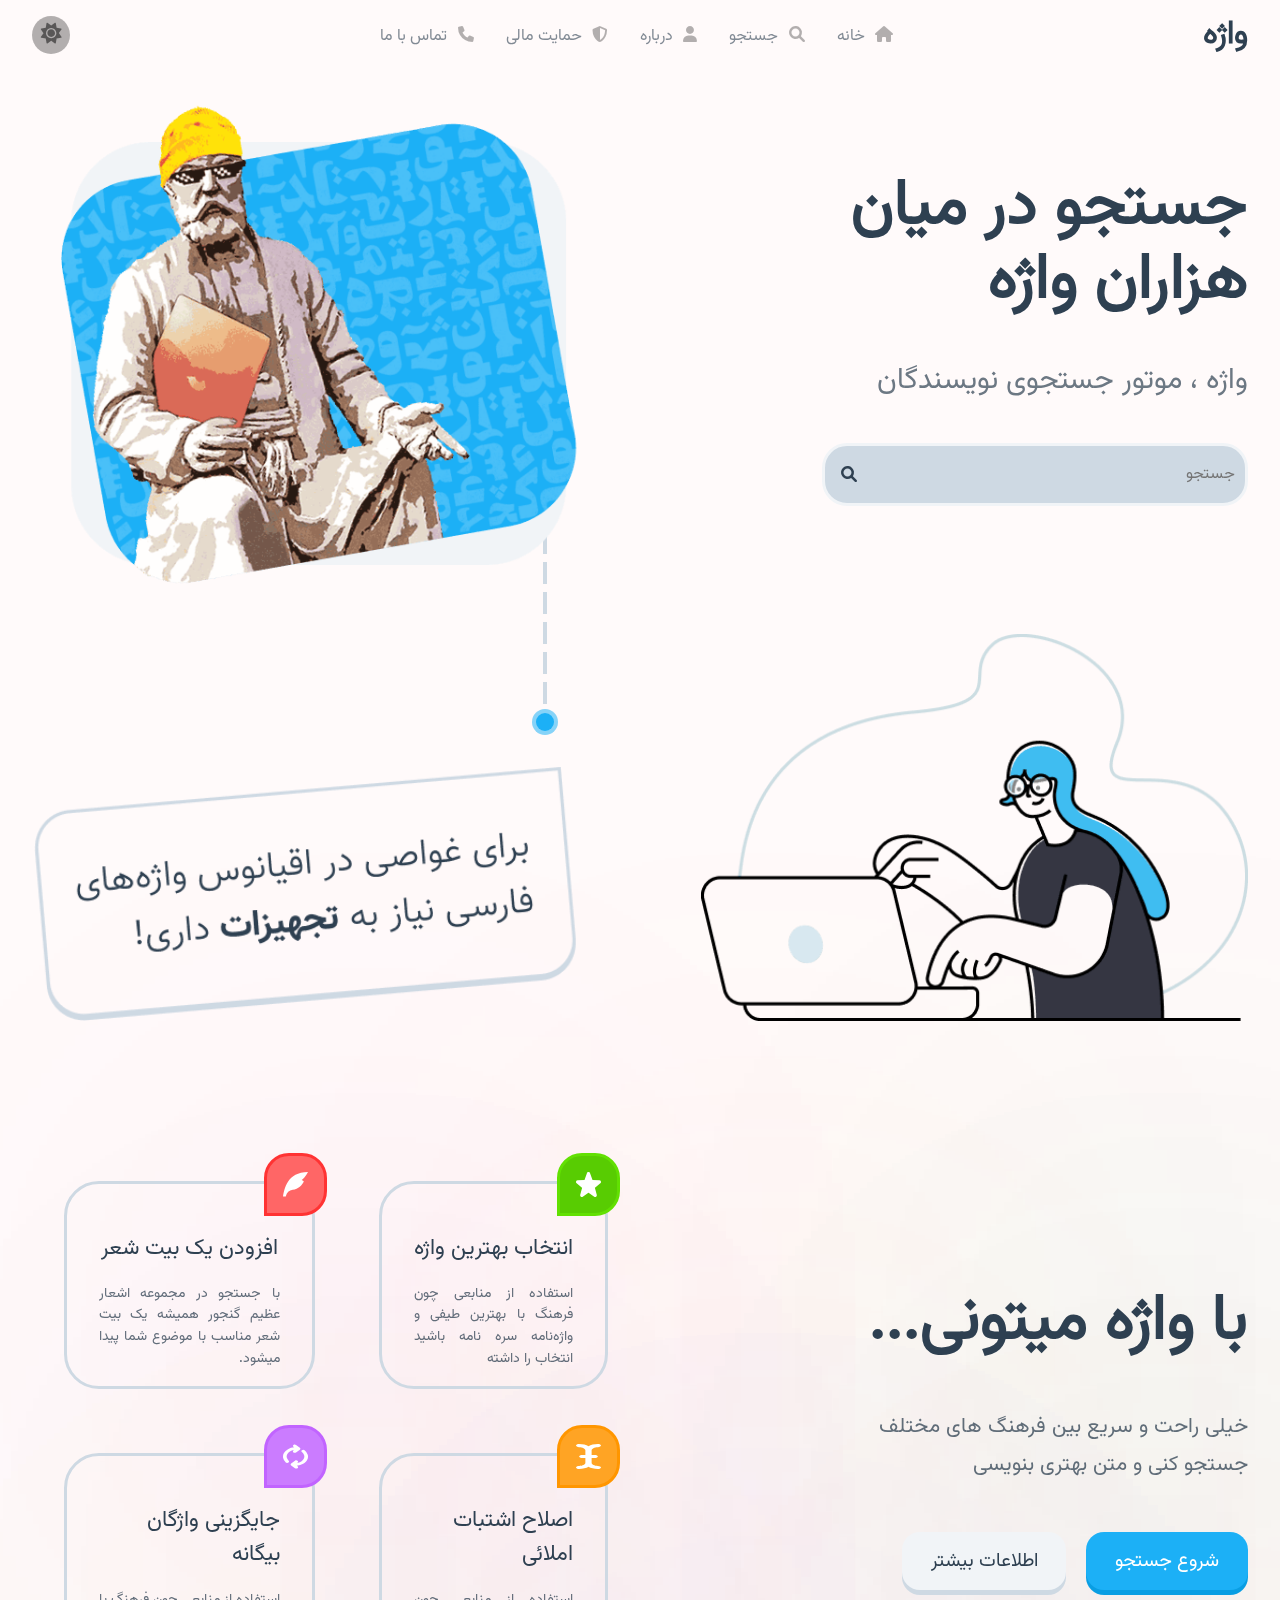
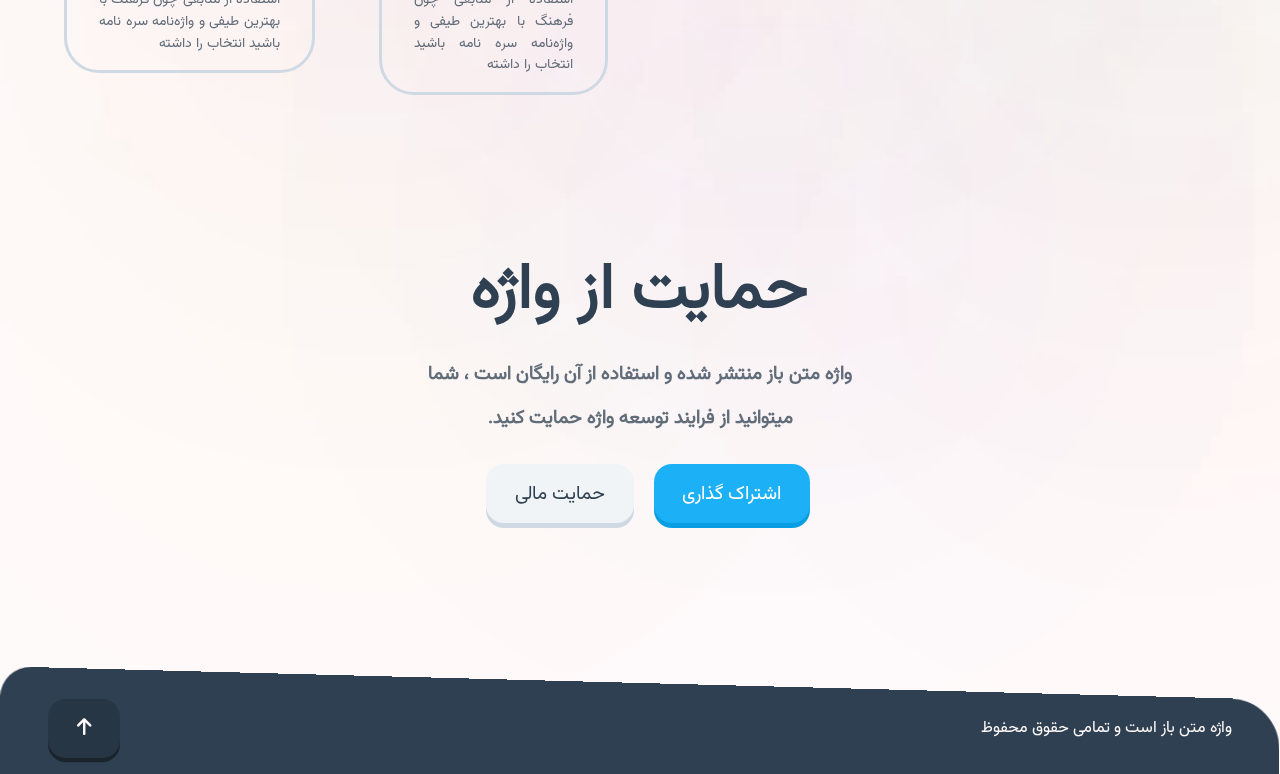
<file: index.html>
<!DOCTYPE html>
<html lang="en">
  <head>
    <meta charset="UTF-8" />
    <meta http-equiv="X-UA-Compatible" content="IE=edge" />
    <meta name="viewport" content="width=device-width, initial-scale=1.0" />

    <meta name="author" content="مبین قائمی , mobin ghaemi" />
    <meta name="desc" content="غواصی توی دنیا واژه های زیبای فارسی" />
    <meta
      name="keywords"
      content="واژه , فارسی , پارسی , فردوسی , مبین قائمی"
    />

    <meta name="theme-color" content="#fff" />

    <meta name="robots" content="follow" />
    <meta name="googlebot" content="follow" />
    <meta name="googlebot-news" content="follow" />
    <meta name="slurp" content="follow" />
    <meta name="msnbot" content="follow" />

    <title>واژه یاب طلایی</title>

    <link
      rel="shortcut icon"
      href="../Image/img/ferdowsi.png"
      type="image/x-icon"
    />
    <link rel="stylesheet" href="./font-awesome/css/all.css" />
    <link rel="stylesheet" href="./Style/style.css" />
  </head>

  <body id="body" class="">
    <main class="container">
      <div class="overlay"></div>
      <div class="modal" id="sendInformationModal">
        <div class="modal-inner">
          <div>
            <h1></h1>
            <span class="close-modal-btn"></span>
          </div>
          <div id="textBody"></div>
        </div>
      </div>
    </main>

    <main class="container">
      <section class="share-website">
        <div class="float">
          <h4>اشتراک گذاری از طریق :</h4>
          <i id="closeSec" class="fa fa-close"></i>
        </div>
        <div class="share-buttons">
          <span id="clipboard">
            <i class="fa fa-clipboard"></i>
            <span>تخته رسم</span>
          </span>
          <span id="whatsapp">
            <i class="fab fa-whatsapp"></i>
            <span>واتساپ</span>
          </span>
          <span id="telegram">
            <i class="fab fa-telegram"></i>
            <span>تلگرام</span>
          </span>
        </div>
      </section>
    </main>

    <header class="mobile-header">
      <nav>
        <div class="mobile-menu">
          <ul>
            <div class="float">
              <h5>واژه</h5>
              <button id="closeMenu"><i class="fa fa-close"></i></button>
            </div>

            <hr />

            <li>
              <a id="themeEditor">
                <i class="fa fa-sun"></i>
                <span>حالت روشن</span>
              </a>
            </li>

            <hr />

            <li>
              <a id="homeButton">
                <i class="fa fa-home"></i>
                <span>خانه</span>
              </a>
            </li>
            <li>
              <a id="searchButton">
                <i class="fa fa-search"></i>
                <span>جستجو</span>
              </a>
            </li>
            <hr />

            <li>
              <a id="aboutButton">
                <i class="fa fa-users"></i>
                <span>درباره ما</span>
              </a>
            </li>
            <li>
              <a
                id="protectButton"
                target="_blank"
                href="https://idpay.ir/protect-word"
              >
                <i class="fa fa-wallet"></i>
                <span>حمایت مالی</span>
              </a>
            </li>
            <hr />

            <li>
              <a id="contactButton">
                <i class="fa fa-phone"></i>
                <span>تماس با ما</span>
              </a>
            </li>
          </ul>
        </div>

        <div class="left">
          <button id="openMenu"><i class="fa fa-bars"></i></button>
        </div>
        <div class="right">
          <h4 class="website-text-logo">واژه</h4>
        </div>
      </nav>
    </header>

    <main class="container header-container">
      <header class="desktop-header">
        <nav>
          <div class="right">
            <h4 class="website-text-logo">واژه</h4>
          </div>
          <div class="middle">
            <ul>
              <li>
                <a id="homeButton">
                  <i class="fa fa-home"></i>
                  خانه
                </a>
              </li>
              <li>
                <a id="searchButton">
                  <i class="fa fa-search"></i>
                  جستجو
                </a>
              </li>
              <li>
                <a id="aboutButton">
                  <i class="fa fa-user"></i>
                  درباره
                </a>
              </li>
              <li>
                <a
                  id="protectButton"
                  target="_blank"
                  href="https://idpay.ir/protect-word"
                >
                  <i class="fa fa-shield"></i>
                  حمایت مالی
                </a>
              </li>
              <li>
                <a id="contactButton">
                  <i class="fa fa-phone"></i>
                  تماس با ما
                </a>
              </li>
            </ul>
          </div>
          <div class="left">
            <button id="themeEditor">
              <i class="fa fa-sun"></i>
            </button>
          </div>
        </nav>
      </header>
    </main>

    <main id="switcherContainer">
      <main class="container">
        <section class="welcome">
          <div class="right">
            <h1>
              جستجو در میان
              <br />
              هزاران واژه
            </h1>
            <p class="desc-text">واژه ، موتور جستجوی نویسندگان</p>
            <form class="search-box" id="searchBoxHome">
              <input type="search" placeholder="جستجو" />
              <button type="submit" style="background-color: #fff">
                <i class="fa fa-search"></i>
              </button>
            </form>
          </div>
          <div class="left">
            <img
              id="ferdowsi"
              src="../Image/img/ferdowsi.png"
              alt="ferdowsi pictrue"
              loading="lazy"
            />
            <canvas
              width="50px"
              height="300px"
              id="windowShade"
              loading="lazy"
            ></canvas>
          </div>
        </section>
      </main>

      <main class="container">
        <section class="ocean">
          <div class="right">
            <img
              src="../Image/img/writing.png"
              alt="a human search word"
              loading="lazy"
            />
          </div>
          <div class="left">
            <img
              src="../Image/img/message.png"
              alt="beautiful message"
              loading="lazy"
            />
          </div>
        </section>
      </main>

      <main class="container">
        <main class="downer-bg">
          <div></div>
          <div></div>
          <div></div>
          <div></div>
          <div></div>
          <div></div>
          <div></div>
          <div></div>
          <div></div>
        </main>
      </main>

      <main class="container">
        <section class="brief">
          <div class="right">
            <h1>با واژه میتونی...</h1>
            <p>
              خیلی راحت و سریع بین فرهنگ های مختلف
              <br />
              جستجو کنی و متن بهتری بنویسی
            </p>
            <div class="knob">
              <button id="startSearch">شروع جستجو</button>
              <button id="moreInfo">اطلاعات بیشتر</button>
            </div>
          </div>
          <div class="left">
            <table>
              <!-- Row one -->
              <tr>
                <td>
                  <div class="description-box">
                    <div class="star icon">
                      <img src="../Image/icon/star.svg" alt="star icon" />
                    </div>
                    <div class="content">
                      <h4>انتخاب بهترین واژه</h4>
                      <p>
                        استفاده از منابعی چون فرهنگ با بهترین طیفی و واژه‌نامه
                        سره نامه باشید انتخاب را داشته
                      </p>
                    </div>
                  </div>
                </td>
                <td>
                  <div class="description-box">
                    <div class="quill icon">
                      <img src="../Image/icon/quill.svg" alt="Quill icon" />
                    </div>
                    <div class="content">
                      <h4>افزودن یک بیت شعر</h4>
                      <p>
                        با جستجو در مجموعه اشعار عظیم گنجور همیشه یک بیت شعر
                        مناسب با موضوع شما پیدا میشود.
                      </p>
                    </div>
                  </div>
                </td>
              </tr>
              <!-- Row Two -->
              <tr>
                <td>
                  <div class="description-box">
                    <div class="cursor icon">
                      <img src="../Image/icon/cursor.svg" alt="cursor icon" />
                    </div>
                    <div class="content">
                      <h4>اصلاح اشتبات املائی</h4>
                      <p>
                        استفاده از منابعی چون فرهنگ با بهترین طیفی و واژه‌نامه
                        سره نامه باشید انتخاب را داشته
                      </p>
                    </div>
                  </div>
                </td>
                <td>
                  <div class="description-box">
                    <div class="update icon">
                      <img src="../Image/icon/update.svg" alt="update icon" />
                    </div>
                    <div class="content">
                      <h4>جایگزینی واژگان بیگانه</h4>
                      <p>
                        استفاده از منابعی چون فرهنگ با بهترین طیفی و واژه‌نامه
                        سره نامه باشید انتخاب را داشته
                      </p>
                    </div>
                  </div>
                </td>
              </tr>
            </table>
          </div>
        </section>
      </main>

      <main class="container">
        <section class="last-word">
          <h1>حمایت از واژه</h1>
          <p>
            واژه متن باز منتشر شده و استفاده از آن رایگان است ، شما
            <br />
            میتوانید از فرایند توسعه واژه حمایت کنید.
          </p>
          <div class="knob">
            <button id="shareWeb">اشتراک گذاری</button>
            <button id="protectUs">
              <a
                id="protectButton"
                target="_blank"
                href="https://idpay.ir/protect-word"
              >
                حمایت مالی
              </a>
            </button>
          </div>
        </section>
      </main>

      <footer>
        <main class="container">
          <div class="right">
            <p>واژه متن باز است و تمامی حقوق محفوظ</p>
          </div>
          <div class="left">
            <div class="knob">
              <button id="moveToTop">
                <i class="fa fa-arrow-up"></i>
              </button>
            </div>
          </div>
        </main>
      </footer>
    </main>

    <script src="../App/canvas.js"></script>
    <script src="App/script.js"></script>
    <script src="../App/class.js"></script>
    <script src="../App/app.js"></script>
  </body>
</html>
</file>
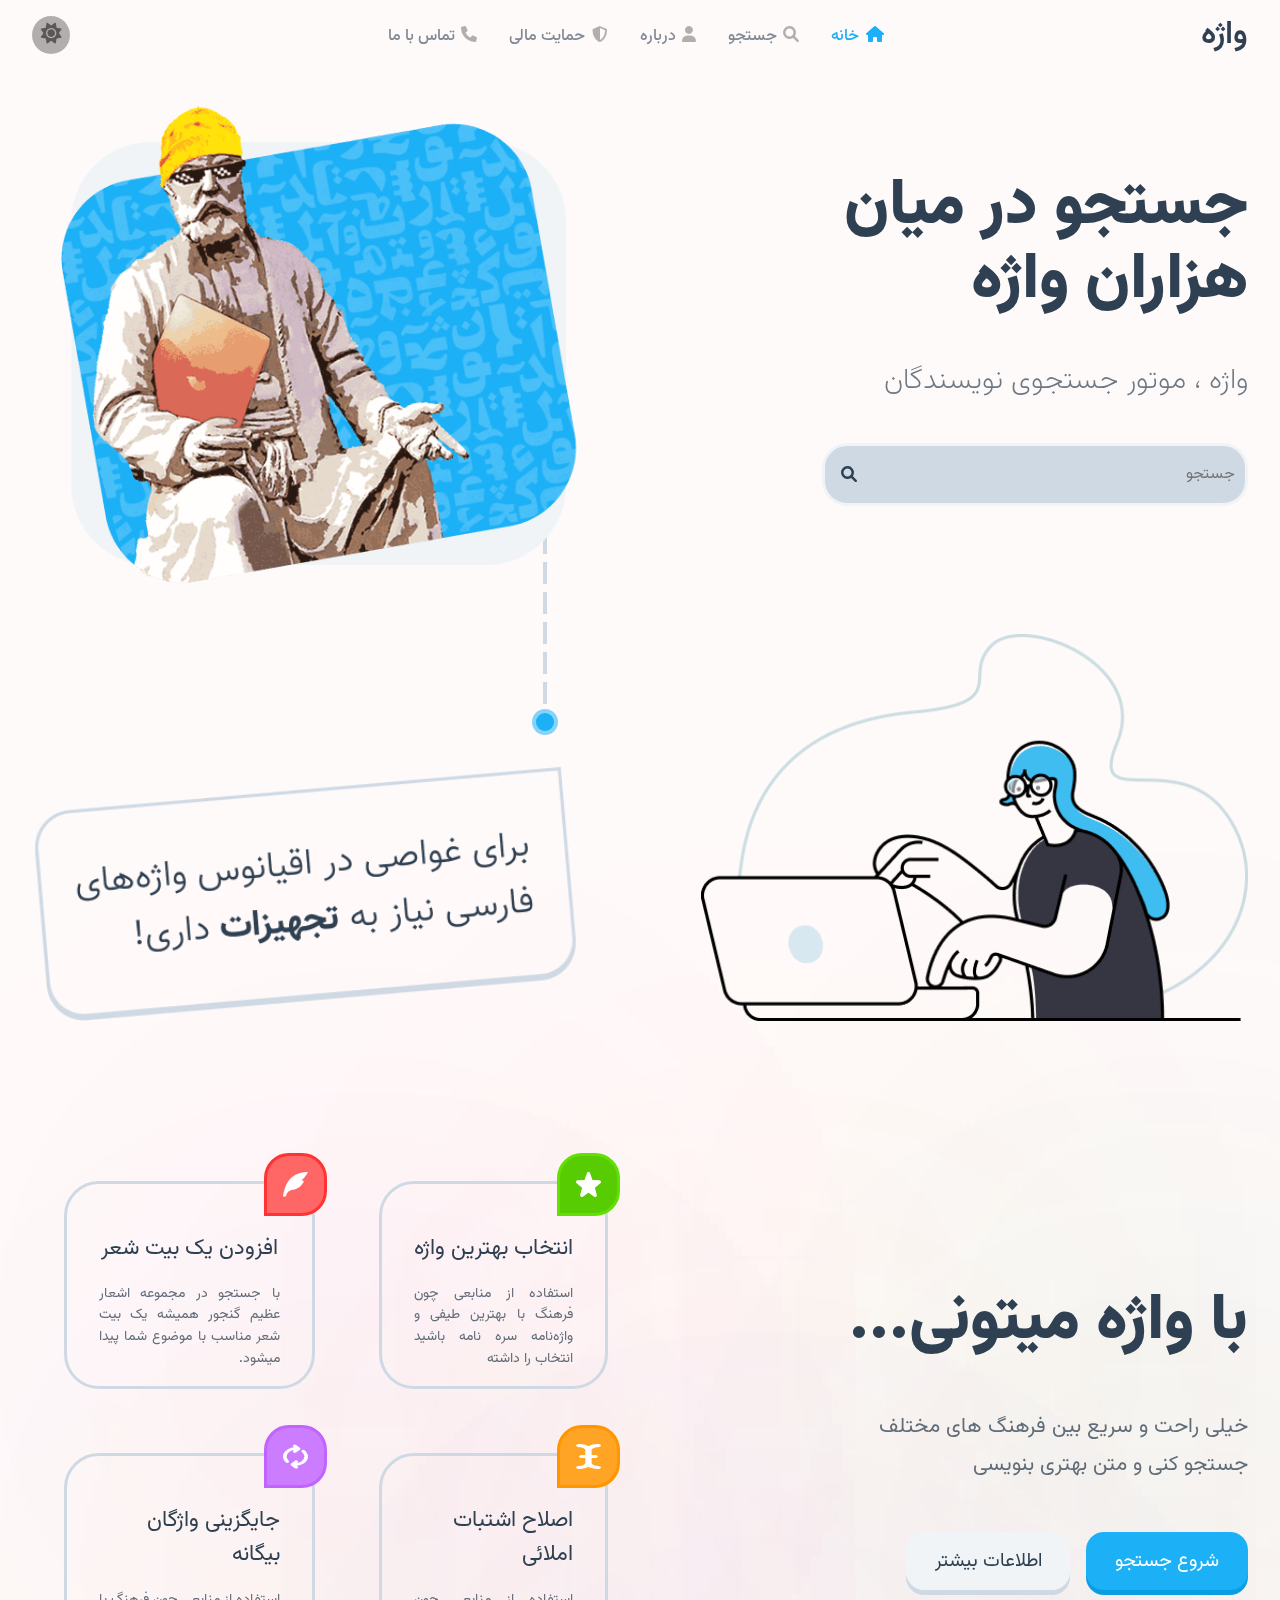
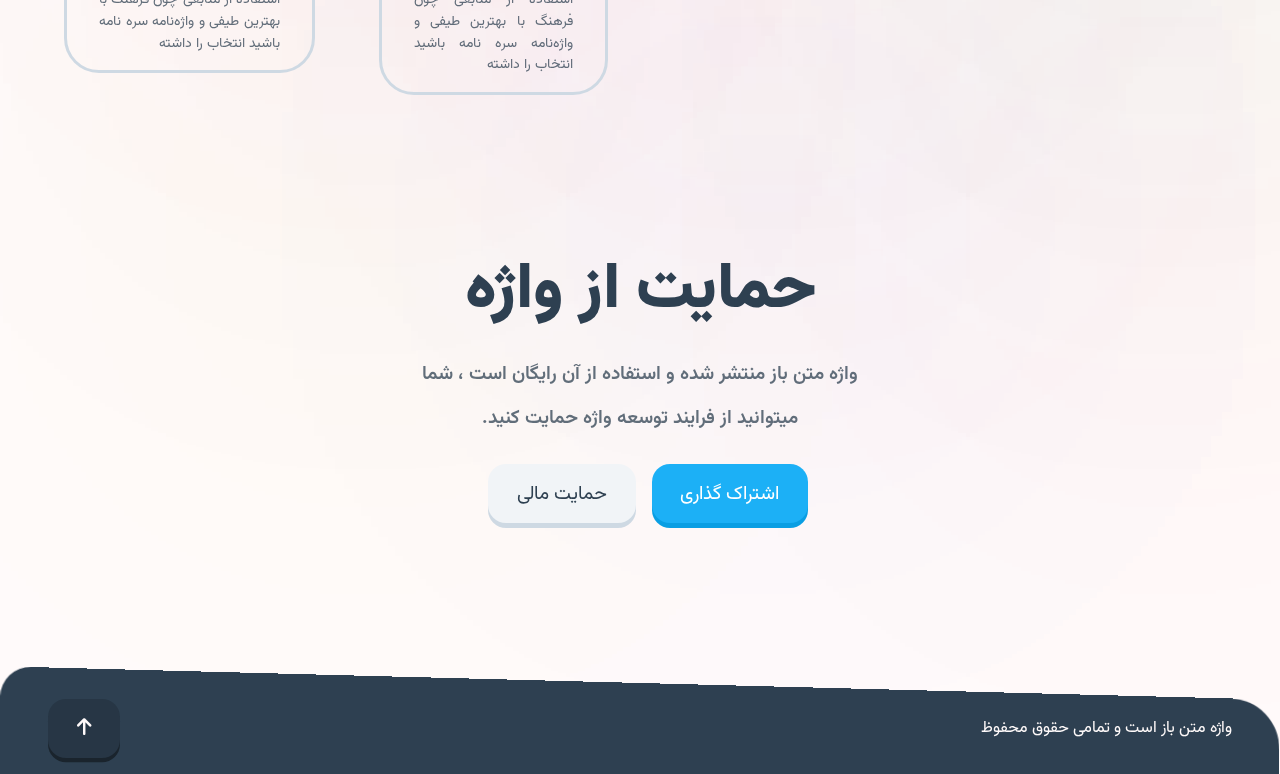
<file: Minify/index.html>
<!DOCTYPE html><html lang="en"><head><meta charset="UTF-8"><meta http-equiv="X-UA-Compatible" content="IE=edge"><meta name="viewport" content="width=device-width,initial-scale=1"><meta name="author" content="مبین قائمی , mobin ghaemi"><meta name="desc" content="غواصی توی دنیا واژه های زیبای فارسی"><meta name="keywords" content="واژه , فارسی , پارسی , فردوسی , مبین قائمی"><meta name="theme-color" content="#fff"><meta name="robots" content="follow"><meta name="googlebot" content="follow"><meta name="googlebot-news" content="follow"><meta name="slurp" content="follow"><meta name="msnbot" content="follow"><title>واژه یاب طلایی</title><link rel="shortcut icon" href="../Image/img/ferdowsi.png" type="image/x-icon"><link rel="stylesheet" href="./font-awesome/css/all.css"><link rel="stylesheet" href="./Style/style.css"></head><body id="body" class=""><main class="container"><div class="overlay"></div><div class="modal" id="sendInformationModal"><div class="modal-inner"><div><h1></h1><span class="close-modal-btn"></span></div><div id="textBody"></div></div></div></main><main class="container"><section class="share-website"><div class="float"><h4>اشتراک گذاری از طریق :</h4><i id="closeSec" class="fa fa-close"></i></div><div class="share-buttons"><span id="clipboard"><i class="fa fa-clipboard"></i><span>تخته رسم</span></span><span id="whatsapp"><i class="fab fa-whatsapp"></i><span>واتساپ</span></span><span id="telegram"><i class="fab fa-telegram"></i><span>تلگرام</span></span></div></section></main><main id="switcherContainer"><header class="mobile-header"><nav><div class="mobile-menu"><ul><div class="float"><h5>واژه</h5><button id="closeMenu"><i class="fa fa-close"></i></button></div><hr><li><a id="themeEditor"><i class="fa fa-sun"></i><span>حالت روشن</span></a></li><hr><li><a class="active" id="homeButton"><i class="fa fa-home"></i><span>خانه</span></a></li><li><a id="searchButton"><i class="fa fa-search"></i><span>جستجو</span></a></li><hr><li><a id="aboutButton"><i class="fa fa-users"></i><span>درباره ما</span></a></li><li><a id="protectButton" target="_blank" href="https://idpay.ir/protect-word"><i class="fa fa-wallet"></i><span>حمایت مالی</span></a></li><hr><li><a id="contactButton"><i class="fa fa-phone"></i><span>تماس با ما</span></a></li></ul></div><div class="left"><button id="openMenu"><i class="fa fa-bars"></i></button></div><div class="right"><h4 class="website-text-logo">واژه</h4></div></nav></header><main class="container"><header class="desktop-header"><nav><div class="right"><h4 class="website-text-logo">واژه</h4></div><div class="middle"><ul><li><a class="active" id="homeButton"><i class="fa fa-home"></i>خانه</a></li><li><a id="searchButton"><i class="fa fa-search"></i>جستجو</a></li><li><a id="aboutButton"><i class="fa fa-user"></i>درباره</a></li><li><a id="protectButton" target="_blank" href="https://idpay.ir/protect-word"><i class="fa fa-shield"></i>حمایت مالی</a></li><li><a id="contactButton"><i class="fa fa-phone"></i>تماس با ما</a></li></ul></div><div class="left"><button id="themeEditor"><i class="fa fa-sun"></i></button></div></nav></header></main><main class="container"><section class="welcome"><div class="right"><h1>جستجو در میان<br>هزاران واژه</h1><p class="desc-text">واژه ، موتور جستجوی نویسندگان</p><form class="search-box" id="searchBoxHome"><input type="search" placeholder="جستجو"><button type="submit" style="background-color:#fff"><i class="fa fa-search"></i></button></form></div><div class="left"><img id="ferdowsi" src="../Image/img/ferdowsi.png" alt="ferdowsi pictrue" loading="lazy"><canvas width="50px" height="300px" id="windowShade" loading="lazy"></canvas></div></section></main><main class="container"><section class="ocean"><div class="right"><img src="../Image/img/writing.png" alt="a human search word" loading="lazy"></div><div class="left"><img src="../Image/img/message.png" alt="beautiful message" loading="lazy"></div></section></main><main class="container"><main class="downer-bg"><div></div><div></div><div></div><div></div><div></div><div></div><div></div><div></div><div></div></main></main><main class="container"><section class="brief"><div class="right"><h1>با واژه میتونی...</h1><p>خیلی راحت و سریع بین فرهنگ های مختلف<br>جستجو کنی و متن بهتری بنویسی</p><div class="knob"><button id="startSearch">شروع جستجو</button><button id="moreInfo">اطلاعات بیشتر</button></div></div><div class="left"><table><tr><td><div class="description-box"><div class="star icon"><img src="../Image/icon/star.svg" alt="star icon"></div><div class="content"><h4>انتخاب بهترین واژه</h4><p>استفاده از منابعی چون فرهنگ با بهترین طیفی و واژه‌نامه سره نامه باشید انتخاب را داشته</p></div></div></td><td><div class="description-box"><div class="quill icon"><img src="../Image/icon/quill.svg" alt="Quill icon"></div><div class="content"><h4>افزودن یک بیت شعر</h4><p>با جستجو در مجموعه اشعار عظیم گنجور همیشه یک بیت شعر مناسب با موضوع شما پیدا میشود.</p></div></div></td></tr><tr><td><div class="description-box"><div class="cursor icon"><img src="../Image/icon/cursor.svg" alt="cursor icon"></div><div class="content"><h4>اصلاح اشتبات املائی</h4><p>استفاده از منابعی چون فرهنگ با بهترین طیفی و واژه‌نامه سره نامه باشید انتخاب را داشته</p></div></div></td><td><div class="description-box"><div class="update icon"><img src="../Image/icon/update.svg" alt="update icon"></div><div class="content"><h4>جایگزینی واژگان بیگانه</h4><p>استفاده از منابعی چون فرهنگ با بهترین طیفی و واژه‌نامه سره نامه باشید انتخاب را داشته</p></div></div></td></tr></table></div></section></main><main class="container"><section class="last-word"><h1>حمایت از واژه</h1><p>واژه متن باز منتشر شده و استفاده از آن رایگان است ، شما<br>میتوانید از فرایند توسعه واژه حمایت کنید.</p><div class="knob"><button id="shareWeb">اشتراک گذاری</button><button id="protectUs"><a id="protectButton" target="_blank" href="https://idpay.ir/protect-word">حمایت مالی</a></button></div></section></main><footer><main class="container"><div class="right"><p>واژه متن باز است و تمامی حقوق محفوظ</p></div><div class="left"><div class="knob"><button id="moveToTop"><i class="fa fa-arrow-up"></i></button></div></div></main></footer></main><script src="../App/canvas.js"></script><script src="App/script.js"></script><script src="../App/class.js"></script><script src="../App/app.js"></script></body></html>
</file>
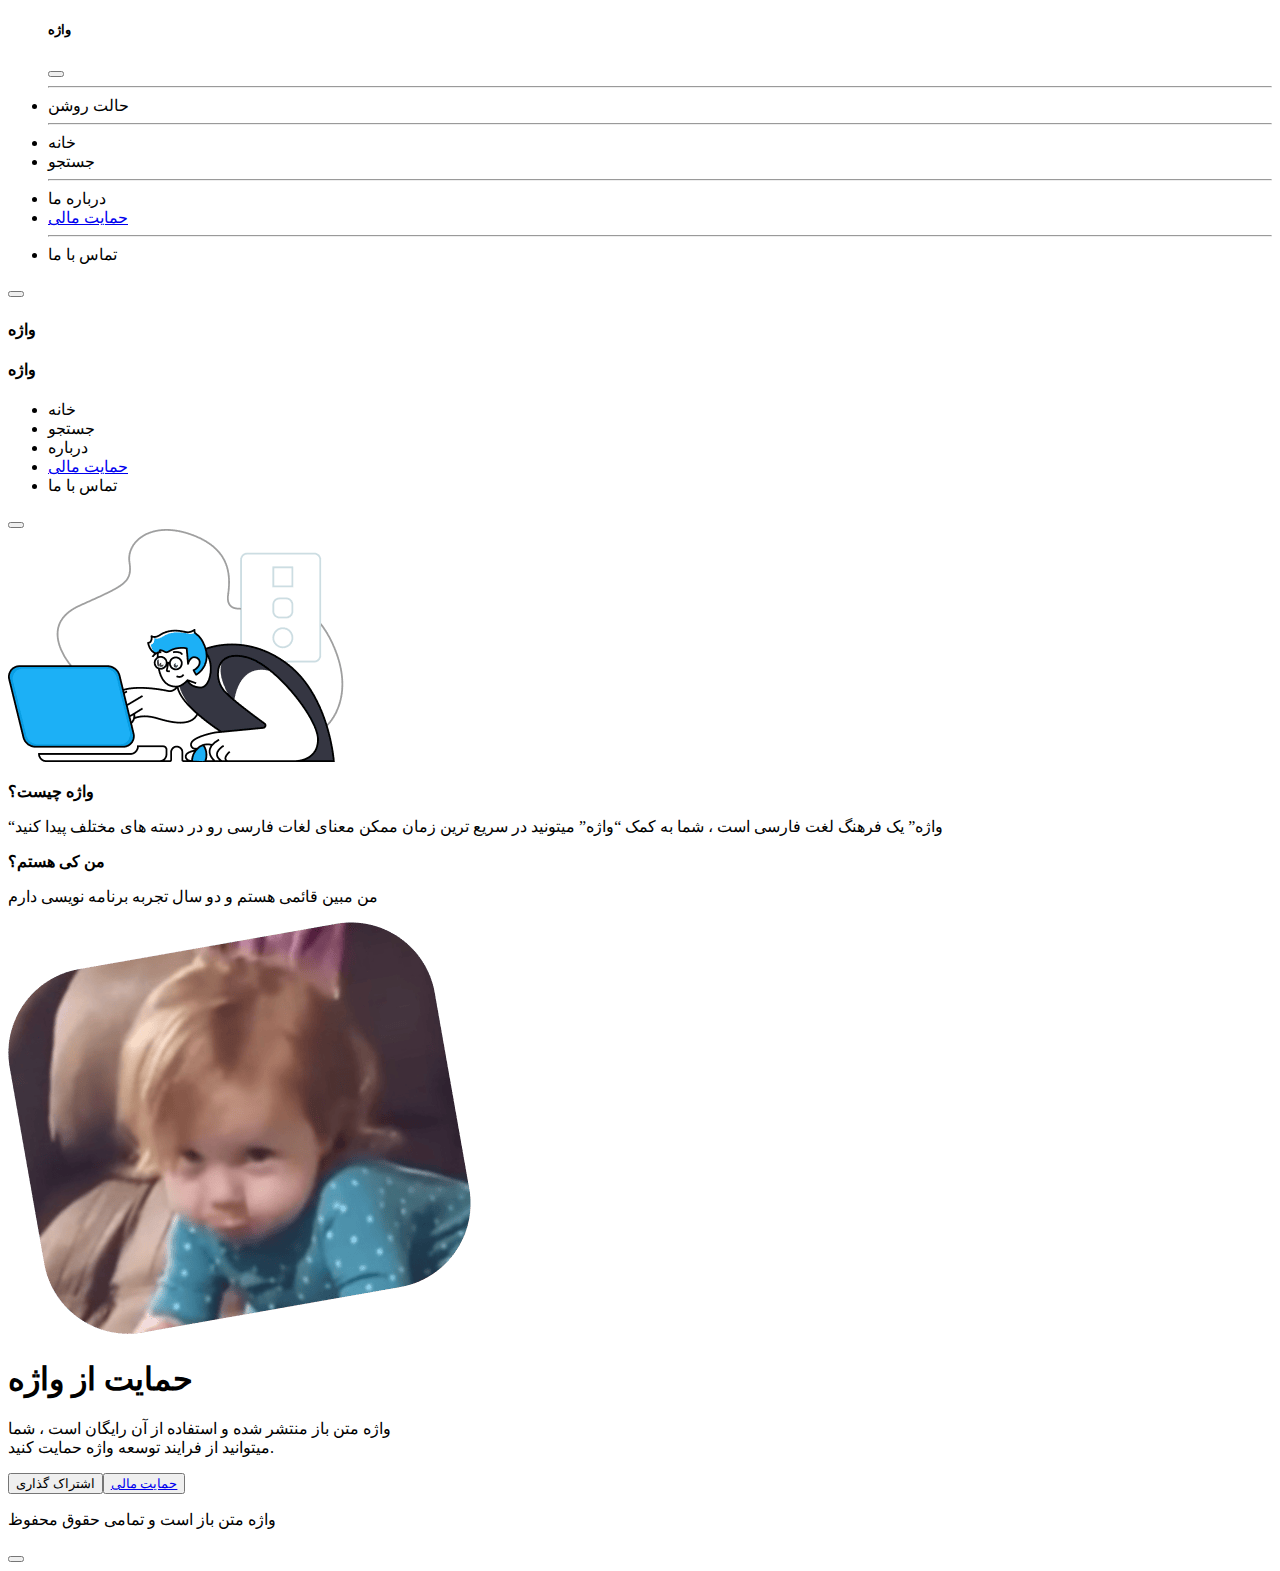
<file: Minify/Page/about.html>
<!DOCTYPE html><html lang="en"><head><meta charset="UTF-8"><meta http-equiv="X-UA-Compatible" content="IE=edge"><meta name="viewport" content="width=device-width,initial-scale=1"><title>درباره ما</title></head><body><main class="fixed-wave-bg"><div></div></main><header class="mobile-header"><nav><div class="mobile-menu"><ul><div class="float"><h5>واژه</h5><button id="closeMenu"><i class="fa fa-close"></i></button></div><hr><li><a id="themeEditor"><i class="fa fa-sun"></i><span>حالت روشن</span></a></li><hr><li><a id="homeButton"><i class="fa fa-home"></i><span>خانه</span></a></li><li><a id="searchButton"><i class="fa fa-search"></i><span>جستجو</span></a></li><hr><li><a class="active" id="aboutButton"><i class="fa fa-users"></i><span>درباره ما</span></a></li><li><a id="protectButton" target="_blank" href="https://idpay.ir/protect-word"><i class="fa fa-wallet"></i><span>حمایت مالی</span></a></li><hr><li><a id="contactButton"><i class="fa fa-phone"></i><span>تماس با ما</span></a></li></ul></div><div class="left"><button id="openMenu"><i class="fa fa-bars"></i></button></div><div class="right"><h4 class="website-text-logo">واژه</h4></div></nav></header><main class="container"><header class="desktop-header"><nav><div class="right"><h4 class="website-text-logo">واژه</h4></div><div class="middle"><ul><li><a id="homeButton"><i class="fa fa-home"></i>خانه</a></li><li><a id="searchButton"><i class="fa fa-search"></i>جستجو</a></li><li><a class="active" id="aboutButton"><i class="fa fa-user"></i>درباره</a></li><li><a id="protectButton" target="_blank" href="https://idpay.ir/protect-word"><i class="fa fa-shield"></i>حمایت مالی</a></li><li><a id="contactButton"><i class="fa fa-phone"></i>تماس با ما</a></li></ul></div><div class="left"><button id="themeEditor"><i class="fa fa-sun"></i></button></div></nav></header></main><main class="container"><section class="what-word"><div class="right"><img id="motaradef" src="../Image/img/motaradef.png" alt="motaradef image (svg)" loading="lazy"></div><div class="left"><p><strong>واژه چیست؟</strong></p><p class="what-is-the-word">“واژه” یک فرهنگ لغت فارسی است ، شما به کمک “واژه” میتونید در سریع ترین زمان ممکن معنای لغات فارسی رو در دسته های مختلف پیدا کنید</p></div></section></main><main class="container"><section class="who-iam"><div class="right"><p><strong>من کی هستم؟</strong></p><p class="who-iam-desc">من مبین قائمی هستم و دو سال تجربه برنامه نویسی دارم</p></div><div class="left"><div class="rect"><div class="rect-bg"></div><div class="img-parent"><img id="author" src="../Image/img/baby-girl.png" alt="little cute girl" loading="lazy"></div></div></div></section></main><main class="container"><main class="scattered-monochrome"><div></div></main></main><main class="container"><section class="last-word"><h1>حمایت از واژه</h1><p>واژه متن باز منتشر شده و استفاده از آن رایگان است ، شما<br>میتوانید از فرایند توسعه واژه حمایت کنید.</p><div class="knob"><button id="shareWeb">اشتراک گذاری</button><button id="protectUs"><a id="protectButton" target="_blank" href="https://idpay.ir/protect-word">حمایت مالی</a></button></div></section></main><footer><main class="container"><div class="right"><p>واژه متن باز است و تمامی حقوق محفوظ</p></div><div class="left"><div class="knob"><button id="moveToTop"><i class="fa fa-arrow-up"></i></button></div></div></main></footer></body></html>
</file>
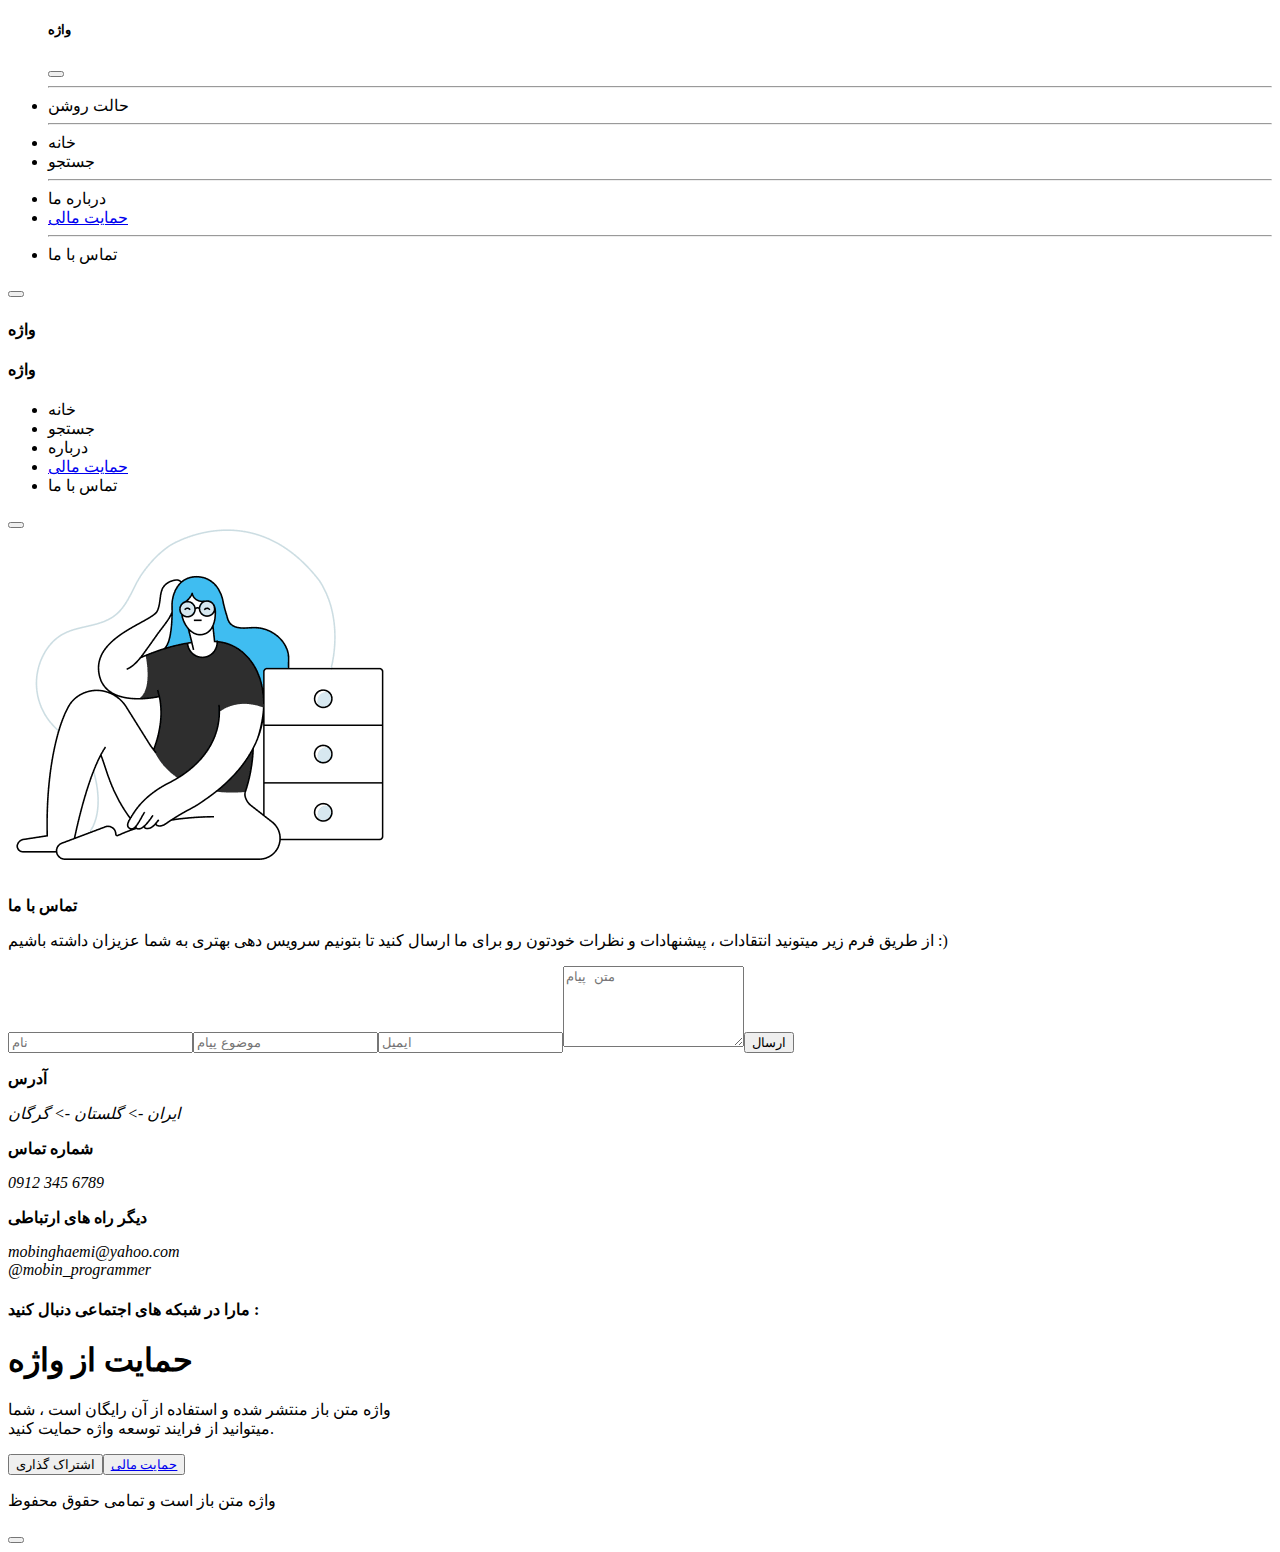
<file: Minify/Page/contact.html>
<!DOCTYPE html><html lang="en"><head><meta charset="UTF-8"><meta http-equiv="X-UA-Compatible" content="IE=edge"><meta name="viewport" content="width=device-width,initial-scale=1"><title>ارتباط</title></head><body><main class="fixed-wave-bg"><div></div></main><header class="mobile-header"><nav><div class="mobile-menu"><ul><div class="float"><h5>واژه</h5><button id="closeMenu"><i class="fa fa-close"></i></button></div><hr><li><a id="themeEditor"><i class="fa fa-sun"></i><span>حالت روشن</span></a></li><hr><li><a id="homeButton"><i class="fa fa-home"></i><span>خانه</span></a></li><li><a id="searchButton"><i class="fa fa-search"></i><span>جستجو</span></a></li><hr><li><a id="aboutButton"><i class="fa fa-users"></i><span>درباره ما</span></a></li><li><a id="protectButton" target="_blank" href="https://idpay.ir/protect-word"><i class="fa fa-wallet"></i><span>حمایت مالی</span></a></li><hr><li><a class="active" id="contactButton"><i class="fa fa-phone"></i><span>تماس با ما</span></a></li></ul></div><div class="left"><button id="openMenu"><i class="fa fa-bars"></i></button></div><div class="right"><h4 class="website-text-logo">واژه</h4></div></nav></header><main class="container"><header class="desktop-header"><nav><div class="right"><h4 class="website-text-logo">واژه</h4></div><div class="middle"><ul><li><a id="homeButton"><i class="fa fa-home"></i>خانه</a></li><li><a id="searchButton"><i class="fa fa-search"></i>جستجو</a></li><li><a id="aboutButton"><i class="fa fa-user"></i>درباره</a></li><li><a id="protectButton" target="_blank" href="https://idpay.ir/protect-word"><i class="fa fa-shield"></i>حمایت مالی</a></li><li><a class="active" id="contactButton"><i class="fa fa-phone"></i>تماس با ما</a></li></ul></div><div class="left"><button id="themeEditor"><i class="fa fa-sun"></i></button></div></nav></header></main><main class="container"><section class="what-word"><div class="right"><img src="../Image/img/intro.png" alt="introimage (svg)" loading="lazy"></div><div class="left"><p><strong>تماس با ما</strong></p><p class="what-is-the-word">از طریق فرم زیر میتونید انتقادات ، پیشنهادات و نظرات خودتون رو برای ما ارسال کنید تا بتونیم سرویس دهی بهتری به شما عزیزان داشته باشیم :)</p></div></section></main><main class="container"><section class="send-email"><div class="right"><form id="sendEmailForm" method="post"><label for="userName"><input id="userName" placeholder="نام" type="text"></label><label for="userTitle"><input id="userTitle" placeholder="موضوع پیام" type="text"></label><label for="userEmail"><input id="userEmail" placeholder="ایمیل" type="text"></label><label for="userText"><textarea id="userText" placeholder="متن پیام" cols="20" rows="5"></textarea></label><button type="submit">ارسال</button></form></div><div class="left"><div class="address"><p class="title"><i class="fa fa-map-marker"></i><strong>آدرس</strong></p><address><i class="fa fa-check"></i><span>ایران -> گلستان -> گرگان</span></address></div><div class="phone"><p class="title"><i class="fa fa-phone"></i><strong>شماره تماس</strong></p><address><i class="fa fa-check"></i><span dir="ltr">0912 345 6789</span></address></div><div class="email"><p class="title"><i class="fa fa-th-large"></i><strong>دیگر راه های ارتباطی</strong></p><address><i class="fa fa-check"></i><span dir="ltr">mobinghaemi@yahoo.com</span><br><i class="fab fa-telegram"></i><span dir="ltr">@mobin_programmer</span></address></div></div></section></main><main class="container"><section class="follow-me"><div class="right"><h4>مارا در شبکه های اجتماعی دنبال کنید :</h4></div><div class="middle"></div><div class="left"><a target="_blank" href="https://t.me/Mobin_Programmer"><i class="fab fa-telegram"></i></a><a target="_blank" href="https://www.instagram.com/mobin.ghaemi"><i class="fab fa-instagram"></i></a></div></section></main><main class="container"><main class="scattered-monochrome"><div></div></main></main><main class="container"><section class="last-word"><h1>حمایت از واژه</h1><p>واژه متن باز منتشر شده و استفاده از آن رایگان است ، شما<br>میتوانید از فرایند توسعه واژه حمایت کنید.</p><div class="knob"><button id="shareWeb">اشتراک گذاری</button><button id="protectUs"><a id="protectButton" target="_blank" href="https://idpay.ir/protect-word">حمایت مالی</a></button></div></section></main><footer><main class="container"><div class="right"><p>واژه متن باز است و تمامی حقوق محفوظ</p></div><div class="left"><div class="knob"><button id="moveToTop"><i class="fa fa-arrow-up"></i></button></div></div></main></footer></body></html>
</file>
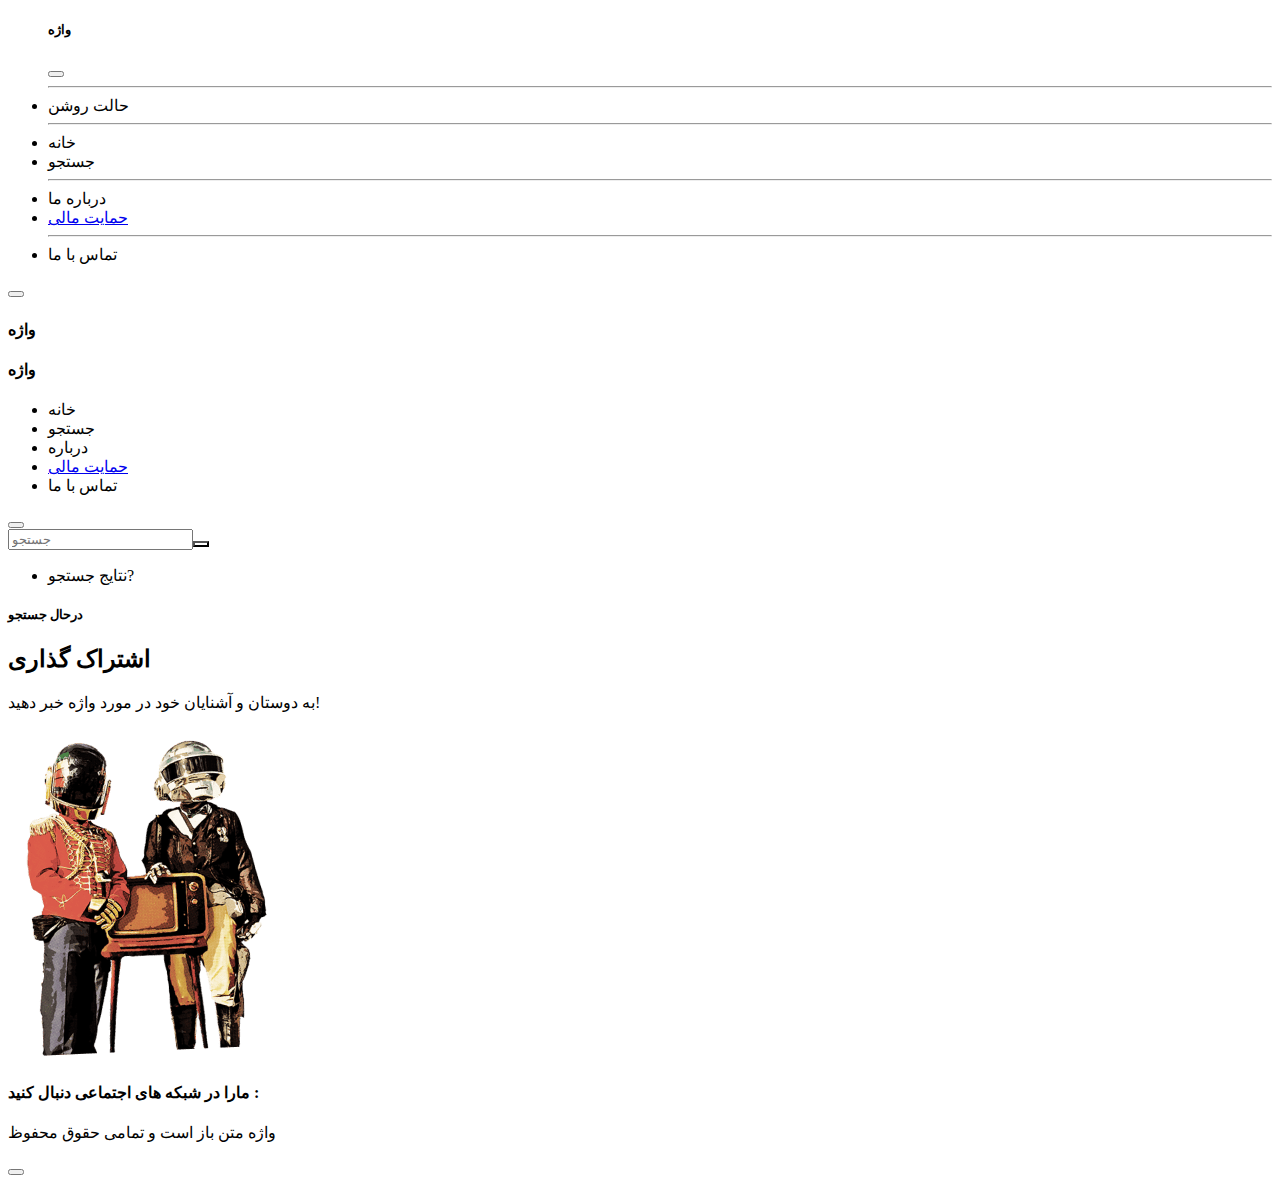
<file: Minify/Page/search.html>
<!DOCTYPE html><html lang="en"><head><meta charset="UTF-8"><meta http-equiv="X-ٰ‌UA-Compatible" content="IE=edge"><meta name="viewport" content="width=device-width,initial-scale=1"><title>جستجو میان واژه ها</title></head><body><header class="mobile-header"><nav><div class="mobile-menu"><ul><div class="float"><h5>واژه</h5><button id="closeMenu"><i class="fa fa-close"></i></button></div><hr><li><a id="themeEditor"><i class="fa fa-sun"></i><span>حالت روشن</span></a></li><hr><li><a id="homeButton"><i class="fa fa-home"></i><span>خانه</span></a></li><li><a class="active" id="searchButton"><i class="fa fa-search"></i><span>جستجو</span></a></li><hr><li><a id="aboutButton"><i class="fa fa-users"></i><span>درباره ما</span></a></li><li><a id="protectButton" target="_blank" href="https://idpay.ir/protect-word"><i class="fa fa-wallet"></i><span>حمایت مالی</span></a></li><hr><li><a id="contactButton"><i class="fa fa-phone"></i><span>تماس با ما</span></a></li></ul></div><div class="left"><button id="openMenu"><i class="fa fa-bars"></i></button></div><div class="right"><h4 class="website-text-logo">واژه</h4></div></nav></header><main class="container"><header class="desktop-header"><nav><div class="right"><h4 class="website-text-logo">واژه</h4></div><div class="middle"><ul><li><a id="homeButton"><i class="fa fa-home"></i>خانه</a></li><li><a class="active" id="searchButton"><i class="fa fa-search"></i>جستجو</a></li><li><a id="aboutButton"><i class="fa fa-user"></i>درباره</a></li><li><a id="protectButton" target="_blank" href="https://idpay.ir/protect-word"><i class="fa fa-shield"></i>حمایت مالی</a></li><li><a id="contactButton"><i class="fa fa-phone"></i>تماس با ما</a></li></ul></div><div class="left"><button id="themeEditor"><i class="fa fa-sun"></i></button></div></nav></header></main><main class="container"><section class="search-sec"><div class="search-box-parent"><form class="search-box"><input autocomplete="on" type="search" placeholder="جستجو"><i><button type="submit" style="background-color:#fff"><i class="fa fa-search"></i></button></i></form></div></section></main><main class="container"><section class="result"><nav><ul><li><a>نتایج جستجو<span class="number">?</span></a></li></ul></nav><section class="output"><div id="loadingSpinner"><div class="volume-spinner"><div class="bar bar1"></div><div class="bar bar2"></div><div class="bar bar3"></div><div class="bar bar4"></div><div class="bar bar5"></div><div class="bar bar6"></div><div class="bar bar7"></div><div class="bar bar8"></div></div><div><h5>درحال جستجو</h5></div></div><div class="grid"></div></section></section></main><main class="container"><section class="social-media"><div class="rect"><div class="gray"></div><div class="blue"><div class="right"><h2>اشتراک گذاری</h2><p>به دوستان و آشنایان خود در مورد واژه خبر دهید!</p></div><div class="left"><img src="../Image/img/daft.png" alt="daft punk"></div></div></div></section></main><main class="container"><section class="follow-me"><div class="right"><h4>مارا در شبکه های اجتماعی دنبال کنید :</h4></div><div class="middle"></div><div class="left"><a target="_blank" href="https://t.me/Mobin_Programmer"><i class="fab fa-telegram"></i></a><a target="_blank" href="https://www.instagram.com/mobin.ghaemi"><i class="fab fa-instagram"></i></a></div></section></main><footer><main class="container"><div class="right"><p>واژه متن باز است و تمامی حقوق محفوظ</p></div><div class="left"><div class="knob"><button id="moveToTop"><i class="fa fa-arrow-up"></i></button></div></div></main></footer></body></html>
</file>
<file: Style/style.css>
html,
body,
div,
span,
applet,
object,
iframe,
h1,
h2,
h3,
h4,
h5,
h6,
p,
blockquote,
pre,
a,
abbr,
acronym,
address,
big,
cite,
code,
del,
dfn,
em,
img,
ins,
kbd,
q,
s,
samp,
small,
strike,
strong,
sub,
sup,
tt,
var,
b,
u,
i,
center,
dl,
dt,
dd,
ol,
ul,
li,
fieldset,
form,
label,
legend,
table,
caption,
tbody,
tfoot,
thead,
tr,
th,
td,
article,
aside,
canvas,
details,
embed,
figure,
figcaption,
footer,
header,
hgroup,
menu,
nav,
output,
ruby,
section,
summary,
time,
mark,
audio,
video,
input {
  margin: 0;
  padding: 0;
  border: 0;
  font-size: 100%;
  font: inherit;
  vertical-align: baseline;
  outline: none;
  text-decoration: none;
}
article,
aside,
details,
figcaption,
figure,
footer,
header,
hgroup,
menu,
nav,
section {
  display: block;
}
body {
  line-height: 1;
}
ol,
ul {
  list-style: none;
}
blockquote,
q {
  quotes: none;
}
blockquote:before,
blockquote:after,
q:before,
q:after {
  content: "";
  content: none;
}
table {
  border-collapse: collapse;
  border-spacing: 0;
}
@font-face {
  font-family: vazir;
  src: url("../Font/webfonts/Vazirmatn-FD-Regular.woff2") format("woff2");
  font-weight: 400;
  font-style: normal;
  font-display: swap;
}
:root {
  --light-bg-color: snow;
  --dark-bg-color: black;
  --light-font-color: #2e4051;
  --dark-font-color: #ecf0f1;
  --light-mobile-menu-color: #ecf0f1;
  --light-mobile-menu-color: #333;
}
section.who-iam,
section.what-word,
.follow-me .left,
.follow-me,
section.search-sec div.helper,
footer > .container,
section.brief,
section.ocean,
section.welcome,
header nav ul,
header nav,
.mobile-header .float,
section.share-website .float,
section.social-media div.rect div.blue {
  display: flex;
  justify-content: space-between;
}
section.who-iam > div,
section.what-word > div,
.follow-me .left > div,
.follow-me > div,
section.search-sec div.helper > div,
footer > .container > div,
section.brief > div,
section.ocean > div,
section.welcome > div,
header nav ul > div,
header nav > div,
.mobile-header .float > div,
section.share-website .float > div,
section.social-media div.rect div.blue > div {
  display: grid;
  justify-content: center;
}
section.who-iam > *,
section.what-word > *,
section.brief > *,
section.ocean > *,
section.welcome > * {
  width: 50%;
}
section.brief > div.right,
section.welcome > div.right {
  display: flex;
  flex-direction: column;
  justify-content: initial;
  align-items: initial;
  gap: 3rem;
}
.search-box {
  position: relative;
}
.search-box input {
  padding: 1rem 0.6rem;
  width: 70%;
  border: 3px solid #f1f4f7;
  border-radius: 25px;
  background-color: #ced9e3;
}
.search-box button[type="submit"] {
  all: unset;
  position: absolute;
  left: 17%;
  top: 23px;
  cursor: pointer;
  background: rgba(0, 0, 0, 0) !important;
}
button {
  padding: 0.9rem 1.8rem;
  border: none;
  border-radius: 18px;
  font-size: 1.2rem;
}
section.send-email form button[type="submit"],
section.last-word div.knob button:nth-child(1),
section.brief > div.right button:nth-child(1),
#not-found-container div.knob button:nth-child(2) {
  background-color: #1cb0f6;
  box-shadow: 0px 5px 0px #099ee3;
  color: white;
}
section.search-sec div.helper > div.left div.knob button,
section.last-word div.knob button:nth-child(2),
section.brief > div.right button:nth-child(2),
#not-found-container div.knob button:nth-child(1) {
  background-color: #f1f4f7;
  box-shadow: 0px 5px 0px #ced9e3;
}
section.search-sec div.helper > div.left div.knob button,
section.last-word div.knob button:nth-child(2),
section.brief > div.right button:nth-child(2),
#not-found-container div.knob button:nth-child(1) {
  background-color: #f1f4f7;
  box-shadow: 0px 5px 0px #ced9e3;
}
footer > .container > div.left div.knob button {
  background: #273645;
  box-shadow: 0px 4.3067px 0px #1a242d;
  color: snow;
}
section.brief > div.left div.description-box {
  position: relative;
  border: 3px solid #ced9e3;
  border-radius: 35px;
  padding: 1rem 2rem;
  display: flex;
  flex-direction: initial;
  justify-content: initial;
  align-items: initial;
  gap: 2rem;
}
section.brief > div.left div.description-box div.icon {
  position: absolute;
  border-radius: 25px 25px 25px 0px;
  display: inline-block;
  padding: 1rem;
  top: -31px;
  right: -15px;
}
section.brief > div.left div.description-box div.icon img {
  display: flex;
  flex-direction: initial;
  justify-content: center;
  align-items: center;
  gap: 0;
  width: 25px;
  height: 25px;
}
section.brief > div.left div.description-box div.content {
  display: flex;
  flex-direction: column;
  justify-content: center;
  align-items: center;
  gap: 1rem;
}
section.brief > div.left div.description-box div.content > h4 {
  margin-top: 2rem;
}
section.brief > div.left div.description-box div.content > p {
  text-align: justify;
  line-height: 21.88px;
  font-size: 0.9rem;
  opacity: 0.75;
}
section.social-media div.rect {
  position: relative;
}
section.social-media div.rect div.gray {
  position: absolute;
  background-color: #f1f4f7;
  width: 100%;
  height: 200px;
  border-radius: 65px;
}
section.social-media div.rect div.blue {
  width: 100%;
  align-items: center;
  justify-content: space-around;
  background: url(../../Image/img/halftone.png), #3ebcf7;
  border-radius: 75px;
  transform: matrix(1, -0.04, 0.03, 1, 0, 0);
  padding: 1rem;
}
section.social-media div.rect div.blue .right {
  justify-content: initial !important;
}
section.social-media div.rect div.blue .right h2 {
  text-shadow: 0px 5px 0px rgba(0, 0, 0, 0.25);
  transform: rotate(-3.18deg);
  font-weight: 400 !important;
  line-height: 78px;
}
section.social-media div.rect div.blue .right p {
  opacity: 0.9;
  font-weight: 400;
  font-size: 1.5rem;
  line-height: 38px;
  transform: rotate(-3.79deg);
}
section.social-media div.rect div.blue .left {
  display: flex;
  justify-content: left;
}
section.social-media div.rect div.blue .left img {
  width: 70%;
}
section.social-media i.fab {
  background-color: #f1f4f7;
  color: #2e4051 !important;
  padding: 0.8rem 1rem;
  box-shadow: 0px 4px 0px #d1d9e0;
  border-radius: 16px;
  font-size: 2rem;
}
::selection,
::-moz-selection {
  background-color: orangered;
  color: black;
}
* {
  user-select: none;
}
.words * {
  user-select: text !important;
}
.header-container {
  width: 100%;
}
ul,
button,
img {
  user-select: none;
  -moz-user-select: none;
  -webkit-user-select: none;
  -ms-user-select: none;
}
.container {
  max-width: 1280px;
  padding: 0 2rem;
  margin: auto;
}
html {
  direction: rtl;
}
body {
  font-family: vazir;
  display: flex;
  flex-direction: column;
  justify-content: space-between;
  align-items: stretch;
  background: var(--light-bg-color);
}
* {
  color: var(--light-font-color);
  font-size: 100%;
  font-family: inherit;
  box-sizing: border-box;
}
h1 {
  font-size: 4rem;
  font-weight: 900;
  line-height: 1.15;
}
h2 {
  font-size: 3rem;
  font-weight: 900;
  line-height: 1.15;
}
h4 {
  font-size: 1.4rem;
  line-height: 34.38px;
  font-weight: 400;
}
h5 {
  font-size: 1.2rem;
  line-height: 34.38px;
  text-align: center;
}
button {
  cursor: pointer;
}
strong {
  font-weight: 900;
  font-size: 1.2rem;
  list-style: 28px;
}
details summary {
  cursor: pointer;
  padding: 1rem;
  text-align: center;
  border: 1.5px solid rgba(189, 195, 199, 0.1921568627);
  border-radius: 5px;
}
details p {
  color: teal;
  opacity: 1;
}
.dark {
  background-color: #282a36;
  color: #f8f8f2;
}
.dark * {
  color: #f8f8f2;
}
.dark input,
.dark textarea {
  background-color: #44475a;
  color: black;
}
.dark .knob * {
  color: black !important;
}
.dark .fixed-wave-bg {
  visibility: hidden;
}
.dark .output * {
  color: #282a36;
}
.dark .mobile-menu ul {
  background-color: #333 !important;
}
.dark .mobile-menu ul * {
  color: black !important;
}
.dark .modal {
  background-color: #44475a !important;
}
.dark #openMenu * {
  background-color: #44475a !important;
}
:root {
  --cofee-color: gray;
}
#loadingSpinner {
  width: 48px;
  height: 40px;
  margin-top: 30px;
  display: inline-block;
  position: relative;
  background: var(--cofee-color);
  border-radius: 15% 15% 35% 35%;
}
#loadingSpinner::after {
  content: "";
  box-sizing: border-box;
  position: absolute;
  left: 45px;
  top: 8px;
  border: 4px solid var(--cofee-color);
  width: 16px;
  height: 20px;
  border-radius: 0 4px 4px 0;
}
#loadingSpinner::before {
  content: "";
  position: absolute;
  width: 1px;
  height: 10px;
  color: var(--cofee-color);
  top: -15px;
  left: 11px;
  box-sizing: border-box;
  animation: animloader 1s ease infinite;
}
@keyframes animloader {
  0% {
    box-shadow: 2px 0px rgba(255, 0, 0, 0), 12px 0px rgb(150, 150, 150),
      20px 0px rgba(255, 255, 255, 0);
  }
  50% {
    box-shadow: 2px -5px rgba(150, 150, 150, 0.5),
      12px -3px rgba(150, 150, 150, 0.5), 20px -2px rgba(150, 150, 150, 0.6);
  }
  100% {
    box-shadow: 2px -8px rgba(150, 150, 150, 0),
      12px -5px rgba(150, 150, 150, 0), 20px -5px rgba(150, 150, 150, 0);
  }
}
section.share-website {
  margin: auto;
  opacity: 0;
  background-color: #44475a;
  width: max-content !important;
  height: 50vh;
  padding: 1rem;
  transition: 0.5s opacity;
  position: fixed;
  z-index: -100;
  inset: 0;
  text-align: center;
}
section.share-website * {
  padding: 0.5rem;
}
section.share-website h4 {
  text-align: right;
  margin-right: 5rem;
}
section.share-website span > span,
section.share-website h4 {
  color: snow;
  display: block;
  margin-top: 0.5rem;
}
section.share-website :is(i.fa, i.fab) {
  font-size: 4rem;
  cursor: pointer;
}
section.share-website i.fa-telegram {
  color: #7ed6df;
}
section.share-website i.fa-whatsapp {
  color: lime;
}
section.share-website i.fa-clipboard {
  color: snow;
}
section.share-website .float {
  padding: 0.5rem;
}
section.share-website .float i {
  margin-top: 0.5rem;
  margin-left: 5rem;
  color: red;
}
section.share-website .share-buttons {
  display: flex;
  flex-direction: row;
  justify-content: space-around;
  align-items: center;
  gap: 1.5rem;
}
section.share-website i {
  transition: 0.35s transform;
}
section.share-website i:hover {
  transform: scale(1.5);
}
#not-found-container {
  display: flex;
}
#not-found-container > .container:nth-child(1) {
  position: absolute;
  z-index: -1;
}
#not-found-container > .container:nth-child(1) .top-background {
  position: absolute;
  z-index: -1;
  width: 100%;
  display: flex;
  justify-content: center;
}
#not-found-container
  > .container:nth-child(1)
  .top-background
  .blue-background {
  position: absolute;
  z-index: -1;
  background-color: #1cb0f6;
  box-shadow: 0 0 2px 10px #1697d3;
  filter: blur(256.29px);
  padding: 8rem;
}
#not-found-container > .container:nth-child(2) {
  display: flex;
  flex-direction: column;
  justify-content: center;
  align-items: center;
  gap: 5rem;
}
#not-found-container div.knob button {
  margin-left: -6px;
}
#not-found-container div.knob button:nth-child(1) {
  border-radius: 0 27.3231px 27.3231px 0;
}
#not-found-container div.knob button:nth-child(2) {
  border-radius: 27.3231px 0px 0px 27.3231px;
}
#not-found-container h1 {
  font-size: 5rem !important;
}
#not-found-container p {
  font-weight: 400;
  font-size: 2rem;
  line-height: 59px;
  color: #2e4051;
  opacity: 0.75;
}
.modal {
  pointer-events: none;
  position: fixed;
  top: 50%;
  right: 50%;
  transform-origin: center;
  transform: translate(50%, -50%) scaleX(0.9) scaleY(0.9);
  border-radius: 0.5rem;
  background-color: rgb(255, 255, 255);
  opacity: 0;
  box-shadow: 0 20px 25px -5px rgba(0, 0, 0, 0.1),
    0 8px 10px -6px rgba(0, 0, 0, 0.1);
  transition-property: color, background-color, border-color,
    text-decoration-color, fill, stroke, opacity, box-shadow, transform, filter,
    backdrop-filter;
  transition-duration: 500ms;
  transition-timing-function: cubic-bezier(0.4, 0, 0.2, 1);
  z-index: 9999;
  width: 70%;
}
.modal .modal-inner {
  padding: 1rem;
}
@media only screen and (max-width: 980px) {
  .modal {
    width: 80%;
  }
}
@media only screen and (max-width: 768px) {
  .modal {
    width: 90%;
  }
}
.modal.active {
  pointer-events: auto;
  transform: translate(50%, -50%) scaleX(1) scaleY(1);
  opacity: 1;
}
.overlay {
  pointer-events: none;
  position: fixed;
  top: 0px;
  right: 0px;
  height: 100vh;
  width: 100vw;
  background-color: rgba(45, 46, 54, 0.5);
  opacity: 0;
  backdrop-filter: blur(4px);
  transition-property: opacity;
  transition-timing-function: cubic-bezier(0.4, 0, 0.2, 1);
  transition-duration: 150ms;
  margin: 0 !important;
  padding: 0 !important;
  z-index: 9998;
}
.overlay.active {
  pointer-events: auto;
  opacity: 1;
}
.close-modal-btn {
  position: absolute;
  top: 1rem;
  right: 1rem;
  font-size: 1.875rem;
  line-height: 2.25rem;
  cursor: pointer;
  overflow: hidden;
}
.close-modal-btn::before {
  content: "×";
  transition: transform ease 250ms;
  display: inline-block;
}
.close-modal-btn:hover::before {
  transform: rotate(90deg);
}
.modal h1 {
  font-size: 1.6rem;
  margin-top: 2.5rem;
  margin-bottom: 0.5rem;
}
.mobile-header {
  display: none;
}
.mobile-header hr {
  width: 80%;
  color: #bdc3c7;
}
.mobile-header .float {
  align-items: center;
  margin: 1rem;
}
.mobile-header nav {
  position: relative;
  padding: 0.6rem 1rem;
}
.mobile-header button#openMenu {
  all: unset;
}
.mobile-header button#openMenu i.fa {
  padding: 0.75rem 1rem;
  font-size: 1.5rem;
  border-radius: 5px;
  background-color: #f1f4f7;
  box-shadow: 0px 5px 0px #ced9e3;
}
.mobile-header button#closeMenu {
  all: unset;
}
.mobile-header button#closeMenu i.fa {
  padding: 0.75rem 1rem;
  border-radius: 5px;
  font-size: 2rem;
  font-weight: 900;
  color: orangered;
}
.mobile-header .mobile-menu {
  position: fixed;
  top: 0;
  right: 0;
  z-index: 9;
  transition: 0.4s width;
  border-radius: 0px;
}
.mobile-header .mobile-menu ul {
  white-space: nowrap;
  width: 0vw;
  overflow: hidden;
  transition: 0.2s width;
  background-color: #ecf0f1;
  position: fixed;
  top: 0;
  right: 0;
  z-index: 10;
  height: 100vh;
  display: block;
}
.mobile-header .mobile-menu ul li {
  padding: 1rem 0;
  background-color: #fff;
  margin: 1rem;
  background-color: snow;
  border-radius: 5px;
}
.mobile-header .mobile-menu ul li i.fa {
  padding-left: 0.5rem;
}
.mobile-header .mobile-menu ul li * {
  opacity: 1;
}
.mobile-header .mobile-menu ul li span {
  width: 80%;
  display: inline-block;
}
header i {
  margin-left: 0.4rem;
  color: rgba(0, 0, 0, 0.5);
}
header nav {
  padding: 1rem 0;
  align-items: center;
}
header nav .website-text-logo {
  font-size: 2rem;
  font-weight: 600;
}
header nav ul li > a {
  padding: 1rem;
  opacity: 0.6;
  font-weight: 500;
}
header button#themeEditor {
  all: unset;
  display: inline-block;
  padding: 1.2rem;
  line-height: 22px;
  background-color: rgba(0, 0, 0, 0.3);
  position: relative;
  border-radius: 50%;
  cursor: pointer;
}
header button#themeEditor i {
  font-size: 1.3rem;
  position: absolute;
  top: 8px;
  left: 3px;
}
section.welcome {
  align-items: center;
}
section.welcome > div.left {
  position: relative;
}
section.welcome > div.left img {
  width: 100%;
}
section.welcome > div.left canvas#windowShade {
  position: absolute;
  z-index: -1;
  bottom: -185px;
  right: 60px;
}
section.welcome > div.right p.desc-text {
  font-size: 1.8rem;
  opacity: 0.7;
  font-weight: 200;
}
section.welcome .search-box {
  display: flex;
}
section.welcome .search-box button {
  left: 33%;
}
section.ocean {
  align-items: flex-end;
}
section.ocean > div {
  display: flex;
  justify-content: right;
}
section.ocean > div.left {
  justify-content: left;
}
section.ocean img {
  width: 90%;
}
section.ocean > div.left {
  padding-top: 10rem;
}
section.brief {
  align-items: center;
  margin-top: 8rem;
}
section.brief > div.right h1 {
  text-align: right;
}
section.brief > div.right > p {
  font-size: 1.3rem;
  line-height: 38px;
  opacity: 0.75;
}
section.brief > div.right button {
  margin-left: 1rem;
}
section.brief > div.left table tr,
section.brief > div.left table td {
  padding: 2rem;
}
section.brief > div.left div.icon.star {
  background-color: #58cc02;
  border: 3px solid #62e002;
}
section.brief > div.left div.icon.quill {
  background-color: #ff6666;
  border: 3px solid #ff3333;
}
section.brief > div.left div.icon.cursor {
  background-color: #ffa424;
  border: 3px solid #ff9600;
}
section.brief > div.left div.icon.update {
  background-color: #cb7cff;
  border: 3px solid #c164ff;
}
section.last-word {
  display: flex;
  flex-direction: column;
  justify-content: initial;
  align-items: center;
  gap: 1.5rem;
  margin: 8rem 0;
}
section.last-word > p {
  line-height: 43.75px;
  opacity: 0.75;
  font-size: 1.2rem;
  text-align: center;
  font-weight: 600;
}
section.last-word div.knob button {
  margin-left: 1rem;
}
footer::before {
  content: "";
  background-color: #2e4051;
  transform: rotate(1.5deg) translateY(2rem);
  position: absolute;
  bottom: 0;
  right: 0;
  width: 100%;
  height: 100%;
  z-index: -1;
  border-radius: 30px 50px 0px 0px;
}
footer {
  position: relative;
  max-width: 1360px;
  margin: 0 auto;
  overflow: hidden;
  padding: 3rem 1rem 1rem 1rem;
  margin: 5rem auto 0;
}
footer > .container {
  align-items: center;
}
footer > .container * {
  color: snow;
}
.downer-bg {
  padding: 15rem 0;
  position: absolute;
  z-index: -2;
  display: grid;
  grid-template-columns: auto auto auto;
  gap: 5rem 15rem;
}
.downer-bg > div {
  filter: blur(256px);
  padding: 5rem;
  opacity: 0.35;
}
.downer-bg > div:nth-child(1) {
  background-color: green;
}
.downer-bg > div:nth-child(2) {
  background-color: orange;
}
.downer-bg > div:nth-child(3) {
  background-color: deeppink;
}
.downer-bg > div:nth-child(4) {
  background-color: teal;
}
.downer-bg > div:nth-child(5) {
  background-color: pink;
}
.downer-bg > div:nth-child(6) {
  background-color: indigo;
}
.downer-bg > div:nth-child(7) {
  background-color: orangered;
}
.downer-bg > div:nth-child(8) {
  background-color: blue;
}
.downer-bg > div:nth-child(9) {
  background-color: yellow;
}
.active {
  color: #1cb0f6;
  opacity: 1;
}
.active i {
  color: #1cb0f6;
}
section.search-sec {
  margin-top: 2rem;
  margin-bottom: 2rem;
}
section.search-sec div.helper {
  align-items: center;
  margin: 1rem 0 1.2rem;
}
section.search-sec div.helper > div.right > p > span {
  background: #dfbbf6;
  box-shadow: 0px 3px 0px #d699ff;
  border-radius: 10px;
  padding: 0.3rem;
}
section.search-sec div.helper > div.left div.knob button {
  padding: 0.5rem 1rem !important;
  font-size: 0.8rem;
}
section.search-sec .search-box-parent .search-box {
  display: flex;
  justify-content: center;
}
section.result {
  border: 3px solid #ced9e3;
  box-shadow: 0px 2px 0px #ced9e3;
  border-radius: 35px;
}
section.result > nav {
  padding: 1rem;
  border-bottom: 3px solid #ced9e3;
}
section.result > nav > ul {
  display: flex;
  flex-direction: row;
  justify-content: initial;
  align-items: initial;
  gap: 3rem;
}
section.result > nav > ul li > a {
  padding: 1rem;
}
section.result > nav > ul li > a span {
  width: 34.45px;
  height: 21.25px;
  background: #1cb0f6;
  color: white;
  padding: 0.3rem;
  border-radius: 6px;
  cursor: auto;
}
section.result .output {
  display: flex;
  flex-direction: column;
  justify-content: initial;
  align-items: center;
  gap: 0;
  padding: 2rem;
}
section.result .output .not-words {
  width: 100%;
  display: flex;
  flex-direction: column;
  gap: 1rem;
  align-items: center;
}
section.result .output .not-words #resultImage {
  width: 60%;
}
section.result .output .grid {
  display: grid;
  grid-template-columns: 1fr 1fr 1fr;
  gap: 2rem;
  width: 100%;
}
section.result .output .grid .words {
  width: 100%;
  height: 100%;
  display: flex;
  flex-direction: column;
  justify-content: initial;
  align-items: center;
  gap: 0;
  padding: 2.5rem;
  background: #fff;
  border: 1px solid rgba(0, 0, 0, 0.1);
  border-radius: 6px;
}
section.result .output .grid .words h2 {
  font-size: 2.5rem;
  margin-bottom: 1.5rem;
}
section.result .output .grid .words p {
  line-height: 30px;
  text-align: justify;
}
section.result .output .grid #vector {
  position: absolute;
  top: 0;
  right: -5px;
}
section.social-media {
  margin: 7rem 0;
}
section.social-media * {
  color: white !important;
}
.follow-me {
  padding: 1rem;
  align-items: center;
}
.follow-me .right h4 {
  opacity: 0.75;
}
.follow-me .middle {
  width: 55%;
  border-top: 1.15px solid gray;
  opacity: 0.2;
}
.follow-me .left i {
  transition: 0.25s;
  cursor: pointer;
  font-size: 1.5rem;
  margin: 0 0.25rem;
  background-color: #dfe6e9;
  padding: 0.5rem;
  border-radius: 5px;
  color: #e84393;
  opacity: 0.9;
}
#loadingSpinner {
  display: none;
}
#loadingSpinner .volume-spinner .bar {
  width: 10px;
  height: 70px;
  background: #fff;
  display: inline-block;
  transform-origin: bottom center;
  border-top-right-radius: 20px;
  border-top-left-radius: 20px;
  animation: loader 1.2s linear infinite;
}
#loadingSpinner .volume-spinner .bar1 {
  animation-delay: 0.1s;
}
#loadingSpinner .volume-spinner .bar2 {
  animation-delay: 0.2s;
}
#loadingSpinner .volume-spinner .bar3 {
  animation-delay: 0.3s;
}
#loadingSpinner .volume-spinner .bar4 {
  animation-delay: 0.4s;
}
#loadingSpinner .volume-spinner .bar5 {
  animation-delay: 0.5s;
}
#loadingSpinner .volume-spinner .bar6 {
  animation-delay: 0.6s;
}
#loadingSpinner .volume-spinner .bar7 {
  animation-delay: 0.7s;
}
#loadingSpinner .volume-spinner .bar8 {
  animation-delay: 0.8s;
}
#loadingSpinner h5 {
  color: rgba(255, 20, 145, 0.7);
}
:is(section.what-word, section.who-iam) p > strong {
  display: inline-block;
  padding: 1rem 0;
  line-height: 28px;
}
:is(section.what-word, section.who-iam) p {
  opacity: 0.75;
  line-height: 28px;
}
:is(section.what-word, section.who-iam) p.who-iam-desc {
  text-align: justify;
}
section.what-word {
  align-items: center;
  padding: 2rem 4rem;
}
section.what-word img {
  width: 90%;
}
section.who-iam {
  align-items: center;
  margin: 12rem 0 0;
}
section.who-iam div.rect {
  position: relative;
  display: flex;
  justify-content: center;
}
section.who-iam div.rect div.rect-bg {
  background-color: #f1f4f7;
  border-radius: 85px;
  width: 80.9%;
  height: 98%;
  position: absolute;
  z-index: -1;
}
section.who-iam div.rect .img-parent {
  display: flex;
  justify-content: center;
}
section.who-iam div.rect .img-parent img#author {
  width: 80%;
}
.scattered-monochrome {
  position: relative;
  z-index: -2;
}
.scattered-monochrome div {
  padding: 10rem 15rem;
  background-color: #ffe749;
  opacity: 0.6;
  position: absolute;
  right: calc(50% - 16rem);
  z-index: -2;
  top: 75px;
  filter: blur(150px);
  transform: rotate(53.79deg);
}
.fixed-wave-bg {
  position: relative;
}
.fixed-wave-bg > div {
  top: -70px;
  position: absolute;
  z-index: -1;
  width: 100%;
  padding: 15rem 0;
  background: url(../../Image/img/blue-wave.png);
  background-repeat: no-repeat;
  background-position: center bottom;
}
section.send-email {
  margin-top: 5rem;
  margin-bottom: 3rem;
  display: grid;
  grid-template-columns: 50% 50%;
  gap: 2rem;
  align-items: center;
}
section.send-email form label {
  display: block;
  padding: 0.5rem 0;
}
section.send-email form input,
section.send-email form textarea {
  background: #f1f4f7;
  border: 3px solid #ced9e3;
  box-sizing: border-box;
  border-radius: 25px;
  width: 100%;
  padding: 0.5rem;
}
section.send-email form button[type="submit"] {
  width: 100%;
}
section.send-email > .left {
  display: flex;
  flex-direction: column;
  justify-content: initial;
  align-items: initial;
  gap: 5rem;
}
section.send-email > .left i.fa,
section.send-email > .left i.fab {
  padding: 0.3rem 0.5rem;
}
section.send-email > .left p.title > * {
  margin-bottom: 1rem;
}
.desktop-header li:hover * {
  color: #1cb0f6;
  opacity: 1 !important;
}
button {
  transition: 0.09s box-shadow;
}
button:hover {
  box-shadow: 0 0 0 0 black !important;
}
button#themeEditor:hover {
  background-color: rgba(30, 42, 53, 0.7254901961);
}
button#themeEditor:hover * {
  color: rgb(190, 190, 190);
}
.follow-me i.fab:hover {
  opacity: 1;
  color: white;
  background-color: #e84393;
}
a:hover {
  cursor: pointer;
}
summary:hover {
  transition: 0.3s;
  opacity: 1;
  border: 1px solid deeppink !important;
}
@media screen and (max-width: 1024px) {
  .follow-me .middle {
    width: 40%;
  }
  .follow-me h4 {
    font-size: 1.2rem;
  }
  h1 {
    font-size: 3rem;
  }
  section.welcome p.desc-text {
    font-size: 1.3rem !important;
  }
  section.brief {
    flex-direction: column;
  }
  section.brief > div:nth-child(1) {
    align-items: center;
    margin-bottom: 3rem;
  }
  section.brief > div[class] {
    width: 100%;
  }
  section.brief div.right p {
    font-size: 1.15rem !important;
  }
  .downer-bg {
    gap: 5rem 7rem;
  }
  section.who-iam {
    gap: 0 2rem;
  }
}
@media screen and (max-width: 768px) {
  * {
    outline: none !important;
  }
  .follow-me .middle {
    display: none;
  }
  .follow-me h4 {
    font-size: 1rem;
  }
  h1 {
    font-size: 2rem;
  }
  section.welcome {
    flex-direction: column;
    text-align: center;
    justify-content: center;
  }
  section.welcome > div {
    width: 100%;
  }
  section.welcome div:nth-child(2) {
    display: flex;
  }
  section.welcome div:nth-child(2) img {
    width: 60%;
    margin: 1rem 0 0 1rem;
  }
  section.welcome div.right {
    gap: 2rem;
  }
  section.welcome p.desc-text {
    font-size: 1.15rem !important;
  }
  .search-box input {
    width: 100%;
  }
  .search-box button[type="submit"] {
    all: unset;
    position: static;
    cursor: pointer;
    margin: 0.5rem 0.7rem 0 0;
    padding: 0.9rem;
    background-color: #dfe6e9 !important;
    border-radius: 50px;
  }
  section.ocean,
  canvas#windowShade,
  .downer-bg {
    display: none;
  }
  button {
    padding: 0.7rem 1.5rem;
    border: none;
    border-radius: 18px;
    font-size: 1rem;
  }
  section.brief {
    margin-top: 2rem;
    text-align: center;
  }
  section.brief table td,
  section.brief table tr {
    display: block;
    padding: 1.2rem 0 !important;
  }
  section.brief div.right {
    gap: 1.5rem;
  }
  section.brief div.right p {
    font-size: 100% !important;
  }
  .desktop-header {
    display: none;
  }
  .mobile-header {
    display: block;
  }
  section.last-word {
    margin: 2rem 0;
  }
  section.last-word p {
    font-size: 1rem !important;
  }
  .search-page-searchBox i.fa {
    left: 5% !important;
  }
  .search-page-searchBox button[type="submit"] {
    all: unset;
    cursor: pointer;
    padding: 1rem;
    background-color: #dfe6e9 !important;
    border-radius: 50px;
  }
  section.social-media div.rect div.blue > div.right h2 {
    font-size: 2rem;
  }
  section.social-media div.rect div.blue > div.right p {
    font-size: 1rem;
  }
  section.result div.grid {
    grid-template-columns: auto !important;
  }
  .scattered-monochrome div {
    right: calc(50% - 10rem);
    padding: 10rem 10rem;
  }
  section.what-word {
    flex-direction: column;
    gap: 1rem 0;
  }
  section.what-word div {
    width: calc(100vw - 2rem);
  }
  section.who-iam {
    flex-direction: column-reverse;
    gap: 1rem 0;
  }
  section.who-iam div {
    width: 100%;
  }
  section.social-media h2 {
    font-size: 1.5rem !important;
  }
  section.social-media p {
    font-size: 0.9rem !important;
  }
  section.social-media div.blue .right {
    width: 70%;
  }
  section.social-media div.blue .left {
    width: 30%;
  }
  section.social-media div.gray {
    height: 150px !important;
  }
  section.send-email {
    padding: 2rem 0;
    grid-template-columns: auto;
  }
  section.send-email div:nth-child(2) {
    display: grid;
    margin: auto;
  }
  section.send-email div:nth-child(2) > div {
    width: 100%;
  }
  .scattered-monochrome {
    display: none;
  }
  .fixed-wave-bg > div {
    top: -100px;
    padding: 0 0 42rem;
  }
  section.share-website {
    width: 70vw;
    height: 70vh;
  }
  section.share-website h4 {
    position: absolute;
  }
  section.share-website i {
    font-size: 3rem !important;
  }
}
@media screen and (max-width: 425px) {
  h1 {
    font-size: 1.5rem;
  }
  h4 {
    font-size: 1.2rem;
  }
  section.last-word {
    margin: 0 0;
  }
  section.last-word p br {
    display: none;
  }
  section.brief {
    margin: 3rem 0 0;
  }
  footer p {
    font-size: 0.8rem;
  }
  button {
    padding: 0.7rem 1.5rem;
    font-size: 0.8rem;
  }
  section.social-media i.fab.fa-twitter {
    font-size: 1rem !important;
  }
}
@media screen and (max-width: 375px) {
  .knob button {
    margin: 0.2rem 0 !important;
  }
  button {
    padding: 0.5rem 1.2rem;
    font-size: 0.7rem;
  }
  section.last-word {
    margin: 2rem 0 0;
  }
  section.last-word p {
    font-size: 0.8rem !important;
  }
  section.social-media div.blue div.right {
    width: 100% !important;
  }
  section.social-media div.blue div.left {
    display: none !important;
  }
  section.social-media i.fab.fa-twitter {
    font-size: 1rem !important;
  }
}
#switcherContainer::after {
  content: "";
  background-color: red;
  display: block;
  width: 100vw;
  height: 100vh;
  position: absolute;
  top: 0;
  width: 0ex;
}
</file>
<file: Minify/font-awesome/css/all.css>
.fa{font-family: var(--fa-style-family, "Font Awesome 6 Free");font-weight: var(--fa-style, 900)}.fa,.fas,.fa-solid,.far,.fa-regular,.fal,.fa-light,.fat,.fa-thin,.fad,.fa-duotone,.fab,.fa-brands{-moz-osx-font-smoothing: grayscale;-webkit-font-smoothing: antialiased;display: var(--fa-display, inline-block);font-style: normal;font-variant: normal;line-height: 1;text-rendering: auto}.fa-1x{font-size: 1em}.fa-2x{font-size: 2em}.fa-3x{font-size: 3em}.fa-4x{font-size: 4em}.fa-5x{font-size: 5em}.fa-6x{font-size: 6em}.fa-7x{font-size: 7em}.fa-8x{font-size: 8em}.fa-9x{font-size: 9em}.fa-10x{font-size: 10em}.fa-2xs{font-size: 0.625em;line-height: 0.1em;vertical-align: 0.225em}.fa-xs{font-size: 0.75em;line-height: 0.08333em;vertical-align: 0.125em}.fa-sm{font-size: 0.875em;line-height: 0.07143em;vertical-align: 0.05357em}.fa-lg{font-size: 1.25em;line-height: 0.05em;vertical-align: -0.075em}.fa-xl{font-size: 1.5em;line-height: 0.04167em;vertical-align: -0.125em}.fa-2xl{font-size: 2em;line-height: 0.03125em;vertical-align: -0.1875em}.fa-fw{text-align: center;width: 1.25em}.fa-ul{list-style-type: none;margin-left: var(--fa-li-margin, 2.5em);padding-left: 0}.fa-ul > li{position: relative}.fa-li{left: calc(var(--fa-li-width, 2em) * -1);position: absolute;text-align: center;width: var(--fa-li-width, 2em);line-height: inherit}.fa-border{border-color: var(--fa-border-color, #eee);border-radius: var(--fa-border-radius, 0.1em);border-style: var(--fa-border-style, solid);border-width: var(--fa-border-width, 0.08em);padding: var(--fa-border-padding, 0.2em 0.25em 0.15em)}.fa-pull-left{float: left;margin-right: var(--fa-pull-margin, 0.3em)}.fa-pull-right{float: right;margin-left: var(--fa-pull-margin, 0.3em)}.fa-beat{-webkit-animation-name: fa-beat;animation-name: fa-beat;-webkit-animation-delay: var(--fa-animation-delay, 0);animation-delay: var(--fa-animation-delay, 0);-webkit-animation-direction: var(--fa-animation-direction, normal);animation-direction: var(--fa-animation-direction, normal);-webkit-animation-duration: var(--fa-animation-duration, 1s);animation-duration: var(--fa-animation-duration, 1s);-webkit-animation-iteration-count: var(--fa-animation-iteration-count, infinite);animation-iteration-count: var(--fa-animation-iteration-count, infinite);-webkit-animation-timing-function: var(--fa-animation-timing, ease-in-out);animation-timing-function: var(--fa-animation-timing, ease-in-out)}.fa-bounce{-webkit-animation-name: fa-bounce;animation-name: fa-bounce;-webkit-animation-delay: var(--fa-animation-delay, 0);animation-delay: var(--fa-animation-delay, 0);-webkit-animation-direction: var(--fa-animation-direction, normal);animation-direction: var(--fa-animation-direction, normal);-webkit-animation-duration: var(--fa-animation-duration, 1s);animation-duration: var(--fa-animation-duration, 1s);-webkit-animation-iteration-count: var(--fa-animation-iteration-count, infinite);animation-iteration-count: var(--fa-animation-iteration-count, infinite);-webkit-animation-timing-function: var(--fa-animation-timing, cubic-bezier(0.28, 0.84, 0.42, 1));animation-timing-function: var(--fa-animation-timing, cubic-bezier(0.28, 0.84, 0.42, 1))}.fa-fade{-webkit-animation-name: fa-fade;animation-name: fa-fade;-webkit-animation-delay: var(--fa-animation-delay, 0);animation-delay: var(--fa-animation-delay, 0);-webkit-animation-direction: var(--fa-animation-direction, normal);animation-direction: var(--fa-animation-direction, normal);-webkit-animation-duration: var(--fa-animation-duration, 1s);animation-duration: var(--fa-animation-duration, 1s);-webkit-animation-iteration-count: var(--fa-animation-iteration-count, infinite);animation-iteration-count: var(--fa-animation-iteration-count, infinite);-webkit-animation-timing-function: var(--fa-animation-timing, cubic-bezier(0.4, 0, 0.6, 1));animation-timing-function: var(--fa-animation-timing, cubic-bezier(0.4, 0, 0.6, 1))}.fa-beat-fade{-webkit-animation-name: fa-beat-fade;animation-name: fa-beat-fade;-webkit-animation-delay: var(--fa-animation-delay, 0);animation-delay: var(--fa-animation-delay, 0);-webkit-animation-direction: var(--fa-animation-direction, normal);animation-direction: var(--fa-animation-direction, normal);-webkit-animation-duration: var(--fa-animation-duration, 1s);animation-duration: var(--fa-animation-duration, 1s);-webkit-animation-iteration-count: var(--fa-animation-iteration-count, infinite);animation-iteration-count: var(--fa-animation-iteration-count, infinite);-webkit-animation-timing-function: var(--fa-animation-timing, cubic-bezier(0.4, 0, 0.6, 1));animation-timing-function: var(--fa-animation-timing, cubic-bezier(0.4, 0, 0.6, 1))}.fa-flip{-webkit-animation-name: fa-flip;animation-name: fa-flip;-webkit-animation-delay: var(--fa-animation-delay, 0);animation-delay: var(--fa-animation-delay, 0);-webkit-animation-direction: var(--fa-animation-direction, normal);animation-direction: var(--fa-animation-direction, normal);-webkit-animation-duration: var(--fa-animation-duration, 1s);animation-duration: var(--fa-animation-duration, 1s);-webkit-animation-iteration-count: var(--fa-animation-iteration-count, infinite);animation-iteration-count: var(--fa-animation-iteration-count, infinite);-webkit-animation-timing-function: var(--fa-animation-timing, ease-in-out);animation-timing-function: var(--fa-animation-timing, ease-in-out)}.fa-shake{-webkit-animation-name: fa-shake;animation-name: fa-shake;-webkit-animation-delay: var(--fa-animation-delay, 0);animation-delay: var(--fa-animation-delay, 0);-webkit-animation-direction: var(--fa-animation-direction, normal);animation-direction: var(--fa-animation-direction, normal);-webkit-animation-duration: var(--fa-animation-duration, 1s);animation-duration: var(--fa-animation-duration, 1s);-webkit-animation-iteration-count: var(--fa-animation-iteration-count, infinite);animation-iteration-count: var(--fa-animation-iteration-count, infinite);-webkit-animation-timing-function: var(--fa-animation-timing, linear);animation-timing-function: var(--fa-animation-timing, linear)}.fa-spin{-webkit-animation-name: fa-spin;animation-name: fa-spin;-webkit-animation-delay: var(--fa-animation-delay, 0);animation-delay: var(--fa-animation-delay, 0);-webkit-animation-direction: var(--fa-animation-direction, normal);animation-direction: var(--fa-animation-direction, normal);-webkit-animation-duration: var(--fa-animation-duration, 2s);animation-duration: var(--fa-animation-duration, 2s);-webkit-animation-iteration-count: var(--fa-animation-iteration-count, infinite);animation-iteration-count: var(--fa-animation-iteration-count, infinite);-webkit-animation-timing-function: var(--fa-animation-timing, linear);animation-timing-function: var(--fa-animation-timing, linear)}.fa-spin-reverse{--fa-animation-direction: reverse}.fa-pulse,.fa-spin-pulse{-webkit-animation-name: fa-spin;animation-name: fa-spin;-webkit-animation-direction: var(--fa-animation-direction, normal);animation-direction: var(--fa-animation-direction, normal);-webkit-animation-duration: var(--fa-animation-duration, 1s);animation-duration: var(--fa-animation-duration, 1s);-webkit-animation-iteration-count: var(--fa-animation-iteration-count, infinite);animation-iteration-count: var(--fa-animation-iteration-count, infinite);-webkit-animation-timing-function: var(--fa-animation-timing, steps(8));animation-timing-function: var(--fa-animation-timing, steps(8))}@media (prefers-reduced-motion: reduce){.fa-beat,.fa-bounce,.fa-fade,.fa-beat-fade,.fa-flip,.fa-pulse,.fa-shake,.fa-spin,.fa-spin-pulse{-webkit-animation-delay: -1ms;animation-delay: -1ms;-webkit-animation-duration: 1ms;animation-duration: 1ms;-webkit-animation-iteration-count: 1;animation-iteration-count: 1;transition-delay: 0s;transition-duration: 0s}}@-webkit-keyframes fa-beat{0%, 90%{-webkit-transform: scale(1);transform: scale(1)}45%{-webkit-transform: scale(var(--fa-beat-scale, 1.25));transform: scale(var(--fa-beat-scale, 1.25))}}@keyframes fa-beat{0%, 90%{-webkit-transform: scale(1);transform: scale(1)}45%{-webkit-transform: scale(var(--fa-beat-scale, 1.25));transform: scale(var(--fa-beat-scale, 1.25))}}@-webkit-keyframes fa-bounce{0%{-webkit-transform: scale(1, 1) translateY(0);transform: scale(1, 1) translateY(0)}10%{-webkit-transform: scale(var(--fa-bounce-start-scale-x, 1.1), var(--fa-bounce-start-scale-y, 0.9)) translateY(0);transform: scale(var(--fa-bounce-start-scale-x, 1.1), var(--fa-bounce-start-scale-y, 0.9)) translateY(0)}30%{-webkit-transform: scale(var(--fa-bounce-jump-scale-x, 0.9), var(--fa-bounce-jump-scale-y, 1.1)) translateY(var(--fa-bounce-height, -0.5em));transform: scale(var(--fa-bounce-jump-scale-x, 0.9), var(--fa-bounce-jump-scale-y, 1.1)) translateY(var(--fa-bounce-height, -0.5em))}50%{-webkit-transform: scale(var(--fa-bounce-land-scale-x, 1.05), var(--fa-bounce-land-scale-y, 0.95)) translateY(0);transform: scale(var(--fa-bounce-land-scale-x, 1.05), var(--fa-bounce-land-scale-y, 0.95)) translateY(0)}57%{-webkit-transform: scale(1, 1) translateY(var(--fa-bounce-rebound, -0.125em));transform: scale(1, 1) translateY(var(--fa-bounce-rebound, -0.125em))}64%{-webkit-transform: scale(1, 1) translateY(0);transform: scale(1, 1) translateY(0)}100%{-webkit-transform: scale(1, 1) translateY(0);transform: scale(1, 1) translateY(0)}}@keyframes fa-bounce{0%{-webkit-transform: scale(1, 1) translateY(0);transform: scale(1, 1) translateY(0)}10%{-webkit-transform: scale(var(--fa-bounce-start-scale-x, 1.1), var(--fa-bounce-start-scale-y, 0.9)) translateY(0);transform: scale(var(--fa-bounce-start-scale-x, 1.1), var(--fa-bounce-start-scale-y, 0.9)) translateY(0)}30%{-webkit-transform: scale(var(--fa-bounce-jump-scale-x, 0.9), var(--fa-bounce-jump-scale-y, 1.1)) translateY(var(--fa-bounce-height, -0.5em));transform: scale(var(--fa-bounce-jump-scale-x, 0.9), var(--fa-bounce-jump-scale-y, 1.1)) translateY(var(--fa-bounce-height, -0.5em))}50%{-webkit-transform: scale(var(--fa-bounce-land-scale-x, 1.05), var(--fa-bounce-land-scale-y, 0.95)) translateY(0);transform: scale(var(--fa-bounce-land-scale-x, 1.05), var(--fa-bounce-land-scale-y, 0.95)) translateY(0)}57%{-webkit-transform: scale(1, 1) translateY(var(--fa-bounce-rebound, -0.125em));transform: scale(1, 1) translateY(var(--fa-bounce-rebound, -0.125em))}64%{-webkit-transform: scale(1, 1) translateY(0);transform: scale(1, 1) translateY(0)}100%{-webkit-transform: scale(1, 1) translateY(0);transform: scale(1, 1) translateY(0)}}@-webkit-keyframes fa-fade{50%{opacity: var(--fa-fade-opacity, 0.4)}}@keyframes fa-fade{50%{opacity: var(--fa-fade-opacity, 0.4)}}@-webkit-keyframes fa-beat-fade{0%, 100%{opacity: var(--fa-beat-fade-opacity, 0.4);-webkit-transform: scale(1);transform: scale(1)}50%{opacity: 1;-webkit-transform: scale(var(--fa-beat-fade-scale, 1.125));transform: scale(var(--fa-beat-fade-scale, 1.125))}}@keyframes fa-beat-fade{0%, 100%{opacity: var(--fa-beat-fade-opacity, 0.4);-webkit-transform: scale(1);transform: scale(1)}50%{opacity: 1;-webkit-transform: scale(var(--fa-beat-fade-scale, 1.125));transform: scale(var(--fa-beat-fade-scale, 1.125))}}@-webkit-keyframes fa-flip{50%{-webkit-transform: rotate3d(var(--fa-flip-x, 0), var(--fa-flip-y, 1), var(--fa-flip-z, 0), var(--fa-flip-angle, -180deg));transform: rotate3d(var(--fa-flip-x, 0), var(--fa-flip-y, 1), var(--fa-flip-z, 0), var(--fa-flip-angle, -180deg))}}@keyframes fa-flip{50%{-webkit-transform: rotate3d(var(--fa-flip-x, 0), var(--fa-flip-y, 1), var(--fa-flip-z, 0), var(--fa-flip-angle, -180deg));transform: rotate3d(var(--fa-flip-x, 0), var(--fa-flip-y, 1), var(--fa-flip-z, 0), var(--fa-flip-angle, -180deg))}}@-webkit-keyframes fa-shake{0%{-webkit-transform: rotate(-15deg);transform: rotate(-15deg)}4%{-webkit-transform: rotate(15deg);transform: rotate(15deg)}8%, 24%{-webkit-transform: rotate(-18deg);transform: rotate(-18deg)}12%, 28%{-webkit-transform: rotate(18deg);transform: rotate(18deg)}16%{-webkit-transform: rotate(-22deg);transform: rotate(-22deg)}20%{-webkit-transform: rotate(22deg);transform: rotate(22deg)}32%{-webkit-transform: rotate(-12deg);transform: rotate(-12deg)}36%{-webkit-transform: rotate(12deg);transform: rotate(12deg)}40%, 100%{-webkit-transform: rotate(0deg);transform: rotate(0deg)}}@keyframes fa-shake{0%{-webkit-transform: rotate(-15deg);transform: rotate(-15deg)}4%{-webkit-transform: rotate(15deg);transform: rotate(15deg)}8%, 24%{-webkit-transform: rotate(-18deg);transform: rotate(-18deg)}12%, 28%{-webkit-transform: rotate(18deg);transform: rotate(18deg)}16%{-webkit-transform: rotate(-22deg);transform: rotate(-22deg)}20%{-webkit-transform: rotate(22deg);transform: rotate(22deg)}32%{-webkit-transform: rotate(-12deg);transform: rotate(-12deg)}36%{-webkit-transform: rotate(12deg);transform: rotate(12deg)}40%, 100%{-webkit-transform: rotate(0deg);transform: rotate(0deg)}}@-webkit-keyframes fa-spin{0%{-webkit-transform: rotate(0deg);transform: rotate(0deg)}100%{-webkit-transform: rotate(360deg);transform: rotate(360deg)}}@keyframes fa-spin{0%{-webkit-transform: rotate(0deg);transform: rotate(0deg)}100%{-webkit-transform: rotate(360deg);transform: rotate(360deg)}}.fa-rotate-90{-webkit-transform: rotate(90deg);transform: rotate(90deg)}.fa-rotate-180{-webkit-transform: rotate(180deg);transform: rotate(180deg)}.fa-rotate-270{-webkit-transform: rotate(270deg);transform: rotate(270deg)}.fa-flip-horizontal{-webkit-transform: scale(-1, 1);transform: scale(-1, 1)}.fa-flip-vertical{-webkit-transform: scale(1, -1);transform: scale(1, -1)}.fa-flip-both,.fa-flip-horizontal.fa-flip-vertical{-webkit-transform: scale(-1, -1);transform: scale(-1, -1)}.fa-rotate-by{-webkit-transform: rotate(var(--fa-rotate-angle, none));transform: rotate(var(--fa-rotate-angle, none))}.fa-stack{display: inline-block;height: 2em;line-height: 2em;position: relative;vertical-align: middle;width: 2.5em}.fa-stack-1x,.fa-stack-2x{left: 0;position: absolute;text-align: center;width: 100%;z-index: var(--fa-stack-z-index, auto)}.fa-stack-1x{line-height: inherit}.fa-stack-2x{font-size: 2em}.fa-inverse{color: var(--fa-inverse, #fff)}.fa-0::before{content: "\30"}.fa-1::before{content: "\31"}.fa-2::before{content: "\32"}.fa-3::before{content: "\33"}.fa-4::before{content: "\34"}.fa-5::before{content: "\35"}.fa-6::before{content: "\36"}.fa-7::before{content: "\37"}.fa-8::before{content: "\38"}.fa-9::before{content: "\39"}.fa-a::before{content: "\41"}.fa-address-book::before{content: "\f2b9"}.fa-contact-book::before{content: "\f2b9"}.fa-address-card::before{content: "\f2bb"}.fa-contact-card::before{content: "\f2bb"}.fa-vcard::before{content: "\f2bb"}.fa-align-center::before{content: "\f037"}.fa-align-justify::before{content: "\f039"}.fa-align-left::before{content: "\f036"}.fa-align-right::before{content: "\f038"}.fa-anchor::before{content: "\f13d"}.fa-angle-down::before{content: "\f107"}.fa-angle-left::before{content: "\f104"}.fa-angle-right::before{content: "\f105"}.fa-angle-up::before{content: "\f106"}.fa-angles-down::before{content: "\f103"}.fa-angle-double-down::before{content: "\f103"}.fa-angles-left::before{content: "\f100"}.fa-angle-double-left::before{content: "\f100"}.fa-angles-right::before{content: "\f101"}.fa-angle-double-right::before{content: "\f101"}.fa-angles-up::before{content: "\f102"}.fa-angle-double-up::before{content: "\f102"}.fa-ankh::before{content: "\f644"}.fa-apple-whole::before{content: "\f5d1"}.fa-apple-alt::before{content: "\f5d1"}.fa-archway::before{content: "\f557"}.fa-arrow-down::before{content: "\f063"}.fa-arrow-down-1-9::before{content: "\f162"}.fa-sort-numeric-asc::before{content: "\f162"}.fa-sort-numeric-down::before{content: "\f162"}.fa-arrow-down-9-1::before{content: "\f886"}.fa-sort-numeric-desc::before{content: "\f886"}.fa-sort-numeric-down-alt::before{content: "\f886"}.fa-arrow-down-a-z::before{content: "\f15d"}.fa-sort-alpha-asc::before{content: "\f15d"}.fa-sort-alpha-down::before{content: "\f15d"}.fa-arrow-down-long::before{content: "\f175"}.fa-long-arrow-down::before{content: "\f175"}.fa-arrow-down-short-wide::before{content: "\f884"}.fa-sort-amount-desc::before{content: "\f884"}.fa-sort-amount-down-alt::before{content: "\f884"}.fa-arrow-down-wide-short::before{content: "\f160"}.fa-sort-amount-asc::before{content: "\f160"}.fa-sort-amount-down::before{content: "\f160"}.fa-arrow-down-z-a::before{content: "\f881"}.fa-sort-alpha-desc::before{content: "\f881"}.fa-sort-alpha-down-alt::before{content: "\f881"}.fa-arrow-left::before{content: "\f060"}.fa-arrow-left-long::before{content: "\f177"}.fa-long-arrow-left::before{content: "\f177"}.fa-arrow-pointer::before{content: "\f245"}.fa-mouse-pointer::before{content: "\f245"}.fa-arrow-right::before{content: "\f061"}.fa-arrow-right-arrow-left::before{content: "\f0ec"}.fa-exchange::before{content: "\f0ec"}.fa-arrow-right-from-bracket::before{content: "\f08b"}.fa-sign-out::before{content: "\f08b"}.fa-arrow-right-long::before{content: "\f178"}.fa-long-arrow-right::before{content: "\f178"}.fa-arrow-right-to-bracket::before{content: "\f090"}.fa-sign-in::before{content: "\f090"}.fa-arrow-rotate-left::before{content: "\f0e2"}.fa-arrow-left-rotate::before{content: "\f0e2"}.fa-arrow-rotate-back::before{content: "\f0e2"}.fa-arrow-rotate-backward::before{content: "\f0e2"}.fa-undo::before{content: "\f0e2"}.fa-arrow-rotate-right::before{content: "\f01e"}.fa-arrow-right-rotate::before{content: "\f01e"}.fa-arrow-rotate-forward::before{content: "\f01e"}.fa-redo::before{content: "\f01e"}.fa-arrow-trend-down::before{content: "\e097"}.fa-arrow-trend-up::before{content: "\e098"}.fa-arrow-turn-down::before{content: "\f149"}.fa-level-down::before{content: "\f149"}.fa-arrow-turn-up::before{content: "\f148"}.fa-level-up::before{content: "\f148"}.fa-arrow-up::before{content: "\f062"}.fa-arrow-up-1-9::before{content: "\f163"}.fa-sort-numeric-up::before{content: "\f163"}.fa-arrow-up-9-1::before{content: "\f887"}.fa-sort-numeric-up-alt::before{content: "\f887"}.fa-arrow-up-a-z::before{content: "\f15e"}.fa-sort-alpha-up::before{content: "\f15e"}.fa-arrow-up-from-bracket::before{content: "\e09a"}.fa-arrow-up-long::before{content: "\f176"}.fa-long-arrow-up::before{content: "\f176"}.fa-arrow-up-right-from-square::before{content: "\f08e"}.fa-external-link::before{content: "\f08e"}.fa-arrow-up-short-wide::before{content: "\f885"}.fa-sort-amount-up-alt::before{content: "\f885"}.fa-arrow-up-wide-short::before{content: "\f161"}.fa-sort-amount-up::before{content: "\f161"}.fa-arrow-up-z-a::before{content: "\f882"}.fa-sort-alpha-up-alt::before{content: "\f882"}.fa-arrows-left-right::before{content: "\f07e"}.fa-arrows-h::before{content: "\f07e"}.fa-arrows-rotate::before{content: "\f021"}.fa-refresh::before{content: "\f021"}.fa-sync::before{content: "\f021"}.fa-arrows-up-down::before{content: "\f07d"}.fa-arrows-v::before{content: "\f07d"}.fa-arrows-up-down-left-right::before{content: "\f047"}.fa-arrows::before{content: "\f047"}.fa-asterisk::before{content: "\2a"}.fa-at::before{content: "\40"}.fa-atom::before{content: "\f5d2"}.fa-audio-description::before{content: "\f29e"}.fa-austral-sign::before{content: "\e0a9"}.fa-award::before{content: "\f559"}.fa-b::before{content: "\42"}.fa-baby::before{content: "\f77c"}.fa-baby-carriage::before{content: "\f77d"}.fa-carriage-baby::before{content: "\f77d"}.fa-backward::before{content: "\f04a"}.fa-backward-fast::before{content: "\f049"}.fa-fast-backward::before{content: "\f049"}.fa-backward-step::before{content: "\f048"}.fa-step-backward::before{content: "\f048"}.fa-bacon::before{content: "\f7e5"}.fa-bacteria::before{content: "\e059"}.fa-bacterium::before{content: "\e05a"}.fa-bag-shopping::before{content: "\f290"}.fa-shopping-bag::before{content: "\f290"}.fa-bahai::before{content: "\f666"}.fa-baht-sign::before{content: "\e0ac"}.fa-ban::before{content: "\f05e"}.fa-cancel::before{content: "\f05e"}.fa-ban-smoking::before{content: "\f54d"}.fa-smoking-ban::before{content: "\f54d"}.fa-bandage::before{content: "\f462"}.fa-band-aid::before{content: "\f462"}.fa-barcode::before{content: "\f02a"}.fa-bars::before{content: "\f0c9"}.fa-navicon::before{content: "\f0c9"}.fa-bars-progress::before{content: "\f828"}.fa-tasks-alt::before{content: "\f828"}.fa-bars-staggered::before{content: "\f550"}.fa-reorder::before{content: "\f550"}.fa-stream::before{content: "\f550"}.fa-baseball::before{content: "\f433"}.fa-baseball-ball::before{content: "\f433"}.fa-baseball-bat-ball::before{content: "\f432"}.fa-basket-shopping::before{content: "\f291"}.fa-shopping-basket::before{content: "\f291"}.fa-basketball::before{content: "\f434"}.fa-basketball-ball::before{content: "\f434"}.fa-bath::before{content: "\f2cd"}.fa-bathtub::before{content: "\f2cd"}.fa-battery-empty::before{content: "\f244"}.fa-battery-0::before{content: "\f244"}.fa-battery-full::before{content: "\f240"}.fa-battery::before{content: "\f240"}.fa-battery-5::before{content: "\f240"}.fa-battery-half::before{content: "\f242"}.fa-battery-3::before{content: "\f242"}.fa-battery-quarter::before{content: "\f243"}.fa-battery-2::before{content: "\f243"}.fa-battery-three-quarters::before{content: "\f241"}.fa-battery-4::before{content: "\f241"}.fa-bed::before{content: "\f236"}.fa-bed-pulse::before{content: "\f487"}.fa-procedures::before{content: "\f487"}.fa-beer-mug-empty::before{content: "\f0fc"}.fa-beer::before{content: "\f0fc"}.fa-bell::before{content: "\f0f3"}.fa-bell-concierge::before{content: "\f562"}.fa-concierge-bell::before{content: "\f562"}.fa-bell-slash::before{content: "\f1f6"}.fa-bezier-curve::before{content: "\f55b"}.fa-bicycle::before{content: "\f206"}.fa-binoculars::before{content: "\f1e5"}.fa-biohazard::before{content: "\f780"}.fa-bitcoin-sign::before{content: "\e0b4"}.fa-blender::before{content: "\f517"}.fa-blender-phone::before{content: "\f6b6"}.fa-blog::before{content: "\f781"}.fa-bold::before{content: "\f032"}.fa-bolt::before{content: "\f0e7"}.fa-zap::before{content: "\f0e7"}.fa-bolt-lightning::before{content: "\e0b7"}.fa-bomb::before{content: "\f1e2"}.fa-bone::before{content: "\f5d7"}.fa-bong::before{content: "\f55c"}.fa-book::before{content: "\f02d"}.fa-book-atlas::before{content: "\f558"}.fa-atlas::before{content: "\f558"}.fa-book-bible::before{content: "\f647"}.fa-bible::before{content: "\f647"}.fa-book-journal-whills::before{content: "\f66a"}.fa-journal-whills::before{content: "\f66a"}.fa-book-medical::before{content: "\f7e6"}.fa-book-open::before{content: "\f518"}.fa-book-open-reader::before{content: "\f5da"}.fa-book-reader::before{content: "\f5da"}.fa-book-quran::before{content: "\f687"}.fa-quran::before{content: "\f687"}.fa-book-skull::before{content: "\f6b7"}.fa-book-dead::before{content: "\f6b7"}.fa-bookmark::before{content: "\f02e"}.fa-border-all::before{content: "\f84c"}.fa-border-none::before{content: "\f850"}.fa-border-top-left::before{content: "\f853"}.fa-border-style::before{content: "\f853"}.fa-bowling-ball::before{content: "\f436"}.fa-box::before{content: "\f466"}.fa-box-archive::before{content: "\f187"}.fa-archive::before{content: "\f187"}.fa-box-open::before{content: "\f49e"}.fa-box-tissue::before{content: "\e05b"}.fa-boxes-stacked::before{content: "\f468"}.fa-boxes::before{content: "\f468"}.fa-boxes-alt::before{content: "\f468"}.fa-braille::before{content: "\f2a1"}.fa-brain::before{content: "\f5dc"}.fa-brazilian-real-sign::before{content: "\e46c"}.fa-bread-slice::before{content: "\f7ec"}.fa-briefcase::before{content: "\f0b1"}.fa-briefcase-medical::before{content: "\f469"}.fa-broom::before{content: "\f51a"}.fa-broom-ball::before{content: "\f458"}.fa-quidditch::before{content: "\f458"}.fa-quidditch-broom-ball::before{content: "\f458"}.fa-brush::before{content: "\f55d"}.fa-bug::before{content: "\f188"}.fa-bug-slash::before{content: "\e490"}.fa-building::before{content: "\f1ad"}.fa-building-columns::before{content: "\f19c"}.fa-bank::before{content: "\f19c"}.fa-institution::before{content: "\f19c"}.fa-museum::before{content: "\f19c"}.fa-university::before{content: "\f19c"}.fa-bullhorn::before{content: "\f0a1"}.fa-bullseye::before{content: "\f140"}.fa-burger::before{content: "\f805"}.fa-hamburger::before{content: "\f805"}.fa-bus::before{content: "\f207"}.fa-bus-simple::before{content: "\f55e"}.fa-bus-alt::before{content: "\f55e"}.fa-business-time::before{content: "\f64a"}.fa-briefcase-clock::before{content: "\f64a"}.fa-c::before{content: "\43"}.fa-cake-candles::before{content: "\f1fd"}.fa-birthday-cake::before{content: "\f1fd"}.fa-cake::before{content: "\f1fd"}.fa-calculator::before{content: "\f1ec"}.fa-calendar::before{content: "\f133"}.fa-calendar-check::before{content: "\f274"}.fa-calendar-day::before{content: "\f783"}.fa-calendar-days::before{content: "\f073"}.fa-calendar-alt::before{content: "\f073"}.fa-calendar-minus::before{content: "\f272"}.fa-calendar-plus::before{content: "\f271"}.fa-calendar-week::before{content: "\f784"}.fa-calendar-xmark::before{content: "\f273"}.fa-calendar-times::before{content: "\f273"}.fa-camera::before{content: "\f030"}.fa-camera-alt::before{content: "\f030"}.fa-camera-retro::before{content: "\f083"}.fa-camera-rotate::before{content: "\e0d8"}.fa-campground::before{content: "\f6bb"}.fa-candy-cane::before{content: "\f786"}.fa-cannabis::before{content: "\f55f"}.fa-capsules::before{content: "\f46b"}.fa-car::before{content: "\f1b9"}.fa-automobile::before{content: "\f1b9"}.fa-car-battery::before{content: "\f5df"}.fa-battery-car::before{content: "\f5df"}.fa-car-crash::before{content: "\f5e1"}.fa-car-rear::before{content: "\f5de"}.fa-car-alt::before{content: "\f5de"}.fa-car-side::before{content: "\f5e4"}.fa-caravan::before{content: "\f8ff"}.fa-caret-down::before{content: "\f0d7"}.fa-caret-left::before{content: "\f0d9"}.fa-caret-right::before{content: "\f0da"}.fa-caret-up::before{content: "\f0d8"}.fa-carrot::before{content: "\f787"}.fa-cart-arrow-down::before{content: "\f218"}.fa-cart-flatbed::before{content: "\f474"}.fa-dolly-flatbed::before{content: "\f474"}.fa-cart-flatbed-suitcase::before{content: "\f59d"}.fa-luggage-cart::before{content: "\f59d"}.fa-cart-plus::before{content: "\f217"}.fa-cart-shopping::before{content: "\f07a"}.fa-shopping-cart::before{content: "\f07a"}.fa-cash-register::before{content: "\f788"}.fa-cat::before{content: "\f6be"}.fa-cedi-sign::before{content: "\e0df"}.fa-cent-sign::before{content: "\e3f5"}.fa-certificate::before{content: "\f0a3"}.fa-chair::before{content: "\f6c0"}.fa-chalkboard::before{content: "\f51b"}.fa-blackboard::before{content: "\f51b"}.fa-chalkboard-user::before{content: "\f51c"}.fa-chalkboard-teacher::before{content: "\f51c"}.fa-champagne-glasses::before{content: "\f79f"}.fa-glass-cheers::before{content: "\f79f"}.fa-charging-station::before{content: "\f5e7"}.fa-chart-area::before{content: "\f1fe"}.fa-area-chart::before{content: "\f1fe"}.fa-chart-bar::before{content: "\f080"}.fa-bar-chart::before{content: "\f080"}.fa-chart-column::before{content: "\e0e3"}.fa-chart-gantt::before{content: "\e0e4"}.fa-chart-line::before{content: "\f201"}.fa-line-chart::before{content: "\f201"}.fa-chart-pie::before{content: "\f200"}.fa-pie-chart::before{content: "\f200"}.fa-check::before{content: "\f00c"}.fa-check-double::before{content: "\f560"}.fa-check-to-slot::before{content: "\f772"}.fa-vote-yea::before{content: "\f772"}.fa-cheese::before{content: "\f7ef"}.fa-chess::before{content: "\f439"}.fa-chess-bishop::before{content: "\f43a"}.fa-chess-board::before{content: "\f43c"}.fa-chess-king::before{content: "\f43f"}.fa-chess-knight::before{content: "\f441"}.fa-chess-pawn::before{content: "\f443"}.fa-chess-queen::before{content: "\f445"}.fa-chess-rook::before{content: "\f447"}.fa-chevron-down::before{content: "\f078"}.fa-chevron-left::before{content: "\f053"}.fa-chevron-right::before{content: "\f054"}.fa-chevron-up::before{content: "\f077"}.fa-child::before{content: "\f1ae"}.fa-church::before{content: "\f51d"}.fa-circle::before{content: "\f111"}.fa-circle-arrow-down::before{content: "\f0ab"}.fa-arrow-circle-down::before{content: "\f0ab"}.fa-circle-arrow-left::before{content: "\f0a8"}.fa-arrow-circle-left::before{content: "\f0a8"}.fa-circle-arrow-right::before{content: "\f0a9"}.fa-arrow-circle-right::before{content: "\f0a9"}.fa-circle-arrow-up::before{content: "\f0aa"}.fa-arrow-circle-up::before{content: "\f0aa"}.fa-circle-check::before{content: "\f058"}.fa-check-circle::before{content: "\f058"}.fa-circle-chevron-down::before{content: "\f13a"}.fa-chevron-circle-down::before{content: "\f13a"}.fa-circle-chevron-left::before{content: "\f137"}.fa-chevron-circle-left::before{content: "\f137"}.fa-circle-chevron-right::before{content: "\f138"}.fa-chevron-circle-right::before{content: "\f138"}.fa-circle-chevron-up::before{content: "\f139"}.fa-chevron-circle-up::before{content: "\f139"}.fa-circle-dollar-to-slot::before{content: "\f4b9"}.fa-donate::before{content: "\f4b9"}.fa-circle-dot::before{content: "\f192"}.fa-dot-circle::before{content: "\f192"}.fa-circle-down::before{content: "\f358"}.fa-arrow-alt-circle-down::before{content: "\f358"}.fa-circle-exclamation::before{content: "\f06a"}.fa-exclamation-circle::before{content: "\f06a"}.fa-circle-h::before{content: "\f47e"}.fa-hospital-symbol::before{content: "\f47e"}.fa-circle-half-stroke::before{content: "\f042"}.fa-adjust::before{content: "\f042"}.fa-circle-info::before{content: "\f05a"}.fa-info-circle::before{content: "\f05a"}.fa-circle-left::before{content: "\f359"}.fa-arrow-alt-circle-left::before{content: "\f359"}.fa-circle-minus::before{content: "\f056"}.fa-minus-circle::before{content: "\f056"}.fa-circle-notch::before{content: "\f1ce"}.fa-circle-pause::before{content: "\f28b"}.fa-pause-circle::before{content: "\f28b"}.fa-circle-play::before{content: "\f144"}.fa-play-circle::before{content: "\f144"}.fa-circle-plus::before{content: "\f055"}.fa-plus-circle::before{content: "\f055"}.fa-circle-question::before{content: "\f059"}.fa-question-circle::before{content: "\f059"}.fa-circle-radiation::before{content: "\f7ba"}.fa-radiation-alt::before{content: "\f7ba"}.fa-circle-right::before{content: "\f35a"}.fa-arrow-alt-circle-right::before{content: "\f35a"}.fa-circle-stop::before{content: "\f28d"}.fa-stop-circle::before{content: "\f28d"}.fa-circle-up::before{content: "\f35b"}.fa-arrow-alt-circle-up::before{content: "\f35b"}.fa-circle-user::before{content: "\f2bd"}.fa-user-circle::before{content: "\f2bd"}.fa-circle-xmark::before{content: "\f057"}.fa-times-circle::before{content: "\f057"}.fa-xmark-circle::before{content: "\f057"}.fa-city::before{content: "\f64f"}.fa-clapperboard::before{content: "\e131"}.fa-clipboard::before{content: "\f328"}.fa-clipboard-check::before{content: "\f46c"}.fa-clipboard-list::before{content: "\f46d"}.fa-clock::before{content: "\f017"}.fa-clock-four::before{content: "\f017"}.fa-clock-rotate-left::before{content: "\f1da"}.fa-history::before{content: "\f1da"}.fa-clone::before{content: "\f24d"}.fa-closed-captioning::before{content: "\f20a"}.fa-cloud::before{content: "\f0c2"}.fa-cloud-arrow-down::before{content: "\f0ed"}.fa-cloud-download::before{content: "\f0ed"}.fa-cloud-download-alt::before{content: "\f0ed"}.fa-cloud-arrow-up::before{content: "\f0ee"}.fa-cloud-upload::before{content: "\f0ee"}.fa-cloud-upload-alt::before{content: "\f0ee"}.fa-cloud-meatball::before{content: "\f73b"}.fa-cloud-moon::before{content: "\f6c3"}.fa-cloud-moon-rain::before{content: "\f73c"}.fa-cloud-rain::before{content: "\f73d"}.fa-cloud-showers-heavy::before{content: "\f740"}.fa-cloud-sun::before{content: "\f6c4"}.fa-cloud-sun-rain::before{content: "\f743"}.fa-clover::before{content: "\e139"}.fa-code::before{content: "\f121"}.fa-code-branch::before{content: "\f126"}.fa-code-commit::before{content: "\f386"}.fa-code-compare::before{content: "\e13a"}.fa-code-fork::before{content: "\e13b"}.fa-code-merge::before{content: "\f387"}.fa-code-pull-request::before{content: "\e13c"}.fa-coins::before{content: "\f51e"}.fa-colon-sign::before{content: "\e140"}.fa-comment::before{content: "\f075"}.fa-comment-dollar::before{content: "\f651"}.fa-comment-dots::before{content: "\f4ad"}.fa-commenting::before{content: "\f4ad"}.fa-comment-medical::before{content: "\f7f5"}.fa-comment-slash::before{content: "\f4b3"}.fa-comment-sms::before{content: "\f7cd"}.fa-sms::before{content: "\f7cd"}.fa-comments::before{content: "\f086"}.fa-comments-dollar::before{content: "\f653"}.fa-compact-disc::before{content: "\f51f"}.fa-compass::before{content: "\f14e"}.fa-compass-drafting::before{content: "\f568"}.fa-drafting-compass::before{content: "\f568"}.fa-compress::before{content: "\f066"}.fa-computer-mouse::before{content: "\f8cc"}.fa-mouse::before{content: "\f8cc"}.fa-cookie::before{content: "\f563"}.fa-cookie-bite::before{content: "\f564"}.fa-copy::before{content: "\f0c5"}.fa-copyright::before{content: "\f1f9"}.fa-couch::before{content: "\f4b8"}.fa-credit-card::before{content: "\f09d"}.fa-credit-card-alt::before{content: "\f09d"}.fa-crop::before{content: "\f125"}.fa-crop-simple::before{content: "\f565"}.fa-crop-alt::before{content: "\f565"}.fa-cross::before{content: "\f654"}.fa-crosshairs::before{content: "\f05b"}.fa-crow::before{content: "\f520"}.fa-crown::before{content: "\f521"}.fa-crutch::before{content: "\f7f7"}.fa-cruzeiro-sign::before{content: "\e152"}.fa-cube::before{content: "\f1b2"}.fa-cubes::before{content: "\f1b3"}.fa-d::before{content: "\44"}.fa-database::before{content: "\f1c0"}.fa-delete-left::before{content: "\f55a"}.fa-backspace::before{content: "\f55a"}.fa-democrat::before{content: "\f747"}.fa-desktop::before{content: "\f390"}.fa-desktop-alt::before{content: "\f390"}.fa-dharmachakra::before{content: "\f655"}.fa-diagram-next::before{content: "\e476"}.fa-diagram-predecessor::before{content: "\e477"}.fa-diagram-project::before{content: "\f542"}.fa-project-diagram::before{content: "\f542"}.fa-diagram-successor::before{content: "\e47a"}.fa-diamond::before{content: "\f219"}.fa-diamond-turn-right::before{content: "\f5eb"}.fa-directions::before{content: "\f5eb"}.fa-dice::before{content: "\f522"}.fa-dice-d20::before{content: "\f6cf"}.fa-dice-d6::before{content: "\f6d1"}.fa-dice-five::before{content: "\f523"}.fa-dice-four::before{content: "\f524"}.fa-dice-one::before{content: "\f525"}.fa-dice-six::before{content: "\f526"}.fa-dice-three::before{content: "\f527"}.fa-dice-two::before{content: "\f528"}.fa-disease::before{content: "\f7fa"}.fa-divide::before{content: "\f529"}.fa-dna::before{content: "\f471"}.fa-dog::before{content: "\f6d3"}.fa-dollar-sign::before{content: "\24"}.fa-dollar::before{content: "\24"}.fa-usd::before{content: "\24"}.fa-dolly::before{content: "\f472"}.fa-dolly-box::before{content: "\f472"}.fa-dong-sign::before{content: "\e169"}.fa-door-closed::before{content: "\f52a"}.fa-door-open::before{content: "\f52b"}.fa-dove::before{content: "\f4ba"}.fa-down-left-and-up-right-to-center::before{content: "\f422"}.fa-compress-alt::before{content: "\f422"}.fa-down-long::before{content: "\f309"}.fa-long-arrow-alt-down::before{content: "\f309"}.fa-download::before{content: "\f019"}.fa-dragon::before{content: "\f6d5"}.fa-draw-polygon::before{content: "\f5ee"}.fa-droplet::before{content: "\f043"}.fa-tint::before{content: "\f043"}.fa-droplet-slash::before{content: "\f5c7"}.fa-tint-slash::before{content: "\f5c7"}.fa-drum::before{content: "\f569"}.fa-drum-steelpan::before{content: "\f56a"}.fa-drumstick-bite::before{content: "\f6d7"}.fa-dumbbell::before{content: "\f44b"}.fa-dumpster::before{content: "\f793"}.fa-dumpster-fire::before{content: "\f794"}.fa-dungeon::before{content: "\f6d9"}.fa-e::before{content: "\45"}.fa-ear-deaf::before{content: "\f2a4"}.fa-deaf::before{content: "\f2a4"}.fa-deafness::before{content: "\f2a4"}.fa-hard-of-hearing::before{content: "\f2a4"}.fa-ear-listen::before{content: "\f2a2"}.fa-assistive-listening-systems::before{content: "\f2a2"}.fa-earth-africa::before{content: "\f57c"}.fa-globe-africa::before{content: "\f57c"}.fa-earth-americas::before{content: "\f57d"}.fa-earth::before{content: "\f57d"}.fa-earth-america::before{content: "\f57d"}.fa-globe-americas::before{content: "\f57d"}.fa-earth-asia::before{content: "\f57e"}.fa-globe-asia::before{content: "\f57e"}.fa-earth-europe::before{content: "\f7a2"}.fa-globe-europe::before{content: "\f7a2"}.fa-earth-oceania::before{content: "\e47b"}.fa-globe-oceania::before{content: "\e47b"}.fa-egg::before{content: "\f7fb"}.fa-eject::before{content: "\f052"}.fa-elevator::before{content: "\e16d"}.fa-ellipsis::before{content: "\f141"}.fa-ellipsis-h::before{content: "\f141"}.fa-ellipsis-vertical::before{content: "\f142"}.fa-ellipsis-v::before{content: "\f142"}.fa-envelope::before{content: "\f0e0"}.fa-envelope-open::before{content: "\f2b6"}.fa-envelope-open-text::before{content: "\f658"}.fa-envelopes-bulk::before{content: "\f674"}.fa-mail-bulk::before{content: "\f674"}.fa-equals::before{content: "\3d"}.fa-eraser::before{content: "\f12d"}.fa-ethernet::before{content: "\f796"}.fa-euro-sign::before{content: "\f153"}.fa-eur::before{content: "\f153"}.fa-euro::before{content: "\f153"}.fa-exclamation::before{content: "\21"}.fa-expand::before{content: "\f065"}.fa-eye::before{content: "\f06e"}.fa-eye-dropper::before{content: "\f1fb"}.fa-eye-dropper-empty::before{content: "\f1fb"}.fa-eyedropper::before{content: "\f1fb"}.fa-eye-low-vision::before{content: "\f2a8"}.fa-low-vision::before{content: "\f2a8"}.fa-eye-slash::before{content: "\f070"}.fa-f::before{content: "\46"}.fa-face-angry::before{content: "\f556"}.fa-angry::before{content: "\f556"}.fa-face-dizzy::before{content: "\f567"}.fa-dizzy::before{content: "\f567"}.fa-face-flushed::before{content: "\f579"}.fa-flushed::before{content: "\f579"}.fa-face-frown::before{content: "\f119"}.fa-frown::before{content: "\f119"}.fa-face-frown-open::before{content: "\f57a"}.fa-frown-open::before{content: "\f57a"}.fa-face-grimace::before{content: "\f57f"}.fa-grimace::before{content: "\f57f"}.fa-face-grin::before{content: "\f580"}.fa-grin::before{content: "\f580"}.fa-face-grin-beam::before{content: "\f582"}.fa-grin-beam::before{content: "\f582"}.fa-face-grin-beam-sweat::before{content: "\f583"}.fa-grin-beam-sweat::before{content: "\f583"}.fa-face-grin-hearts::before{content: "\f584"}.fa-grin-hearts::before{content: "\f584"}.fa-face-grin-squint::before{content: "\f585"}.fa-grin-squint::before{content: "\f585"}.fa-face-grin-squint-tears::before{content: "\f586"}.fa-grin-squint-tears::before{content: "\f586"}.fa-face-grin-stars::before{content: "\f587"}.fa-grin-stars::before{content: "\f587"}.fa-face-grin-tears::before{content: "\f588"}.fa-grin-tears::before{content: "\f588"}.fa-face-grin-tongue::before{content: "\f589"}.fa-grin-tongue::before{content: "\f589"}.fa-face-grin-tongue-squint::before{content: "\f58a"}.fa-grin-tongue-squint::before{content: "\f58a"}.fa-face-grin-tongue-wink::before{content: "\f58b"}.fa-grin-tongue-wink::before{content: "\f58b"}.fa-face-grin-wide::before{content: "\f581"}.fa-grin-alt::before{content: "\f581"}.fa-face-grin-wink::before{content: "\f58c"}.fa-grin-wink::before{content: "\f58c"}.fa-face-kiss::before{content: "\f596"}.fa-kiss::before{content: "\f596"}.fa-face-kiss-beam::before{content: "\f597"}.fa-kiss-beam::before{content: "\f597"}.fa-face-kiss-wink-heart::before{content: "\f598"}.fa-kiss-wink-heart::before{content: "\f598"}.fa-face-laugh::before{content: "\f599"}.fa-laugh::before{content: "\f599"}.fa-face-laugh-beam::before{content: "\f59a"}.fa-laugh-beam::before{content: "\f59a"}.fa-face-laugh-squint::before{content: "\f59b"}.fa-laugh-squint::before{content: "\f59b"}.fa-face-laugh-wink::before{content: "\f59c"}.fa-laugh-wink::before{content: "\f59c"}.fa-face-meh::before{content: "\f11a"}.fa-meh::before{content: "\f11a"}.fa-face-meh-blank::before{content: "\f5a4"}.fa-meh-blank::before{content: "\f5a4"}.fa-face-rolling-eyes::before{content: "\f5a5"}.fa-meh-rolling-eyes::before{content: "\f5a5"}.fa-face-sad-cry::before{content: "\f5b3"}.fa-sad-cry::before{content: "\f5b3"}.fa-face-sad-tear::before{content: "\f5b4"}.fa-sad-tear::before{content: "\f5b4"}.fa-face-smile::before{content: "\f118"}.fa-smile::before{content: "\f118"}.fa-face-smile-beam::before{content: "\f5b8"}.fa-smile-beam::before{content: "\f5b8"}.fa-face-smile-wink::before{content: "\f4da"}.fa-smile-wink::before{content: "\f4da"}.fa-face-surprise::before{content: "\f5c2"}.fa-surprise::before{content: "\f5c2"}.fa-face-tired::before{content: "\f5c8"}.fa-tired::before{content: "\f5c8"}.fa-fan::before{content: "\f863"}.fa-faucet::before{content: "\e005"}.fa-fax::before{content: "\f1ac"}.fa-feather::before{content: "\f52d"}.fa-feather-pointed::before{content: "\f56b"}.fa-feather-alt::before{content: "\f56b"}.fa-file::before{content: "\f15b"}.fa-file-arrow-down::before{content: "\f56d"}.fa-file-download::before{content: "\f56d"}.fa-file-arrow-up::before{content: "\f574"}.fa-file-upload::before{content: "\f574"}.fa-file-audio::before{content: "\f1c7"}.fa-file-code::before{content: "\f1c9"}.fa-file-contract::before{content: "\f56c"}.fa-file-csv::before{content: "\f6dd"}.fa-file-excel::before{content: "\f1c3"}.fa-file-export::before{content: "\f56e"}.fa-arrow-right-from-file::before{content: "\f56e"}.fa-file-image::before{content: "\f1c5"}.fa-file-import::before{content: "\f56f"}.fa-arrow-right-to-file::before{content: "\f56f"}.fa-file-invoice::before{content: "\f570"}.fa-file-invoice-dollar::before{content: "\f571"}.fa-file-lines::before{content: "\f15c"}.fa-file-alt::before{content: "\f15c"}.fa-file-text::before{content: "\f15c"}.fa-file-medical::before{content: "\f477"}.fa-file-pdf::before{content: "\f1c1"}.fa-file-powerpoint::before{content: "\f1c4"}.fa-file-prescription::before{content: "\f572"}.fa-file-signature::before{content: "\f573"}.fa-file-video::before{content: "\f1c8"}.fa-file-waveform::before{content: "\f478"}.fa-file-medical-alt::before{content: "\f478"}.fa-file-word::before{content: "\f1c2"}.fa-file-zipper::before{content: "\f1c6"}.fa-file-archive::before{content: "\f1c6"}.fa-fill::before{content: "\f575"}.fa-fill-drip::before{content: "\f576"}.fa-film::before{content: "\f008"}.fa-filter::before{content: "\f0b0"}.fa-filter-circle-dollar::before{content: "\f662"}.fa-funnel-dollar::before{content: "\f662"}.fa-filter-circle-xmark::before{content: "\e17b"}.fa-fingerprint::before{content: "\f577"}.fa-fire::before{content: "\f06d"}.fa-fire-extinguisher::before{content: "\f134"}.fa-fire-flame-curved::before{content: "\f7e4"}.fa-fire-alt::before{content: "\f7e4"}.fa-fire-flame-simple::before{content: "\f46a"}.fa-burn::before{content: "\f46a"}.fa-fish::before{content: "\f578"}.fa-flag::before{content: "\f024"}.fa-flag-checkered::before{content: "\f11e"}.fa-flag-usa::before{content: "\f74d"}.fa-flask::before{content: "\f0c3"}.fa-floppy-disk::before{content: "\f0c7"}.fa-save::before{content: "\f0c7"}.fa-florin-sign::before{content: "\e184"}.fa-folder::before{content: "\f07b"}.fa-folder-minus::before{content: "\f65d"}.fa-folder-open::before{content: "\f07c"}.fa-folder-plus::before{content: "\f65e"}.fa-folder-tree::before{content: "\f802"}.fa-font::before{content: "\f031"}.fa-football::before{content: "\f44e"}.fa-football-ball::before{content: "\f44e"}.fa-forward::before{content: "\f04e"}.fa-forward-fast::before{content: "\f050"}.fa-fast-forward::before{content: "\f050"}.fa-forward-step::before{content: "\f051"}.fa-step-forward::before{content: "\f051"}.fa-franc-sign::before{content: "\e18f"}.fa-frog::before{content: "\f52e"}.fa-futbol::before{content: "\f1e3"}.fa-futbol-ball::before{content: "\f1e3"}.fa-soccer-ball::before{content: "\f1e3"}.fa-g::before{content: "\47"}.fa-gamepad::before{content: "\f11b"}.fa-gas-pump::before{content: "\f52f"}.fa-gauge::before{content: "\f624"}.fa-dashboard::before{content: "\f624"}.fa-gauge-med::before{content: "\f624"}.fa-tachometer-alt-average::before{content: "\f624"}.fa-gauge-high::before{content: "\f625"}.fa-tachometer-alt::before{content: "\f625"}.fa-tachometer-alt-fast::before{content: "\f625"}.fa-gauge-simple::before{content: "\f629"}.fa-gauge-simple-med::before{content: "\f629"}.fa-tachometer-average::before{content: "\f629"}.fa-gauge-simple-high::before{content: "\f62a"}.fa-tachometer::before{content: "\f62a"}.fa-tachometer-fast::before{content: "\f62a"}.fa-gavel::before{content: "\f0e3"}.fa-legal::before{content: "\f0e3"}.fa-gear::before{content: "\f013"}.fa-cog::before{content: "\f013"}.fa-gears::before{content: "\f085"}.fa-cogs::before{content: "\f085"}.fa-gem::before{content: "\f3a5"}.fa-genderless::before{content: "\f22d"}.fa-ghost::before{content: "\f6e2"}.fa-gift::before{content: "\f06b"}.fa-gifts::before{content: "\f79c"}.fa-glasses::before{content: "\f530"}.fa-globe::before{content: "\f0ac"}.fa-golf-ball-tee::before{content: "\f450"}.fa-golf-ball::before{content: "\f450"}.fa-gopuram::before{content: "\f664"}.fa-graduation-cap::before{content: "\f19d"}.fa-mortar-board::before{content: "\f19d"}.fa-greater-than::before{content: "\3e"}.fa-greater-than-equal::before{content: "\f532"}.fa-grip::before{content: "\f58d"}.fa-grip-horizontal::before{content: "\f58d"}.fa-grip-lines::before{content: "\f7a4"}.fa-grip-lines-vertical::before{content: "\f7a5"}.fa-grip-vertical::before{content: "\f58e"}.fa-guarani-sign::before{content: "\e19a"}.fa-guitar::before{content: "\f7a6"}.fa-gun::before{content: "\e19b"}.fa-h::before{content: "\48"}.fa-hammer::before{content: "\f6e3"}.fa-hamsa::before{content: "\f665"}.fa-hand::before{content: "\f256"}.fa-hand-paper::before{content: "\f256"}.fa-hand-back-fist::before{content: "\f255"}.fa-hand-rock::before{content: "\f255"}.fa-hand-dots::before{content: "\f461"}.fa-allergies::before{content: "\f461"}.fa-hand-fist::before{content: "\f6de"}.fa-fist-raised::before{content: "\f6de"}.fa-hand-holding::before{content: "\f4bd"}.fa-hand-holding-dollar::before{content: "\f4c0"}.fa-hand-holding-usd::before{content: "\f4c0"}.fa-hand-holding-droplet::before{content: "\f4c1"}.fa-hand-holding-water::before{content: "\f4c1"}.fa-hand-holding-heart::before{content: "\f4be"}.fa-hand-holding-medical::before{content: "\e05c"}.fa-hand-lizard::before{content: "\f258"}.fa-hand-middle-finger::before{content: "\f806"}.fa-hand-peace::before{content: "\f25b"}.fa-hand-point-down::before{content: "\f0a7"}.fa-hand-point-left::before{content: "\f0a5"}.fa-hand-point-right::before{content: "\f0a4"}.fa-hand-point-up::before{content: "\f0a6"}.fa-hand-pointer::before{content: "\f25a"}.fa-hand-scissors::before{content: "\f257"}.fa-hand-sparkles::before{content: "\e05d"}.fa-hand-spock::before{content: "\f259"}.fa-hands::before{content: "\f2a7"}.fa-sign-language::before{content: "\f2a7"}.fa-signing::before{content: "\f2a7"}.fa-hands-asl-interpreting::before{content: "\f2a3"}.fa-american-sign-language-interpreting::before{content: "\f2a3"}.fa-asl-interpreting::before{content: "\f2a3"}.fa-hands-american-sign-language-interpreting::before{content: "\f2a3"}.fa-hands-bubbles::before{content: "\e05e"}.fa-hands-wash::before{content: "\e05e"}.fa-hands-clapping::before{content: "\e1a8"}.fa-hands-holding::before{content: "\f4c2"}.fa-hands-praying::before{content: "\f684"}.fa-praying-hands::before{content: "\f684"}.fa-handshake::before{content: "\f2b5"}.fa-handshake-angle::before{content: "\f4c4"}.fa-hands-helping::before{content: "\f4c4"}.fa-handshake-simple-slash::before{content: "\e05f"}.fa-handshake-alt-slash::before{content: "\e05f"}.fa-handshake-slash::before{content: "\e060"}.fa-hanukiah::before{content: "\f6e6"}.fa-hard-drive::before{content: "\f0a0"}.fa-hdd::before{content: "\f0a0"}.fa-hashtag::before{content: "\23"}.fa-hat-cowboy::before{content: "\f8c0"}.fa-hat-cowboy-side::before{content: "\f8c1"}.fa-hat-wizard::before{content: "\f6e8"}.fa-head-side-cough::before{content: "\e061"}.fa-head-side-cough-slash::before{content: "\e062"}.fa-head-side-mask::before{content: "\e063"}.fa-head-side-virus::before{content: "\e064"}.fa-heading::before{content: "\f1dc"}.fa-header::before{content: "\f1dc"}.fa-headphones::before{content: "\f025"}.fa-headphones-simple::before{content: "\f58f"}.fa-headphones-alt::before{content: "\f58f"}.fa-headset::before{content: "\f590"}.fa-heart::before{content: "\f004"}.fa-heart-crack::before{content: "\f7a9"}.fa-heart-broken::before{content: "\f7a9"}.fa-heart-pulse::before{content: "\f21e"}.fa-heartbeat::before{content: "\f21e"}.fa-helicopter::before{content: "\f533"}.fa-helmet-safety::before{content: "\f807"}.fa-hard-hat::before{content: "\f807"}.fa-hat-hard::before{content: "\f807"}.fa-highlighter::before{content: "\f591"}.fa-hippo::before{content: "\f6ed"}.fa-hockey-puck::before{content: "\f453"}.fa-holly-berry::before{content: "\f7aa"}.fa-horse::before{content: "\f6f0"}.fa-horse-head::before{content: "\f7ab"}.fa-hospital::before{content: "\f0f8"}.fa-hospital-alt::before{content: "\f0f8"}.fa-hospital-wide::before{content: "\f0f8"}.fa-hospital-user::before{content: "\f80d"}.fa-hot-tub-person::before{content: "\f593"}.fa-hot-tub::before{content: "\f593"}.fa-hotdog::before{content: "\f80f"}.fa-hotel::before{content: "\f594"}.fa-hourglass::before{content: "\f254"}.fa-hourglass-2::before{content: "\f254"}.fa-hourglass-half::before{content: "\f254"}.fa-hourglass-empty::before{content: "\f252"}.fa-hourglass-end::before{content: "\f253"}.fa-hourglass-3::before{content: "\f253"}.fa-hourglass-start::before{content: "\f251"}.fa-hourglass-1::before{content: "\f251"}.fa-house::before{content: "\f015"}.fa-home::before{content: "\f015"}.fa-home-alt::before{content: "\f015"}.fa-home-lg-alt::before{content: "\f015"}.fa-house-chimney::before{content: "\e3af"}.fa-home-lg::before{content: "\e3af"}.fa-house-chimney-crack::before{content: "\f6f1"}.fa-house-damage::before{content: "\f6f1"}.fa-house-chimney-medical::before{content: "\f7f2"}.fa-clinic-medical::before{content: "\f7f2"}.fa-house-chimney-user::before{content: "\e065"}.fa-house-chimney-window::before{content: "\e00d"}.fa-house-crack::before{content: "\e3b1"}.fa-house-laptop::before{content: "\e066"}.fa-laptop-house::before{content: "\e066"}.fa-house-medical::before{content: "\e3b2"}.fa-house-user::before{content: "\e1b0"}.fa-home-user::before{content: "\e1b0"}.fa-hryvnia-sign::before{content: "\f6f2"}.fa-hryvnia::before{content: "\f6f2"}.fa-i::before{content: "\49"}.fa-i-cursor::before{content: "\f246"}.fa-ice-cream::before{content: "\f810"}.fa-icicles::before{content: "\f7ad"}.fa-icons::before{content: "\f86d"}.fa-heart-music-camera-bolt::before{content: "\f86d"}.fa-id-badge::before{content: "\f2c1"}.fa-id-card::before{content: "\f2c2"}.fa-drivers-license::before{content: "\f2c2"}.fa-id-card-clip::before{content: "\f47f"}.fa-id-card-alt::before{content: "\f47f"}.fa-igloo::before{content: "\f7ae"}.fa-image::before{content: "\f03e"}.fa-image-portrait::before{content: "\f3e0"}.fa-portrait::before{content: "\f3e0"}.fa-images::before{content: "\f302"}.fa-inbox::before{content: "\f01c"}.fa-indent::before{content: "\f03c"}.fa-indian-rupee-sign::before{content: "\e1bc"}.fa-indian-rupee::before{content: "\e1bc"}.fa-inr::before{content: "\e1bc"}.fa-industry::before{content: "\f275"}.fa-infinity::before{content: "\f534"}.fa-info::before{content: "\f129"}.fa-italic::before{content: "\f033"}.fa-j::before{content: "\4a"}.fa-jedi::before{content: "\f669"}.fa-jet-fighter::before{content: "\f0fb"}.fa-fighter-jet::before{content: "\f0fb"}.fa-joint::before{content: "\f595"}.fa-k::before{content: "\4b"}.fa-kaaba::before{content: "\f66b"}.fa-key::before{content: "\f084"}.fa-keyboard::before{content: "\f11c"}.fa-khanda::before{content: "\f66d"}.fa-kip-sign::before{content: "\e1c4"}.fa-kit-medical::before{content: "\f479"}.fa-first-aid::before{content: "\f479"}.fa-kiwi-bird::before{content: "\f535"}.fa-l::before{content: "\4c"}.fa-landmark::before{content: "\f66f"}.fa-language::before{content: "\f1ab"}.fa-laptop::before{content: "\f109"}.fa-laptop-code::before{content: "\f5fc"}.fa-laptop-medical::before{content: "\f812"}.fa-lari-sign::before{content: "\e1c8"}.fa-layer-group::before{content: "\f5fd"}.fa-leaf::before{content: "\f06c"}.fa-left-long::before{content: "\f30a"}.fa-long-arrow-alt-left::before{content: "\f30a"}.fa-left-right::before{content: "\f337"}.fa-arrows-alt-h::before{content: "\f337"}.fa-lemon::before{content: "\f094"}.fa-less-than::before{content: "\3c"}.fa-less-than-equal::before{content: "\f537"}.fa-life-ring::before{content: "\f1cd"}.fa-lightbulb::before{content: "\f0eb"}.fa-link::before{content: "\f0c1"}.fa-chain::before{content: "\f0c1"}.fa-link-slash::before{content: "\f127"}.fa-chain-broken::before{content: "\f127"}.fa-chain-slash::before{content: "\f127"}.fa-unlink::before{content: "\f127"}.fa-lira-sign::before{content: "\f195"}.fa-list::before{content: "\f03a"}.fa-list-squares::before{content: "\f03a"}.fa-list-check::before{content: "\f0ae"}.fa-tasks::before{content: "\f0ae"}.fa-list-ol::before{content: "\f0cb"}.fa-list-1-2::before{content: "\f0cb"}.fa-list-numeric::before{content: "\f0cb"}.fa-list-ul::before{content: "\f0ca"}.fa-list-dots::before{content: "\f0ca"}.fa-litecoin-sign::before{content: "\e1d3"}.fa-location-arrow::before{content: "\f124"}.fa-location-crosshairs::before{content: "\f601"}.fa-location::before{content: "\f601"}.fa-location-dot::before{content: "\f3c5"}.fa-map-marker-alt::before{content: "\f3c5"}.fa-location-pin::before{content: "\f041"}.fa-map-marker::before{content: "\f041"}.fa-lock::before{content: "\f023"}.fa-lock-open::before{content: "\f3c1"}.fa-lungs::before{content: "\f604"}.fa-lungs-virus::before{content: "\e067"}.fa-m::before{content: "\4d"}.fa-magnet::before{content: "\f076"}.fa-magnifying-glass::before{content: "\f002"}.fa-search::before{content: "\f002"}.fa-magnifying-glass-dollar::before{content: "\f688"}.fa-search-dollar::before{content: "\f688"}.fa-magnifying-glass-location::before{content: "\f689"}.fa-search-location::before{content: "\f689"}.fa-magnifying-glass-minus::before{content: "\f010"}.fa-search-minus::before{content: "\f010"}.fa-magnifying-glass-plus::before{content: "\f00e"}.fa-search-plus::before{content: "\f00e"}.fa-manat-sign::before{content: "\e1d5"}.fa-map::before{content: "\f279"}.fa-map-location::before{content: "\f59f"}.fa-map-marked::before{content: "\f59f"}.fa-map-location-dot::before{content: "\f5a0"}.fa-map-marked-alt::before{content: "\f5a0"}.fa-map-pin::before{content: "\f276"}.fa-marker::before{content: "\f5a1"}.fa-mars::before{content: "\f222"}.fa-mars-and-venus::before{content: "\f224"}.fa-mars-double::before{content: "\f227"}.fa-mars-stroke::before{content: "\f229"}.fa-mars-stroke-right::before{content: "\f22b"}.fa-mars-stroke-h::before{content: "\f22b"}.fa-mars-stroke-up::before{content: "\f22a"}.fa-mars-stroke-v::before{content: "\f22a"}.fa-martini-glass::before{content: "\f57b"}.fa-glass-martini-alt::before{content: "\f57b"}.fa-martini-glass-citrus::before{content: "\f561"}.fa-cocktail::before{content: "\f561"}.fa-martini-glass-empty::before{content: "\f000"}.fa-glass-martini::before{content: "\f000"}.fa-mask::before{content: "\f6fa"}.fa-mask-face::before{content: "\e1d7"}.fa-masks-theater::before{content: "\f630"}.fa-theater-masks::before{content: "\f630"}.fa-maximize::before{content: "\f31e"}.fa-expand-arrows-alt::before{content: "\f31e"}.fa-medal::before{content: "\f5a2"}.fa-memory::before{content: "\f538"}.fa-menorah::before{content: "\f676"}.fa-mercury::before{content: "\f223"}.fa-message::before{content: "\f27a"}.fa-comment-alt::before{content: "\f27a"}.fa-meteor::before{content: "\f753"}.fa-microchip::before{content: "\f2db"}.fa-microphone::before{content: "\f130"}.fa-microphone-lines::before{content: "\f3c9"}.fa-microphone-alt::before{content: "\f3c9"}.fa-microphone-lines-slash::before{content: "\f539"}.fa-microphone-alt-slash::before{content: "\f539"}.fa-microphone-slash::before{content: "\f131"}.fa-microscope::before{content: "\f610"}.fa-mill-sign::before{content: "\e1ed"}.fa-minimize::before{content: "\f78c"}.fa-compress-arrows-alt::before{content: "\f78c"}.fa-minus::before{content: "\f068"}.fa-subtract::before{content: "\f068"}.fa-mitten::before{content: "\f7b5"}.fa-mobile::before{content: "\f3ce"}.fa-mobile-android::before{content: "\f3ce"}.fa-mobile-phone::before{content: "\f3ce"}.fa-mobile-button::before{content: "\f10b"}.fa-mobile-screen-button::before{content: "\f3cd"}.fa-mobile-alt::before{content: "\f3cd"}.fa-money-bill::before{content: "\f0d6"}.fa-money-bill-1::before{content: "\f3d1"}.fa-money-bill-alt::before{content: "\f3d1"}.fa-money-bill-1-wave::before{content: "\f53b"}.fa-money-bill-wave-alt::before{content: "\f53b"}.fa-money-bill-wave::before{content: "\f53a"}.fa-money-check::before{content: "\f53c"}.fa-money-check-dollar::before{content: "\f53d"}.fa-money-check-alt::before{content: "\f53d"}.fa-monument::before{content: "\f5a6"}.fa-moon::before{content: "\f186"}.fa-mortar-pestle::before{content: "\f5a7"}.fa-mosque::before{content: "\f678"}.fa-motorcycle::before{content: "\f21c"}.fa-mountain::before{content: "\f6fc"}.fa-mug-hot::before{content: "\f7b6"}.fa-mug-saucer::before{content: "\f0f4"}.fa-coffee::before{content: "\f0f4"}.fa-music::before{content: "\f001"}.fa-n::before{content: "\4e"}.fa-naira-sign::before{content: "\e1f6"}.fa-network-wired::before{content: "\f6ff"}.fa-neuter::before{content: "\f22c"}.fa-newspaper::before{content: "\f1ea"}.fa-not-equal::before{content: "\f53e"}.fa-note-sticky::before{content: "\f249"}.fa-sticky-note::before{content: "\f249"}.fa-notes-medical::before{content: "\f481"}.fa-o::before{content: "\4f"}.fa-object-group::before{content: "\f247"}.fa-object-ungroup::before{content: "\f248"}.fa-oil-can::before{content: "\f613"}.fa-om::before{content: "\f679"}.fa-otter::before{content: "\f700"}.fa-outdent::before{content: "\f03b"}.fa-dedent::before{content: "\f03b"}.fa-p::before{content: "\50"}.fa-pager::before{content: "\f815"}.fa-paint-roller::before{content: "\f5aa"}.fa-paintbrush::before{content: "\f1fc"}.fa-paint-brush::before{content: "\f1fc"}.fa-palette::before{content: "\f53f"}.fa-pallet::before{content: "\f482"}.fa-panorama::before{content: "\e209"}.fa-paper-plane::before{content: "\f1d8"}.fa-paperclip::before{content: "\f0c6"}.fa-parachute-box::before{content: "\f4cd"}.fa-paragraph::before{content: "\f1dd"}.fa-passport::before{content: "\f5ab"}.fa-paste::before{content: "\f0ea"}.fa-file-clipboard::before{content: "\f0ea"}.fa-pause::before{content: "\f04c"}.fa-paw::before{content: "\f1b0"}.fa-peace::before{content: "\f67c"}.fa-pen::before{content: "\f304"}.fa-pen-clip::before{content: "\f305"}.fa-pen-alt::before{content: "\f305"}.fa-pen-fancy::before{content: "\f5ac"}.fa-pen-nib::before{content: "\f5ad"}.fa-pen-ruler::before{content: "\f5ae"}.fa-pencil-ruler::before{content: "\f5ae"}.fa-pen-to-square::before{content: "\f044"}.fa-edit::before{content: "\f044"}.fa-pencil::before{content: "\f303"}.fa-pencil-alt::before{content: "\f303"}.fa-people-arrows-left-right::before{content: "\e068"}.fa-people-arrows::before{content: "\e068"}.fa-people-carry-box::before{content: "\f4ce"}.fa-people-carry::before{content: "\f4ce"}.fa-pepper-hot::before{content: "\f816"}.fa-percent::before{content: "\25"}.fa-percentage::before{content: "\25"}.fa-person::before{content: "\f183"}.fa-male::before{content: "\f183"}.fa-person-biking::before{content: "\f84a"}.fa-biking::before{content: "\f84a"}.fa-person-booth::before{content: "\f756"}.fa-person-dots-from-line::before{content: "\f470"}.fa-diagnoses::before{content: "\f470"}.fa-person-dress::before{content: "\f182"}.fa-female::before{content: "\f182"}.fa-person-hiking::before{content: "\f6ec"}.fa-hiking::before{content: "\f6ec"}.fa-person-praying::before{content: "\f683"}.fa-pray::before{content: "\f683"}.fa-person-running::before{content: "\f70c"}.fa-running::before{content: "\f70c"}.fa-person-skating::before{content: "\f7c5"}.fa-skating::before{content: "\f7c5"}.fa-person-skiing::before{content: "\f7c9"}.fa-skiing::before{content: "\f7c9"}.fa-person-skiing-nordic::before{content: "\f7ca"}.fa-skiing-nordic::before{content: "\f7ca"}.fa-person-snowboarding::before{content: "\f7ce"}.fa-snowboarding::before{content: "\f7ce"}.fa-person-swimming::before{content: "\f5c4"}.fa-swimmer::before{content: "\f5c4"}.fa-person-walking::before{content: "\f554"}.fa-walking::before{content: "\f554"}.fa-person-walking-with-cane::before{content: "\f29d"}.fa-blind::before{content: "\f29d"}.fa-peseta-sign::before{content: "\e221"}.fa-peso-sign::before{content: "\e222"}.fa-phone::before{content: "\f095"}.fa-phone-flip::before{content: "\f879"}.fa-phone-alt::before{content: "\f879"}.fa-phone-slash::before{content: "\f3dd"}.fa-phone-volume::before{content: "\f2a0"}.fa-volume-control-phone::before{content: "\f2a0"}.fa-photo-film::before{content: "\f87c"}.fa-photo-video::before{content: "\f87c"}.fa-piggy-bank::before{content: "\f4d3"}.fa-pills::before{content: "\f484"}.fa-pizza-slice::before{content: "\f818"}.fa-place-of-worship::before{content: "\f67f"}.fa-plane::before{content: "\f072"}.fa-plane-arrival::before{content: "\f5af"}.fa-plane-departure::before{content: "\f5b0"}.fa-plane-slash::before{content: "\e069"}.fa-play::before{content: "\f04b"}.fa-plug::before{content: "\f1e6"}.fa-plus::before{content: "\2b"}.fa-add::before{content: "\2b"}.fa-plus-minus::before{content: "\e43c"}.fa-podcast::before{content: "\f2ce"}.fa-poo::before{content: "\f2fe"}.fa-poo-storm::before{content: "\f75a"}.fa-poo-bolt::before{content: "\f75a"}.fa-poop::before{content: "\f619"}.fa-power-off::before{content: "\f011"}.fa-prescription::before{content: "\f5b1"}.fa-prescription-bottle::before{content: "\f485"}.fa-prescription-bottle-medical::before{content: "\f486"}.fa-prescription-bottle-alt::before{content: "\f486"}.fa-print::before{content: "\f02f"}.fa-pump-medical::before{content: "\e06a"}.fa-pump-soap::before{content: "\e06b"}.fa-puzzle-piece::before{content: "\f12e"}.fa-q::before{content: "\51"}.fa-qrcode::before{content: "\f029"}.fa-question::before{content: "\3f"}.fa-quote-left::before{content: "\f10d"}.fa-quote-left-alt::before{content: "\f10d"}.fa-quote-right::before{content: "\f10e"}.fa-quote-right-alt::before{content: "\f10e"}.fa-r::before{content: "\52"}.fa-radiation::before{content: "\f7b9"}.fa-rainbow::before{content: "\f75b"}.fa-receipt::before{content: "\f543"}.fa-record-vinyl::before{content: "\f8d9"}.fa-rectangle-ad::before{content: "\f641"}.fa-ad::before{content: "\f641"}.fa-rectangle-list::before{content: "\f022"}.fa-list-alt::before{content: "\f022"}.fa-rectangle-xmark::before{content: "\f410"}.fa-rectangle-times::before{content: "\f410"}.fa-times-rectangle::before{content: "\f410"}.fa-window-close::before{content: "\f410"}.fa-recycle::before{content: "\f1b8"}.fa-registered::before{content: "\f25d"}.fa-repeat::before{content: "\f363"}.fa-reply::before{content: "\f3e5"}.fa-mail-reply::before{content: "\f3e5"}.fa-reply-all::before{content: "\f122"}.fa-mail-reply-all::before{content: "\f122"}.fa-republican::before{content: "\f75e"}.fa-restroom::before{content: "\f7bd"}.fa-retweet::before{content: "\f079"}.fa-ribbon::before{content: "\f4d6"}.fa-right-from-bracket::before{content: "\f2f5"}.fa-sign-out-alt::before{content: "\f2f5"}.fa-right-left::before{content: "\f362"}.fa-exchange-alt::before{content: "\f362"}.fa-right-long::before{content: "\f30b"}.fa-long-arrow-alt-right::before{content: "\f30b"}.fa-right-to-bracket::before{content: "\f2f6"}.fa-sign-in-alt::before{content: "\f2f6"}.fa-ring::before{content: "\f70b"}.fa-road::before{content: "\f018"}.fa-robot::before{content: "\f544"}.fa-rocket::before{content: "\f135"}.fa-rotate::before{content: "\f2f1"}.fa-sync-alt::before{content: "\f2f1"}.fa-rotate-left::before{content: "\f2ea"}.fa-rotate-back::before{content: "\f2ea"}.fa-rotate-backward::before{content: "\f2ea"}.fa-undo-alt::before{content: "\f2ea"}.fa-rotate-right::before{content: "\f2f9"}.fa-redo-alt::before{content: "\f2f9"}.fa-rotate-forward::before{content: "\f2f9"}.fa-route::before{content: "\f4d7"}.fa-rss::before{content: "\f09e"}.fa-feed::before{content: "\f09e"}.fa-ruble-sign::before{content: "\f158"}.fa-rouble::before{content: "\f158"}.fa-rub::before{content: "\f158"}.fa-ruble::before{content: "\f158"}.fa-ruler::before{content: "\f545"}.fa-ruler-combined::before{content: "\f546"}.fa-ruler-horizontal::before{content: "\f547"}.fa-ruler-vertical::before{content: "\f548"}.fa-rupee-sign::before{content: "\f156"}.fa-rupee::before{content: "\f156"}.fa-rupiah-sign::before{content: "\e23d"}.fa-s::before{content: "\53"}.fa-sailboat::before{content: "\e445"}.fa-satellite::before{content: "\f7bf"}.fa-satellite-dish::before{content: "\f7c0"}.fa-scale-balanced::before{content: "\f24e"}.fa-balance-scale::before{content: "\f24e"}.fa-scale-unbalanced::before{content: "\f515"}.fa-balance-scale-left::before{content: "\f515"}.fa-scale-unbalanced-flip::before{content: "\f516"}.fa-balance-scale-right::before{content: "\f516"}.fa-school::before{content: "\f549"}.fa-scissors::before{content: "\f0c4"}.fa-cut::before{content: "\f0c4"}.fa-screwdriver::before{content: "\f54a"}.fa-screwdriver-wrench::before{content: "\f7d9"}.fa-tools::before{content: "\f7d9"}.fa-scroll::before{content: "\f70e"}.fa-scroll-torah::before{content: "\f6a0"}.fa-torah::before{content: "\f6a0"}.fa-sd-card::before{content: "\f7c2"}.fa-section::before{content: "\e447"}.fa-seedling::before{content: "\f4d8"}.fa-sprout::before{content: "\f4d8"}.fa-server::before{content: "\f233"}.fa-shapes::before{content: "\f61f"}.fa-triangle-circle-square::before{content: "\f61f"}.fa-share::before{content: "\f064"}.fa-arrow-turn-right::before{content: "\f064"}.fa-mail-forward::before{content: "\f064"}.fa-share-from-square::before{content: "\f14d"}.fa-share-square::before{content: "\f14d"}.fa-share-nodes::before{content: "\f1e0"}.fa-share-alt::before{content: "\f1e0"}.fa-shekel-sign::before{content: "\f20b"}.fa-ils::before{content: "\f20b"}.fa-shekel::before{content: "\f20b"}.fa-sheqel::before{content: "\f20b"}.fa-sheqel-sign::before{content: "\f20b"}.fa-shield::before{content: "\f132"}.fa-shield-blank::before{content: "\f3ed"}.fa-shield-alt::before{content: "\f3ed"}.fa-shield-virus::before{content: "\e06c"}.fa-ship::before{content: "\f21a"}.fa-shirt::before{content: "\f553"}.fa-t-shirt::before{content: "\f553"}.fa-tshirt::before{content: "\f553"}.fa-shoe-prints::before{content: "\f54b"}.fa-shop::before{content: "\f54f"}.fa-store-alt::before{content: "\f54f"}.fa-shop-slash::before{content: "\e070"}.fa-store-alt-slash::before{content: "\e070"}.fa-shower::before{content: "\f2cc"}.fa-shrimp::before{content: "\e448"}.fa-shuffle::before{content: "\f074"}.fa-random::before{content: "\f074"}.fa-shuttle-space::before{content: "\f197"}.fa-space-shuttle::before{content: "\f197"}.fa-sign-hanging::before{content: "\f4d9"}.fa-sign::before{content: "\f4d9"}.fa-signal::before{content: "\f012"}.fa-signal-5::before{content: "\f012"}.fa-signal-perfect::before{content: "\f012"}.fa-signature::before{content: "\f5b7"}.fa-signs-post::before{content: "\f277"}.fa-map-signs::before{content: "\f277"}.fa-sim-card::before{content: "\f7c4"}.fa-sink::before{content: "\e06d"}.fa-sitemap::before{content: "\f0e8"}.fa-skull::before{content: "\f54c"}.fa-skull-crossbones::before{content: "\f714"}.fa-slash::before{content: "\f715"}.fa-sleigh::before{content: "\f7cc"}.fa-sliders::before{content: "\f1de"}.fa-sliders-h::before{content: "\f1de"}.fa-smog::before{content: "\f75f"}.fa-smoking::before{content: "\f48d"}.fa-snowflake::before{content: "\f2dc"}.fa-snowman::before{content: "\f7d0"}.fa-snowplow::before{content: "\f7d2"}.fa-soap::before{content: "\e06e"}.fa-socks::before{content: "\f696"}.fa-solar-panel::before{content: "\f5ba"}.fa-sort::before{content: "\f0dc"}.fa-unsorted::before{content: "\f0dc"}.fa-sort-down::before{content: "\f0dd"}.fa-sort-desc::before{content: "\f0dd"}.fa-sort-up::before{content: "\f0de"}.fa-sort-asc::before{content: "\f0de"}.fa-spa::before{content: "\f5bb"}.fa-spaghetti-monster-flying::before{content: "\f67b"}.fa-pastafarianism::before{content: "\f67b"}.fa-spell-check::before{content: "\f891"}.fa-spider::before{content: "\f717"}.fa-spinner::before{content: "\f110"}.fa-splotch::before{content: "\f5bc"}.fa-spoon::before{content: "\f2e5"}.fa-utensil-spoon::before{content: "\f2e5"}.fa-spray-can::before{content: "\f5bd"}.fa-spray-can-sparkles::before{content: "\f5d0"}.fa-air-freshener::before{content: "\f5d0"}.fa-square::before{content: "\f0c8"}.fa-square-arrow-up-right::before{content: "\f14c"}.fa-external-link-square::before{content: "\f14c"}.fa-square-caret-down::before{content: "\f150"}.fa-caret-square-down::before{content: "\f150"}.fa-square-caret-left::before{content: "\f191"}.fa-caret-square-left::before{content: "\f191"}.fa-square-caret-right::before{content: "\f152"}.fa-caret-square-right::before{content: "\f152"}.fa-square-caret-up::before{content: "\f151"}.fa-caret-square-up::before{content: "\f151"}.fa-square-check::before{content: "\f14a"}.fa-check-square::before{content: "\f14a"}.fa-square-envelope::before{content: "\f199"}.fa-envelope-square::before{content: "\f199"}.fa-square-full::before{content: "\f45c"}.fa-square-h::before{content: "\f0fd"}.fa-h-square::before{content: "\f0fd"}.fa-square-minus::before{content: "\f146"}.fa-minus-square::before{content: "\f146"}.fa-square-parking::before{content: "\f540"}.fa-parking::before{content: "\f540"}.fa-square-pen::before{content: "\f14b"}.fa-pen-square::before{content: "\f14b"}.fa-pencil-square::before{content: "\f14b"}.fa-square-phone::before{content: "\f098"}.fa-phone-square::before{content: "\f098"}.fa-square-phone-flip::before{content: "\f87b"}.fa-phone-square-alt::before{content: "\f87b"}.fa-square-plus::before{content: "\f0fe"}.fa-plus-square::before{content: "\f0fe"}.fa-square-poll-horizontal::before{content: "\f682"}.fa-poll-h::before{content: "\f682"}.fa-square-poll-vertical::before{content: "\f681"}.fa-poll::before{content: "\f681"}.fa-square-root-variable::before{content: "\f698"}.fa-square-root-alt::before{content: "\f698"}.fa-square-rss::before{content: "\f143"}.fa-rss-square::before{content: "\f143"}.fa-square-share-nodes::before{content: "\f1e1"}.fa-share-alt-square::before{content: "\f1e1"}.fa-square-up-right::before{content: "\f360"}.fa-external-link-square-alt::before{content: "\f360"}.fa-square-xmark::before{content: "\f2d3"}.fa-times-square::before{content: "\f2d3"}.fa-xmark-square::before{content: "\f2d3"}.fa-stairs::before{content: "\e289"}.fa-stamp::before{content: "\f5bf"}.fa-star::before{content: "\f005"}.fa-star-and-crescent::before{content: "\f699"}.fa-star-half::before{content: "\f089"}.fa-star-half-stroke::before{content: "\f5c0"}.fa-star-half-alt::before{content: "\f5c0"}.fa-star-of-david::before{content: "\f69a"}.fa-star-of-life::before{content: "\f621"}.fa-sterling-sign::before{content: "\f154"}.fa-gbp::before{content: "\f154"}.fa-pound-sign::before{content: "\f154"}.fa-stethoscope::before{content: "\f0f1"}.fa-stop::before{content: "\f04d"}.fa-stopwatch::before{content: "\f2f2"}.fa-stopwatch-20::before{content: "\e06f"}.fa-store::before{content: "\f54e"}.fa-store-slash::before{content: "\e071"}.fa-street-view::before{content: "\f21d"}.fa-strikethrough::before{content: "\f0cc"}.fa-stroopwafel::before{content: "\f551"}.fa-subscript::before{content: "\f12c"}.fa-suitcase::before{content: "\f0f2"}.fa-suitcase-medical::before{content: "\f0fa"}.fa-medkit::before{content: "\f0fa"}.fa-suitcase-rolling::before{content: "\f5c1"}.fa-sun::before{content: "\f185"}.fa-superscript::before{content: "\f12b"}.fa-swatchbook::before{content: "\f5c3"}.fa-synagogue::before{content: "\f69b"}.fa-syringe::before{content: "\f48e"}.fa-t::before{content: "\54"}.fa-table::before{content: "\f0ce"}.fa-table-cells::before{content: "\f00a"}.fa-th::before{content: "\f00a"}.fa-table-cells-large::before{content: "\f009"}.fa-th-large::before{content: "\f009"}.fa-table-columns::before{content: "\f0db"}.fa-columns::before{content: "\f0db"}.fa-table-list::before{content: "\f00b"}.fa-th-list::before{content: "\f00b"}.fa-table-tennis-paddle-ball::before{content: "\f45d"}.fa-ping-pong-paddle-ball::before{content: "\f45d"}.fa-table-tennis::before{content: "\f45d"}.fa-tablet::before{content: "\f3fb"}.fa-tablet-android::before{content: "\f3fb"}.fa-tablet-button::before{content: "\f10a"}.fa-tablet-screen-button::before{content: "\f3fa"}.fa-tablet-alt::before{content: "\f3fa"}.fa-tablets::before{content: "\f490"}.fa-tachograph-digital::before{content: "\f566"}.fa-digital-tachograph::before{content: "\f566"}.fa-tag::before{content: "\f02b"}.fa-tags::before{content: "\f02c"}.fa-tape::before{content: "\f4db"}.fa-taxi::before{content: "\f1ba"}.fa-cab::before{content: "\f1ba"}.fa-teeth::before{content: "\f62e"}.fa-teeth-open::before{content: "\f62f"}.fa-temperature-empty::before{content: "\f2cb"}.fa-temperature-0::before{content: "\f2cb"}.fa-thermometer-0::before{content: "\f2cb"}.fa-thermometer-empty::before{content: "\f2cb"}.fa-temperature-full::before{content: "\f2c7"}.fa-temperature-4::before{content: "\f2c7"}.fa-thermometer-4::before{content: "\f2c7"}.fa-thermometer-full::before{content: "\f2c7"}.fa-temperature-half::before{content: "\f2c9"}.fa-temperature-2::before{content: "\f2c9"}.fa-thermometer-2::before{content: "\f2c9"}.fa-thermometer-half::before{content: "\f2c9"}.fa-temperature-high::before{content: "\f769"}.fa-temperature-low::before{content: "\f76b"}.fa-temperature-quarter::before{content: "\f2ca"}.fa-temperature-1::before{content: "\f2ca"}.fa-thermometer-1::before{content: "\f2ca"}.fa-thermometer-quarter::before{content: "\f2ca"}.fa-temperature-three-quarters::before{content: "\f2c8"}.fa-temperature-3::before{content: "\f2c8"}.fa-thermometer-3::before{content: "\f2c8"}.fa-thermometer-three-quarters::before{content: "\f2c8"}.fa-tenge-sign::before{content: "\f7d7"}.fa-tenge::before{content: "\f7d7"}.fa-terminal::before{content: "\f120"}.fa-text-height::before{content: "\f034"}.fa-text-slash::before{content: "\f87d"}.fa-remove-format::before{content: "\f87d"}.fa-text-width::before{content: "\f035"}.fa-thermometer::before{content: "\f491"}.fa-thumbs-down::before{content: "\f165"}.fa-thumbs-up::before{content: "\f164"}.fa-thumbtack::before{content: "\f08d"}.fa-thumb-tack::before{content: "\f08d"}.fa-ticket::before{content: "\f145"}.fa-ticket-simple::before{content: "\f3ff"}.fa-ticket-alt::before{content: "\f3ff"}.fa-timeline::before{content: "\e29c"}.fa-toggle-off::before{content: "\f204"}.fa-toggle-on::before{content: "\f205"}.fa-toilet::before{content: "\f7d8"}.fa-toilet-paper::before{content: "\f71e"}.fa-toilet-paper-slash::before{content: "\e072"}.fa-toolbox::before{content: "\f552"}.fa-tooth::before{content: "\f5c9"}.fa-torii-gate::before{content: "\f6a1"}.fa-tower-broadcast::before{content: "\f519"}.fa-broadcast-tower::before{content: "\f519"}.fa-tractor::before{content: "\f722"}.fa-trademark::before{content: "\f25c"}.fa-traffic-light::before{content: "\f637"}.fa-trailer::before{content: "\e041"}.fa-train::before{content: "\f238"}.fa-train-subway::before{content: "\f239"}.fa-subway::before{content: "\f239"}.fa-train-tram::before{content: "\f7da"}.fa-tram::before{content: "\f7da"}.fa-transgender::before{content: "\f225"}.fa-transgender-alt::before{content: "\f225"}.fa-trash::before{content: "\f1f8"}.fa-trash-arrow-up::before{content: "\f829"}.fa-trash-restore::before{content: "\f829"}.fa-trash-can::before{content: "\f2ed"}.fa-trash-alt::before{content: "\f2ed"}.fa-trash-can-arrow-up::before{content: "\f82a"}.fa-trash-restore-alt::before{content: "\f82a"}.fa-tree::before{content: "\f1bb"}.fa-triangle-exclamation::before{content: "\f071"}.fa-exclamation-triangle::before{content: "\f071"}.fa-warning::before{content: "\f071"}.fa-trophy::before{content: "\f091"}.fa-truck::before{content: "\f0d1"}.fa-truck-fast::before{content: "\f48b"}.fa-shipping-fast::before{content: "\f48b"}.fa-truck-medical::before{content: "\f0f9"}.fa-ambulance::before{content: "\f0f9"}.fa-truck-monster::before{content: "\f63b"}.fa-truck-moving::before{content: "\f4df"}.fa-truck-pickup::before{content: "\f63c"}.fa-truck-ramp-box::before{content: "\f4de"}.fa-truck-loading::before{content: "\f4de"}.fa-tty::before{content: "\f1e4"}.fa-teletype::before{content: "\f1e4"}.fa-turkish-lira-sign::before{content: "\e2bb"}.fa-try::before{content: "\e2bb"}.fa-turkish-lira::before{content: "\e2bb"}.fa-turn-down::before{content: "\f3be"}.fa-level-down-alt::before{content: "\f3be"}.fa-turn-up::before{content: "\f3bf"}.fa-level-up-alt::before{content: "\f3bf"}.fa-tv::before{content: "\f26c"}.fa-television::before{content: "\f26c"}.fa-tv-alt::before{content: "\f26c"}.fa-u::before{content: "\55"}.fa-umbrella::before{content: "\f0e9"}.fa-umbrella-beach::before{content: "\f5ca"}.fa-underline::before{content: "\f0cd"}.fa-universal-access::before{content: "\f29a"}.fa-unlock::before{content: "\f09c"}.fa-unlock-keyhole::before{content: "\f13e"}.fa-unlock-alt::before{content: "\f13e"}.fa-up-down::before{content: "\f338"}.fa-arrows-alt-v::before{content: "\f338"}.fa-up-down-left-right::before{content: "\f0b2"}.fa-arrows-alt::before{content: "\f0b2"}.fa-up-long::before{content: "\f30c"}.fa-long-arrow-alt-up::before{content: "\f30c"}.fa-up-right-and-down-left-from-center::before{content: "\f424"}.fa-expand-alt::before{content: "\f424"}.fa-up-right-from-square::before{content: "\f35d"}.fa-external-link-alt::before{content: "\f35d"}.fa-upload::before{content: "\f093"}.fa-user::before{content: "\f007"}.fa-user-astronaut::before{content: "\f4fb"}.fa-user-check::before{content: "\f4fc"}.fa-user-clock::before{content: "\f4fd"}.fa-user-doctor::before{content: "\f0f0"}.fa-user-md::before{content: "\f0f0"}.fa-user-gear::before{content: "\f4fe"}.fa-user-cog::before{content: "\f4fe"}.fa-user-graduate::before{content: "\f501"}.fa-user-group::before{content: "\f500"}.fa-user-friends::before{content: "\f500"}.fa-user-injured::before{content: "\f728"}.fa-user-large::before{content: "\f406"}.fa-user-alt::before{content: "\f406"}.fa-user-large-slash::before{content: "\f4fa"}.fa-user-alt-slash::before{content: "\f4fa"}.fa-user-lock::before{content: "\f502"}.fa-user-minus::before{content: "\f503"}.fa-user-ninja::before{content: "\f504"}.fa-user-nurse::before{content: "\f82f"}.fa-user-pen::before{content: "\f4ff"}.fa-user-edit::before{content: "\f4ff"}.fa-user-plus::before{content: "\f234"}.fa-user-secret::before{content: "\f21b"}.fa-user-shield::before{content: "\f505"}.fa-user-slash::before{content: "\f506"}.fa-user-tag::before{content: "\f507"}.fa-user-tie::before{content: "\f508"}.fa-user-xmark::before{content: "\f235"}.fa-user-times::before{content: "\f235"}.fa-users::before{content: "\f0c0"}.fa-users-gear::before{content: "\f509"}.fa-users-cog::before{content: "\f509"}.fa-users-slash::before{content: "\e073"}.fa-utensils::before{content: "\f2e7"}.fa-cutlery::before{content: "\f2e7"}.fa-v::before{content: "\56"}.fa-van-shuttle::before{content: "\f5b6"}.fa-shuttle-van::before{content: "\f5b6"}.fa-vault::before{content: "\e2c5"}.fa-vector-square::before{content: "\f5cb"}.fa-venus::before{content: "\f221"}.fa-venus-double::before{content: "\f226"}.fa-venus-mars::before{content: "\f228"}.fa-vest::before{content: "\e085"}.fa-vest-patches::before{content: "\e086"}.fa-vial::before{content: "\f492"}.fa-vials::before{content: "\f493"}.fa-video::before{content: "\f03d"}.fa-video-camera::before{content: "\f03d"}.fa-video-slash::before{content: "\f4e2"}.fa-vihara::before{content: "\f6a7"}.fa-virus::before{content: "\e074"}.fa-virus-covid::before{content: "\e4a8"}.fa-virus-covid-slash::before{content: "\e4a9"}.fa-virus-slash::before{content: "\e075"}.fa-viruses::before{content: "\e076"}.fa-voicemail::before{content: "\f897"}.fa-volleyball::before{content: "\f45f"}.fa-volleyball-ball::before{content: "\f45f"}.fa-volume-high::before{content: "\f028"}.fa-volume-up::before{content: "\f028"}.fa-volume-low::before{content: "\f027"}.fa-volume-down::before{content: "\f027"}.fa-volume-off::before{content: "\f026"}.fa-volume-xmark::before{content: "\f6a9"}.fa-volume-mute::before{content: "\f6a9"}.fa-volume-times::before{content: "\f6a9"}.fa-vr-cardboard::before{content: "\f729"}.fa-w::before{content: "\57"}.fa-wallet::before{content: "\f555"}.fa-wand-magic::before{content: "\f0d0"}.fa-magic::before{content: "\f0d0"}.fa-wand-magic-sparkles::before{content: "\e2ca"}.fa-magic-wand-sparkles::before{content: "\e2ca"}.fa-wand-sparkles::before{content: "\f72b"}.fa-warehouse::before{content: "\f494"}.fa-water::before{content: "\f773"}.fa-water-ladder::before{content: "\f5c5"}.fa-ladder-water::before{content: "\f5c5"}.fa-swimming-pool::before{content: "\f5c5"}.fa-wave-square::before{content: "\f83e"}.fa-weight-hanging::before{content: "\f5cd"}.fa-weight-scale::before{content: "\f496"}.fa-weight::before{content: "\f496"}.fa-wheelchair::before{content: "\f193"}.fa-whiskey-glass::before{content: "\f7a0"}.fa-glass-whiskey::before{content: "\f7a0"}.fa-wifi::before{content: "\f1eb"}.fa-wifi-3::before{content: "\f1eb"}.fa-wifi-strong::before{content: "\f1eb"}.fa-wind::before{content: "\f72e"}.fa-window-maximize::before{content: "\f2d0"}.fa-window-minimize::before{content: "\f2d1"}.fa-window-restore::before{content: "\f2d2"}.fa-wine-bottle::before{content: "\f72f"}.fa-wine-glass::before{content: "\f4e3"}.fa-wine-glass-empty::before{content: "\f5ce"}.fa-wine-glass-alt::before{content: "\f5ce"}.fa-won-sign::before{content: "\f159"}.fa-krw::before{content: "\f159"}.fa-won::before{content: "\f159"}.fa-wrench::before{content: "\f0ad"}.fa-x::before{content: "\58"}.fa-x-ray::before{content: "\f497"}.fa-xmark::before{content: "\f00d"}.fa-close::before{content: "\f00d"}.fa-multiply::before{content: "\f00d"}.fa-remove::before{content: "\f00d"}.fa-times::before{content: "\f00d"}.fa-y::before{content: "\59"}.fa-yen-sign::before{content: "\f157"}.fa-cny::before{content: "\f157"}.fa-jpy::before{content: "\f157"}.fa-rmb::before{content: "\f157"}.fa-yen::before{content: "\f157"}.fa-yin-yang::before{content: "\f6ad"}.fa-z::before{content: "\5a"}.sr-only,.fa-sr-only{position: absolute;width: 1px;height: 1px;padding: 0;margin: -1px;overflow: hidden;clip: rect(0, 0, 0, 0);white-space: nowrap;border-width: 0}.sr-only-focusable:not(:focus),.fa-sr-only-focusable:not(:focus){position: absolute;width: 1px;height: 1px;padding: 0;margin: -1px;overflow: hidden;clip: rect(0, 0, 0, 0);white-space: nowrap;border-width: 0}:root, :host{--fa-font-brands: normal 400 1em/1 "Font Awesome 6 Brands"}@font-face{font-family: 'Font Awesome 6 Brands';font-style: normal;font-weight: 400;font-display: block;src: url("../webfonts/fa-brands-400.woff2") format("woff2"), url("../webfonts/fa-brands-400.ttf") format("truetype")}.fab,.fa-brands{font-family: 'Font Awesome 6 Brands';font-weight: 400}.fa-42-group:before{content: "\e080"}.fa-innosoft:before{content: "\e080"}.fa-500px:before{content: "\f26e"}.fa-accessible-icon:before{content: "\f368"}.fa-accusoft:before{content: "\f369"}.fa-adn:before{content: "\f170"}.fa-adversal:before{content: "\f36a"}.fa-affiliatetheme:before{content: "\f36b"}.fa-airbnb:before{content: "\f834"}.fa-algolia:before{content: "\f36c"}.fa-alipay:before{content: "\f642"}.fa-amazon:before{content: "\f270"}.fa-amazon-pay:before{content: "\f42c"}.fa-amilia:before{content: "\f36d"}.fa-android:before{content: "\f17b"}.fa-angellist:before{content: "\f209"}.fa-angrycreative:before{content: "\f36e"}.fa-angular:before{content: "\f420"}.fa-app-store:before{content: "\f36f"}.fa-app-store-ios:before{content: "\f370"}.fa-apper:before{content: "\f371"}.fa-apple:before{content: "\f179"}.fa-apple-pay:before{content: "\f415"}.fa-artstation:before{content: "\f77a"}.fa-asymmetrik:before{content: "\f372"}.fa-atlassian:before{content: "\f77b"}.fa-audible:before{content: "\f373"}.fa-autoprefixer:before{content: "\f41c"}.fa-avianex:before{content: "\f374"}.fa-aviato:before{content: "\f421"}.fa-aws:before{content: "\f375"}.fa-bandcamp:before{content: "\f2d5"}.fa-battle-net:before{content: "\f835"}.fa-behance:before{content: "\f1b4"}.fa-behance-square:before{content: "\f1b5"}.fa-bilibili:before{content: "\e3d9"}.fa-bimobject:before{content: "\f378"}.fa-bitbucket:before{content: "\f171"}.fa-bitcoin:before{content: "\f379"}.fa-bity:before{content: "\f37a"}.fa-black-tie:before{content: "\f27e"}.fa-blackberry:before{content: "\f37b"}.fa-blogger:before{content: "\f37c"}.fa-blogger-b:before{content: "\f37d"}.fa-bluetooth:before{content: "\f293"}.fa-bluetooth-b:before{content: "\f294"}.fa-bootstrap:before{content: "\f836"}.fa-bots:before{content: "\e340"}.fa-btc:before{content: "\f15a"}.fa-buffer:before{content: "\f837"}.fa-buromobelexperte:before{content: "\f37f"}.fa-buy-n-large:before{content: "\f8a6"}.fa-buysellads:before{content: "\f20d"}.fa-canadian-maple-leaf:before{content: "\f785"}.fa-cc-amazon-pay:before{content: "\f42d"}.fa-cc-amex:before{content: "\f1f3"}.fa-cc-apple-pay:before{content: "\f416"}.fa-cc-diners-club:before{content: "\f24c"}.fa-cc-discover:before{content: "\f1f2"}.fa-cc-jcb:before{content: "\f24b"}.fa-cc-mastercard:before{content: "\f1f1"}.fa-cc-paypal:before{content: "\f1f4"}.fa-cc-stripe:before{content: "\f1f5"}.fa-cc-visa:before{content: "\f1f0"}.fa-centercode:before{content: "\f380"}.fa-centos:before{content: "\f789"}.fa-chrome:before{content: "\f268"}.fa-chromecast:before{content: "\f838"}.fa-cloudflare:before{content: "\e07d"}.fa-cloudscale:before{content: "\f383"}.fa-cloudsmith:before{content: "\f384"}.fa-cloudversify:before{content: "\f385"}.fa-cmplid:before{content: "\e360"}.fa-codepen:before{content: "\f1cb"}.fa-codiepie:before{content: "\f284"}.fa-confluence:before{content: "\f78d"}.fa-connectdevelop:before{content: "\f20e"}.fa-contao:before{content: "\f26d"}.fa-cotton-bureau:before{content: "\f89e"}.fa-cpanel:before{content: "\f388"}.fa-creative-commons:before{content: "\f25e"}.fa-creative-commons-by:before{content: "\f4e7"}.fa-creative-commons-nc:before{content: "\f4e8"}.fa-creative-commons-nc-eu:before{content: "\f4e9"}.fa-creative-commons-nc-jp:before{content: "\f4ea"}.fa-creative-commons-nd:before{content: "\f4eb"}.fa-creative-commons-pd:before{content: "\f4ec"}.fa-creative-commons-pd-alt:before{content: "\f4ed"}.fa-creative-commons-remix:before{content: "\f4ee"}.fa-creative-commons-sa:before{content: "\f4ef"}.fa-creative-commons-sampling:before{content: "\f4f0"}.fa-creative-commons-sampling-plus:before{content: "\f4f1"}.fa-creative-commons-share:before{content: "\f4f2"}.fa-creative-commons-zero:before{content: "\f4f3"}.fa-critical-role:before{content: "\f6c9"}.fa-css3:before{content: "\f13c"}.fa-css3-alt:before{content: "\f38b"}.fa-cuttlefish:before{content: "\f38c"}.fa-d-and-d:before{content: "\f38d"}.fa-d-and-d-beyond:before{content: "\f6ca"}.fa-dailymotion:before{content: "\e052"}.fa-dashcube:before{content: "\f210"}.fa-deezer:before{content: "\e077"}.fa-delicious:before{content: "\f1a5"}.fa-deploydog:before{content: "\f38e"}.fa-deskpro:before{content: "\f38f"}.fa-dev:before{content: "\f6cc"}.fa-deviantart:before{content: "\f1bd"}.fa-dhl:before{content: "\f790"}.fa-diaspora:before{content: "\f791"}.fa-digg:before{content: "\f1a6"}.fa-digital-ocean:before{content: "\f391"}.fa-discord:before{content: "\f392"}.fa-discourse:before{content: "\f393"}.fa-dochub:before{content: "\f394"}.fa-docker:before{content: "\f395"}.fa-draft2digital:before{content: "\f396"}.fa-dribbble:before{content: "\f17d"}.fa-dribbble-square:before{content: "\f397"}.fa-dropbox:before{content: "\f16b"}.fa-drupal:before{content: "\f1a9"}.fa-dyalog:before{content: "\f399"}.fa-earlybirds:before{content: "\f39a"}.fa-ebay:before{content: "\f4f4"}.fa-edge:before{content: "\f282"}.fa-edge-legacy:before{content: "\e078"}.fa-elementor:before{content: "\f430"}.fa-ello:before{content: "\f5f1"}.fa-ember:before{content: "\f423"}.fa-empire:before{content: "\f1d1"}.fa-envira:before{content: "\f299"}.fa-erlang:before{content: "\f39d"}.fa-ethereum:before{content: "\f42e"}.fa-etsy:before{content: "\f2d7"}.fa-evernote:before{content: "\f839"}.fa-expeditedssl:before{content: "\f23e"}.fa-facebook:before{content: "\f09a"}.fa-facebook-f:before{content: "\f39e"}.fa-facebook-messenger:before{content: "\f39f"}.fa-facebook-square:before{content: "\f082"}.fa-fantasy-flight-games:before{content: "\f6dc"}.fa-fedex:before{content: "\f797"}.fa-fedora:before{content: "\f798"}.fa-figma:before{content: "\f799"}.fa-firefox:before{content: "\f269"}.fa-firefox-browser:before{content: "\e007"}.fa-first-order:before{content: "\f2b0"}.fa-first-order-alt:before{content: "\f50a"}.fa-firstdraft:before{content: "\f3a1"}.fa-flickr:before{content: "\f16e"}.fa-flipboard:before{content: "\f44d"}.fa-fly:before{content: "\f417"}.fa-font-awesome:before{content: "\f2b4"}.fa-font-awesome-flag:before{content: "\f2b4"}.fa-font-awesome-logo-full:before{content: "\f2b4"}.fa-fonticons:before{content: "\f280"}.fa-fonticons-fi:before{content: "\f3a2"}.fa-fort-awesome:before{content: "\f286"}.fa-fort-awesome-alt:before{content: "\f3a3"}.fa-forumbee:before{content: "\f211"}.fa-foursquare:before{content: "\f180"}.fa-free-code-camp:before{content: "\f2c5"}.fa-freebsd:before{content: "\f3a4"}.fa-fulcrum:before{content: "\f50b"}.fa-galactic-republic:before{content: "\f50c"}.fa-galactic-senate:before{content: "\f50d"}.fa-get-pocket:before{content: "\f265"}.fa-gg:before{content: "\f260"}.fa-gg-circle:before{content: "\f261"}.fa-git:before{content: "\f1d3"}.fa-git-alt:before{content: "\f841"}.fa-git-square:before{content: "\f1d2"}.fa-github:before{content: "\f09b"}.fa-github-alt:before{content: "\f113"}.fa-github-square:before{content: "\f092"}.fa-gitkraken:before{content: "\f3a6"}.fa-gitlab:before{content: "\f296"}.fa-gitter:before{content: "\f426"}.fa-glide:before{content: "\f2a5"}.fa-glide-g:before{content: "\f2a6"}.fa-gofore:before{content: "\f3a7"}.fa-golang:before{content: "\e40f"}.fa-goodreads:before{content: "\f3a8"}.fa-goodreads-g:before{content: "\f3a9"}.fa-google:before{content: "\f1a0"}.fa-google-drive:before{content: "\f3aa"}.fa-google-pay:before{content: "\e079"}.fa-google-play:before{content: "\f3ab"}.fa-google-plus:before{content: "\f2b3"}.fa-google-plus-g:before{content: "\f0d5"}.fa-google-plus-square:before{content: "\f0d4"}.fa-google-wallet:before{content: "\f1ee"}.fa-gratipay:before{content: "\f184"}.fa-grav:before{content: "\f2d6"}.fa-gripfire:before{content: "\f3ac"}.fa-grunt:before{content: "\f3ad"}.fa-guilded:before{content: "\e07e"}.fa-gulp:before{content: "\f3ae"}.fa-hacker-news:before{content: "\f1d4"}.fa-hacker-news-square:before{content: "\f3af"}.fa-hackerrank:before{content: "\f5f7"}.fa-hashnode:before{content: "\e499"}.fa-hips:before{content: "\f452"}.fa-hire-a-helper:before{content: "\f3b0"}.fa-hive:before{content: "\e07f"}.fa-hooli:before{content: "\f427"}.fa-hornbill:before{content: "\f592"}.fa-hotjar:before{content: "\f3b1"}.fa-houzz:before{content: "\f27c"}.fa-html5:before{content: "\f13b"}.fa-hubspot:before{content: "\f3b2"}.fa-ideal:before{content: "\e013"}.fa-imdb:before{content: "\f2d8"}.fa-instagram:before{content: "\f16d"}.fa-instagram-square:before{content: "\e055"}.fa-instalod:before{content: "\e081"}.fa-intercom:before{content: "\f7af"}.fa-internet-explorer:before{content: "\f26b"}.fa-invision:before{content: "\f7b0"}.fa-ioxhost:before{content: "\f208"}.fa-itch-io:before{content: "\f83a"}.fa-itunes:before{content: "\f3b4"}.fa-itunes-note:before{content: "\f3b5"}.fa-java:before{content: "\f4e4"}.fa-jedi-order:before{content: "\f50e"}.fa-jenkins:before{content: "\f3b6"}.fa-jira:before{content: "\f7b1"}.fa-joget:before{content: "\f3b7"}.fa-joomla:before{content: "\f1aa"}.fa-js:before{content: "\f3b8"}.fa-js-square:before{content: "\f3b9"}.fa-jsfiddle:before{content: "\f1cc"}.fa-kaggle:before{content: "\f5fa"}.fa-keybase:before{content: "\f4f5"}.fa-keycdn:before{content: "\f3ba"}.fa-kickstarter:before{content: "\f3bb"}.fa-kickstarter-k:before{content: "\f3bc"}.fa-korvue:before{content: "\f42f"}.fa-laravel:before{content: "\f3bd"}.fa-lastfm:before{content: "\f202"}.fa-lastfm-square:before{content: "\f203"}.fa-leanpub:before{content: "\f212"}.fa-less:before{content: "\f41d"}.fa-line:before{content: "\f3c0"}.fa-linkedin:before{content: "\f08c"}.fa-linkedin-in:before{content: "\f0e1"}.fa-linode:before{content: "\f2b8"}.fa-linux:before{content: "\f17c"}.fa-lyft:before{content: "\f3c3"}.fa-magento:before{content: "\f3c4"}.fa-mailchimp:before{content: "\f59e"}.fa-mandalorian:before{content: "\f50f"}.fa-markdown:before{content: "\f60f"}.fa-mastodon:before{content: "\f4f6"}.fa-maxcdn:before{content: "\f136"}.fa-mdb:before{content: "\f8ca"}.fa-medapps:before{content: "\f3c6"}.fa-medium:before{content: "\f23a"}.fa-medium-m:before{content: "\f23a"}.fa-medrt:before{content: "\f3c8"}.fa-meetup:before{content: "\f2e0"}.fa-megaport:before{content: "\f5a3"}.fa-mendeley:before{content: "\f7b3"}.fa-microblog:before{content: "\e01a"}.fa-microsoft:before{content: "\f3ca"}.fa-mix:before{content: "\f3cb"}.fa-mixcloud:before{content: "\f289"}.fa-mixer:before{content: "\e056"}.fa-mizuni:before{content: "\f3cc"}.fa-modx:before{content: "\f285"}.fa-monero:before{content: "\f3d0"}.fa-napster:before{content: "\f3d2"}.fa-neos:before{content: "\f612"}.fa-nimblr:before{content: "\f5a8"}.fa-node:before{content: "\f419"}.fa-node-js:before{content: "\f3d3"}.fa-npm:before{content: "\f3d4"}.fa-ns8:before{content: "\f3d5"}.fa-nutritionix:before{content: "\f3d6"}.fa-octopus-deploy:before{content: "\e082"}.fa-odnoklassniki:before{content: "\f263"}.fa-odnoklassniki-square:before{content: "\f264"}.fa-old-republic:before{content: "\f510"}.fa-opencart:before{content: "\f23d"}.fa-openid:before{content: "\f19b"}.fa-opera:before{content: "\f26a"}.fa-optin-monster:before{content: "\f23c"}.fa-orcid:before{content: "\f8d2"}.fa-osi:before{content: "\f41a"}.fa-padlet:before{content: "\e4a0"}.fa-page4:before{content: "\f3d7"}.fa-pagelines:before{content: "\f18c"}.fa-palfed:before{content: "\f3d8"}.fa-patreon:before{content: "\f3d9"}.fa-paypal:before{content: "\f1ed"}.fa-perbyte:before{content: "\e083"}.fa-periscope:before{content: "\f3da"}.fa-phabricator:before{content: "\f3db"}.fa-phoenix-framework:before{content: "\f3dc"}.fa-phoenix-squadron:before{content: "\f511"}.fa-php:before{content: "\f457"}.fa-pied-piper:before{content: "\f2ae"}.fa-pied-piper-alt:before{content: "\f1a8"}.fa-pied-piper-hat:before{content: "\f4e5"}.fa-pied-piper-pp:before{content: "\f1a7"}.fa-pied-piper-square:before{content: "\e01e"}.fa-pinterest:before{content: "\f0d2"}.fa-pinterest-p:before{content: "\f231"}.fa-pinterest-square:before{content: "\f0d3"}.fa-pix:before{content: "\e43a"}.fa-playstation:before{content: "\f3df"}.fa-product-hunt:before{content: "\f288"}.fa-pushed:before{content: "\f3e1"}.fa-python:before{content: "\f3e2"}.fa-qq:before{content: "\f1d6"}.fa-quinscape:before{content: "\f459"}.fa-quora:before{content: "\f2c4"}.fa-r-project:before{content: "\f4f7"}.fa-raspberry-pi:before{content: "\f7bb"}.fa-ravelry:before{content: "\f2d9"}.fa-react:before{content: "\f41b"}.fa-reacteurope:before{content: "\f75d"}.fa-readme:before{content: "\f4d5"}.fa-rebel:before{content: "\f1d0"}.fa-red-river:before{content: "\f3e3"}.fa-reddit:before{content: "\f1a1"}.fa-reddit-alien:before{content: "\f281"}.fa-reddit-square:before{content: "\f1a2"}.fa-redhat:before{content: "\f7bc"}.fa-renren:before{content: "\f18b"}.fa-replyd:before{content: "\f3e6"}.fa-researchgate:before{content: "\f4f8"}.fa-resolving:before{content: "\f3e7"}.fa-rev:before{content: "\f5b2"}.fa-rocketchat:before{content: "\f3e8"}.fa-rockrms:before{content: "\f3e9"}.fa-rust:before{content: "\e07a"}.fa-safari:before{content: "\f267"}.fa-salesforce:before{content: "\f83b"}.fa-sass:before{content: "\f41e"}.fa-schlix:before{content: "\f3ea"}.fa-scribd:before{content: "\f28a"}.fa-searchengin:before{content: "\f3eb"}.fa-sellcast:before{content: "\f2da"}.fa-sellsy:before{content: "\f213"}.fa-servicestack:before{content: "\f3ec"}.fa-shirtsinbulk:before{content: "\f214"}.fa-shopify:before{content: "\e057"}.fa-shopware:before{content: "\f5b5"}.fa-simplybuilt:before{content: "\f215"}.fa-sistrix:before{content: "\f3ee"}.fa-sith:before{content: "\f512"}.fa-sitrox:before{content: "\e44a"}.fa-sketch:before{content: "\f7c6"}.fa-skyatlas:before{content: "\f216"}.fa-skype:before{content: "\f17e"}.fa-slack:before{content: "\f198"}.fa-slack-hash:before{content: "\f198"}.fa-slideshare:before{content: "\f1e7"}.fa-snapchat:before{content: "\f2ab"}.fa-snapchat-ghost:before{content: "\f2ab"}.fa-snapchat-square:before{content: "\f2ad"}.fa-soundcloud:before{content: "\f1be"}.fa-sourcetree:before{content: "\f7d3"}.fa-speakap:before{content: "\f3f3"}.fa-speaker-deck:before{content: "\f83c"}.fa-spotify:before{content: "\f1bc"}.fa-square-font-awesome:before{content: "\f425"}.fa-square-font-awesome-stroke:before{content: "\f35c"}.fa-font-awesome-alt:before{content: "\f35c"}.fa-squarespace:before{content: "\f5be"}.fa-stack-exchange:before{content: "\f18d"}.fa-stack-overflow:before{content: "\f16c"}.fa-stackpath:before{content: "\f842"}.fa-staylinked:before{content: "\f3f5"}.fa-steam:before{content: "\f1b6"}.fa-steam-square:before{content: "\f1b7"}.fa-steam-symbol:before{content: "\f3f6"}.fa-sticker-mule:before{content: "\f3f7"}.fa-strava:before{content: "\f428"}.fa-stripe:before{content: "\f429"}.fa-stripe-s:before{content: "\f42a"}.fa-studiovinari:before{content: "\f3f8"}.fa-stumbleupon:before{content: "\f1a4"}.fa-stumbleupon-circle:before{content: "\f1a3"}.fa-superpowers:before{content: "\f2dd"}.fa-supple:before{content: "\f3f9"}.fa-suse:before{content: "\f7d6"}.fa-swift:before{content: "\f8e1"}.fa-symfony:before{content: "\f83d"}.fa-teamspeak:before{content: "\f4f9"}.fa-telegram:before{content: "\f2c6"}.fa-telegram-plane:before{content: "\f2c6"}.fa-tencent-weibo:before{content: "\f1d5"}.fa-the-red-yeti:before{content: "\f69d"}.fa-themeco:before{content: "\f5c6"}.fa-themeisle:before{content: "\f2b2"}.fa-think-peaks:before{content: "\f731"}.fa-tiktok:before{content: "\e07b"}.fa-trade-federation:before{content: "\f513"}.fa-trello:before{content: "\f181"}.fa-tumblr:before{content: "\f173"}.fa-tumblr-square:before{content: "\f174"}.fa-twitch:before{content: "\f1e8"}.fa-twitter:before{content: "\f099"}.fa-twitter-square:before{content: "\f081"}.fa-typo3:before{content: "\f42b"}.fa-uber:before{content: "\f402"}.fa-ubuntu:before{content: "\f7df"}.fa-uikit:before{content: "\f403"}.fa-umbraco:before{content: "\f8e8"}.fa-uncharted:before{content: "\e084"}.fa-uniregistry:before{content: "\f404"}.fa-unity:before{content: "\e049"}.fa-unsplash:before{content: "\e07c"}.fa-untappd:before{content: "\f405"}.fa-ups:before{content: "\f7e0"}.fa-usb:before{content: "\f287"}.fa-usps:before{content: "\f7e1"}.fa-ussunnah:before{content: "\f407"}.fa-vaadin:before{content: "\f408"}.fa-viacoin:before{content: "\f237"}.fa-viadeo:before{content: "\f2a9"}.fa-viadeo-square:before{content: "\f2aa"}.fa-viber:before{content: "\f409"}.fa-vimeo:before{content: "\f40a"}.fa-vimeo-square:before{content: "\f194"}.fa-vimeo-v:before{content: "\f27d"}.fa-vine:before{content: "\f1ca"}.fa-vk:before{content: "\f189"}.fa-vnv:before{content: "\f40b"}.fa-vuejs:before{content: "\f41f"}.fa-watchman-monitoring:before{content: "\e087"}.fa-waze:before{content: "\f83f"}.fa-weebly:before{content: "\f5cc"}.fa-weibo:before{content: "\f18a"}.fa-weixin:before{content: "\f1d7"}.fa-whatsapp:before{content: "\f232"}.fa-whatsapp-square:before{content: "\f40c"}.fa-whmcs:before{content: "\f40d"}.fa-wikipedia-w:before{content: "\f266"}.fa-windows:before{content: "\f17a"}.fa-wirsindhandwerk:before{content: "\e2d0"}.fa-wsh:before{content: "\e2d0"}.fa-wix:before{content: "\f5cf"}.fa-wizards-of-the-coast:before{content: "\f730"}.fa-wodu:before{content: "\e088"}.fa-wolf-pack-battalion:before{content: "\f514"}.fa-wordpress:before{content: "\f19a"}.fa-wordpress-simple:before{content: "\f411"}.fa-wpbeginner:before{content: "\f297"}.fa-wpexplorer:before{content: "\f2de"}.fa-wpforms:before{content: "\f298"}.fa-wpressr:before{content: "\f3e4"}.fa-xbox:before{content: "\f412"}.fa-xing:before{content: "\f168"}.fa-xing-square:before{content: "\f169"}.fa-y-combinator:before{content: "\f23b"}.fa-yahoo:before{content: "\f19e"}.fa-yammer:before{content: "\f840"}.fa-yandex:before{content: "\f413"}.fa-yandex-international:before{content: "\f414"}.fa-yarn:before{content: "\f7e3"}.fa-yelp:before{content: "\f1e9"}.fa-yoast:before{content: "\f2b1"}.fa-youtube:before{content: "\f167"}.fa-youtube-square:before{content: "\f431"}.fa-zhihu:before{content: "\f63f"}:root, :host{--fa-font-regular: normal 400 1em/1 "Font Awesome 6 Free"}@font-face{font-family: 'Font Awesome 6 Free';font-style: normal;font-weight: 400;font-display: block;src: url("../webfonts/fa-regular-400.woff2") format("woff2"), url("../webfonts/fa-regular-400.ttf") format("truetype")}.far,.fa-regular{font-family: 'Font Awesome 6 Free';font-weight: 400}:root, :host{--fa-font-solid: normal 900 1em/1 "Font Awesome 6 Free"}@font-face{font-family: 'Font Awesome 6 Free';font-style: normal;font-weight: 900;font-display: block;src: url("../webfonts/fa-solid-900.woff2") format("woff2"), url("../webfonts/fa-solid-900.ttf") format("truetype")}.fas,.fa-solid{font-family: 'Font Awesome 6 Free';font-weight: 900}@font-face{font-family: "Font Awesome 5 Brands";font-display: block;font-weight: 400;src: url("../webfonts/fa-brands-400.woff2") format("woff2"), url("../webfonts/fa-brands-400.ttf") format("truetype")}@font-face{font-family: "Font Awesome 5 Free";font-display: block;font-weight: 900;src: url("../webfonts/fa-solid-900.woff2") format("woff2"), url("../webfonts/fa-solid-900.ttf") format("truetype")}@font-face{font-family: "Font Awesome 5 Free";font-display: block;font-weight: 400;src: url("../webfonts/fa-regular-400.woff2") format("woff2"), url("../webfonts/fa-regular-400.ttf") format("truetype")}@font-face{font-family: "FontAwesome";font-display: block;src: url("../webfonts/fa-solid-900.woff2") format("woff2"), url("../webfonts/fa-solid-900.ttf") format("truetype")}@font-face{font-family: "FontAwesome";font-display: block;src: url("../webfonts/fa-brands-400.woff2") format("woff2"), url("../webfonts/fa-brands-400.ttf") format("truetype")}@font-face{font-family: "FontAwesome";font-display: block;src: url("../webfonts/fa-regular-400.woff2") format("woff2"), url("../webfonts/fa-regular-400.ttf") format("truetype");unicode-range: U F003,U F006,U F014,U F016-F017,U F01A-F01B,U F01D,U F022,U F03E,U F044,U F046,U F05C-F05D,U F06E,U F070,U F087-F088,U F08A,U F094,U F096-F097,U F09D,U F0A0,U F0A2,U F0A4-F0A7,U F0C5,U F0C7,U F0E5-F0E6,U F0EB,U F0F6-F0F8,U F10C,U F114-F115,U F118-F11A,U F11C-F11D,U F133,U F147,U F14E,U F150-F152,U F185-F186,U F18E,U F190-F192,U F196,U F1C1-F1C9,U F1D9,U F1DB,U F1E3,U F1EA,U F1F7,U F1F9,U F20A,U F247-F248,U F24A,U F24D,U F255-F25B,U F25D,U F271-F274,U F278,U F27B,U F28C,U F28E,U F29C,U F2B5,U F2B7,U F2BA,U F2BC,U F2BE,U F2C0-F2C1,U F2C3,U F2D0,U F2D2,U F2D4,U F2DC}@font-face{font-family: "FontAwesome";font-display: block;src: url("../webfonts/fa-v4compatibility.woff2") format("woff2"), url("../webfonts/fa-v4compatibility.ttf") format("truetype");unicode-range: U F041,U F047,U F065-F066,U F07D-F07E,U F080,U F08B,U F08E,U F090,U F09A,U F0AC,U F0AE,U F0B2,U F0D0,U F0D6,U F0E4,U F0EC,U F10A-F10B,U F123,U F13E,U F148-F149,U F14C,U F156,U F15E,U F160-F161,U F163,U F175-F178,U F195,U F1F8,U F219,U F250,U F252,U F27A}
</file>
<file: Minify/Style/style.css>
@charset "UTF-8";html, body, div, span, applet, object, iframe,h1, h2, h3, h4, h5, h6, p, blockquote, pre,a, abbr, acronym, address, big, cite, code,del, dfn, em, img, ins, kbd, q, s, samp,small, strike, strong, sub, sup, tt, var,b, u, i, center,dl, dt, dd, ol, ul, li,fieldset, form, label, legend,table, caption, tbody, tfoot, thead, tr, th, td,article, aside, canvas, details, embed,figure, figcaption, footer, header, hgroup,menu, nav, output, ruby, section, summary,time, mark, audio, video, input{margin: 0;padding: 0;border: 0;font-size: 100%;font: inherit;vertical-align: baseline;outline: none;text-decoration: none}article, aside, details, figcaption, figure,footer, header, hgroup, menu, nav, section{display: block}body{line-height: 1}ol, ul{list-style: none}blockquote, q{quotes: none}blockquote:before, blockquote:after,q:before, q:after{content: "";content: none}table{border-collapse: collapse;border-spacing: 0}@font-face{font-family: vazir;src: url("../../Font/webfonts/Vazirmatn-FD-Thin.woff2") format("woff2");font-weight: 100;font-style: normal;font-display: swap}@font-face{font-family: vazir;src: url("../../Font/webfonts/Vazirmatn-FD-ExtraLight.woff2") format("woff2");font-weight: 200;font-style: normal;font-display: swap}@font-face{font-family: vazir;src: url("../../Font/webfonts/Vazirmatn-FD-Light.woff2") format("woff2");font-weight: 300;font-style: normal;font-display: swap}@font-face{font-family: vazir;src: url("../../Font/webfonts/Vazirmatn-FD-Regular.woff2") format("woff2");font-weight: 400;font-style: normal;font-display: swap}@font-face{font-family: vazir;src: url("../../Font/webfonts/Vazirmatn-FD-Medium.woff2") format("woff2");font-weight: 500;font-style: normal;font-display: swap}@font-face{font-family: vazir;src: url("../../Font/webfonts/Vazirmatn-FD-SemiBold.woff2") format("woff2");font-weight: 600;font-style: normal;font-display: swap}@font-face{font-family: vazir;src: url("../../Font/webfonts/Vazirmatn-FD-Bold.woff2") format("woff2");font-weight: 700;font-style: normal;font-display: swap}@font-face{font-family: vazir;src: url("../../Font/webfonts/Vazirmatn-FD-ExtraBold.woff2") format("woff2");font-weight: 800;font-style: normal;font-display: swap}@font-face{font-family: vazir;src: url("../../Font/webfonts/Vazirmatn-FD-Black.woff2") format("woff2");font-weight: 900;font-style: normal;font-display: swap}:root{--light-bg-color: snow;--dark-bg-color: black;--light-font-color: #2e4051;--dark-font-color: #ecf0f1;--light-mobile-menu-color: #ecf0f1;--light-mobile-menu-color: #333}section.who-iam, section.what-word, .follow-me .left, .follow-me, section.search-sec div.helper, footer > .container, section.brief, section.ocean, section.welcome, header nav ul, header nav, .mobile-header .float, section.share-website .float, section.social-media div.rect div.blue{display: flex;justify-content: space-between}section.who-iam > div, section.what-word > div, .follow-me .left > div, .follow-me > div, section.search-sec div.helper > div, footer > .container > div, section.brief > div, section.ocean > div, section.welcome > div, header nav ul > div, header nav > div, .mobile-header .float > div, section.share-website .float > div, section.social-media div.rect div.blue > div{display: grid;justify-content: center}section.who-iam > *, section.what-word > *, section.brief > *, section.ocean > *, section.welcome > *{width: 50%}section.brief > div.right, section.welcome > div.right{display: flex;flex-direction: column;justify-content: initial;align-items: initial;gap: 3rem}.search-box{position: relative}.search-box input{padding: 1rem 0.6rem;width: 70%;border: 3px solid #f1f4f7;border-radius: 25px;background-color: #ced9e3}.search-box button[type=submit]{all: unset;position: absolute;left: 17%;top: 23px;cursor: pointer;background: rgba(0, 0, 0, 0) !important}button{padding: 0.9rem 1.8rem;border: none;border-radius: 18px;font-size: 1.2rem}section.send-email form button[type=submit], section.last-word div.knob button:nth-child(1), section.brief > div.right button:nth-child(1), #not-found-container div.knob button:nth-child(2){background-color: #1cb0f6;box-shadow: 0px 5px 0px #099ee3;color: white}section.search-sec div.helper > div.left div.knob button, section.last-word div.knob button:nth-child(2), section.brief > div.right button:nth-child(2), #not-found-container div.knob button:nth-child(1){background-color: #f1f4f7;box-shadow: 0px 5px 0px #ced9e3}section.search-sec div.helper > div.left div.knob button, section.last-word div.knob button:nth-child(2), section.brief > div.right button:nth-child(2), #not-found-container div.knob button:nth-child(1){background-color: #f1f4f7;box-shadow: 0px 5px 0px #ced9e3}footer > .container > div.left div.knob button{background: #273645;box-shadow: 0px 4.3067px 0px #1a242d;color: snow}section.brief > div.left div.description-box{position: relative;border: 3px solid #ced9e3;border-radius: 35px;padding: 1rem 2rem;display: flex;flex-direction: initial;justify-content: initial;align-items: initial;gap: 2rem}section.brief > div.left div.description-box div.icon{position: absolute;border-radius: 25px 25px 25px 0px;display: inline-block;padding: 1rem;top: -31px;right: -15px}section.brief > div.left div.description-box div.icon img{display: flex;flex-direction: initial;justify-content: center;align-items: center;gap: 0;width: 25px;height: 25px}section.brief > div.left div.description-box div.content{display: flex;flex-direction: column;justify-content: center;align-items: center;gap: 1rem}section.brief > div.left div.description-box div.content > h4{margin-top: 2rem}section.brief > div.left div.description-box div.content > p{text-align: justify;line-height: 21.88px;font-size: 0.9rem;opacity: 0.75}section.social-media div.rect{position: relative}section.social-media div.rect div.gray{position: absolute;background-color: #f1f4f7;width: 100%;height: 200px;border-radius: 65px}section.social-media div.rect div.blue{width: 100%;align-items: center;justify-content: space-around;background: url(../../Image/img/halftone.png), #3ebcf7;border-radius: 75px;transform: matrix(1, -0.04, 0.03, 1, 0, 0);padding: 1rem}section.social-media div.rect div.blue .right{justify-content: initial !important}section.social-media div.rect div.blue .right h2{text-shadow: 0px 5px 0px rgba(0, 0, 0, 0.25);transform: rotate(-3.18deg);font-weight: 400 !important;line-height: 78px}section.social-media div.rect div.blue .right p{opacity: 0.9;font-weight: 400;font-size: 1.5rem;line-height: 38px;transform: rotate(-3.79deg)}section.social-media div.rect div.blue .left{display: flex;justify-content: left}section.social-media div.rect div.blue .left img{width: 70%}section.social-media i.fab{background-color: #f1f4f7;color: #2e4051 !important;padding: 0.8rem 1rem;box-shadow: 0px 4px 0px #d1d9e0;border-radius: 16px;font-size: 2rem}::selection,::-moz-selection{background-color: orangered;color: black}ul,button,img{user-select: none;-moz-user-select: none;-webkit-user-select: none;-ms-user-select: none}.container{max-width: 1280px;padding: 0 2rem;margin: auto}html{direction: rtl}body{font-family: vazir;display: flex;flex-direction: column;justify-content: space-between;align-items: stretch;background: var(--light-bg-color)}*{color: var(--light-font-color);font-size: 100%;font-family: inherit;box-sizing: border-box}h1{font-size: 4rem;font-weight: 900;line-height: 1.15}h2{font-size: 3rem;font-weight: 900;line-height: 1.15}h4{font-size: 1.4rem;line-height: 34.38px;font-weight: 400}h5{font-size: 1.2rem;line-height: 34.38px;text-align: center}button{cursor: pointer}strong{font-weight: 900;font-size: 1.2rem;list-style: 28px}details summary{cursor: pointer;padding: 1rem;text-align: center;border: 1.5px solid rgba(189, 195, 199, 0.1921568627);border-radius: 5px}details p{color: teal;opacity: 1}.dark{background-color: #282a36;color: #f8f8f2}.dark *{color: #f8f8f2}.dark input, .dark textarea{background-color: #44475a;color: black}.dark .knob *{color: black !important}.dark .fixed-wave-bg{visibility: hidden}.dark .output *{color: #282a36}section.share-website{margin: auto;opacity: 0;background-color: #44475a;width: 50vw;height: 50vh;padding: 1rem;transition: 0.5s opacity;position: fixed;z-index: -100;inset: 0;text-align: center}section.share-website *{padding: 0.5rem}section.share-website h4{text-align: right;margin-right: 5rem}section.share-website span > span,section.share-website h4{color: snow;display: block;margin-top: 0.5rem}section.share-website :is(i.fa, i.fab){font-size: 4rem;cursor: pointer}section.share-website i.fa-telegram{color: #7ed6df}section.share-website i.fa-whatsapp{color: lime}section.share-website i.fa-clipboard{color: snow}section.share-website .float{padding: 0.5rem}section.share-website .float i{margin-top: 0.5rem;margin-left: 5rem;color: red}section.share-website .share-buttons{display: flex;flex-direction: row;justify-content: space-around;align-items: center;gap: 1.5rem}section.share-website i{transition: 0.35s transform}section.share-website i:hover{transform: scale(1.5)}#not-found-container{display: flex}#not-found-container > .container:nth-child(1){position: absolute;z-index: -1}#not-found-container > .container:nth-child(1) .top-background{position: absolute;z-index: -1;width: 100%;display: flex;justify-content: center}#not-found-container > .container:nth-child(1) .top-background .blue-background{position: absolute;z-index: -1;background-color: #1cb0f6;box-shadow: 0 0 2px 10px #1697d3;filter: blur(256.29px);padding: 8rem}#not-found-container > .container:nth-child(2){display: flex;flex-direction: column;justify-content: center;align-items: center;gap: 5rem}#not-found-container div.knob button{margin-left: -6px}#not-found-container div.knob button:nth-child(1){border-radius: 0 27.3231px 27.3231px 0}#not-found-container div.knob button:nth-child(2){border-radius: 27.3231px 0px 0px 27.3231px}#not-found-container h1{font-size: 5rem !important}#not-found-container p{font-weight: 400;font-size: 2rem;line-height: 59px;color: #2e4051;opacity: 0.75}.modal{pointer-events: none;position: fixed;top: 50%;right: 50%;transform-origin: center;transform: translate(50%, -50%) scaleX(0.9) scaleY(0.9);border-radius: 0.5rem;background-color: rgb(255, 255, 255);opacity: 0;box-shadow: 0 20px 25px -5px rgba(0, 0, 0, 0.1), 0 8px 10px -6px rgba(0, 0, 0, 0.1);transition-property: color, background-color, border-color, text-decoration-color, fill, stroke, opacity, box-shadow, transform, filter, backdrop-filter;transition-duration: 500ms;transition-timing-function: cubic-bezier(0.4, 0, 0.2, 1);z-index: 9999;width: 70%}.modal .modal-inner{padding: 1rem}@media only screen and (max-width: 980px){.modal{width: 80%}}@media only screen and (max-width: 768px){.modal{width: 90%}}.modal.active{pointer-events: auto;transform: translate(50%, -50%) scaleX(1) scaleY(1);opacity: 1}.overlay{pointer-events: none;position: fixed;top: 0px;right: 0px;height: 100vh;width: 100vw;background-color: rgba(45, 46, 54, 0.5);opacity: 0;backdrop-filter: blur(4px);transition-property: opacity;transition-timing-function: cubic-bezier(0.4, 0, 0.2, 1);transition-duration: 150ms;margin: 0 !important;padding: 0 !important;z-index: 9998}.overlay.active{pointer-events: auto;opacity: 1}.close-modal-btn{position: absolute;top: 1rem;right: 1rem;font-size: 1.875rem;line-height: 2.25rem;cursor: pointer;overflow: hidden}.close-modal-btn::before{content: "×";transition: transform ease 250ms;display: inline-block}.close-modal-btn:hover::before{transform: rotate(90deg)}.modal h1{font-size: 1.6rem;margin-top: 2.5rem;margin-bottom: 0.5rem}.mobile-header{display: none}.mobile-header hr{width: 80%;color: #bdc3c7}.mobile-header .float{align-items: center;margin: 1rem}.mobile-header nav{position: relative;padding: 0.6rem 1rem}.mobile-header button#openMenu{all: unset}.mobile-header button#openMenu i.fa{padding: 0.75rem 1rem;font-size: 1.5rem;border-radius: 5px;background-color: #f1f4f7;box-shadow: 0px 5px 0px #ced9e3}.mobile-header button#closeMenu{all: unset}.mobile-header button#closeMenu i.fa{padding: 0.75rem 1rem;border-radius: 5px;font-size: 2rem;font-weight: 900;color: orangered}.mobile-header .mobile-menu{position: fixed;top: 0;right: 0;z-index: 9;transition: 0.4s width;border-radius: 0px}.mobile-header .mobile-menu ul{white-space: nowrap;width: 0vw;overflow: hidden;transition: 0.2s width;background-color: #ecf0f1;position: fixed;top: 0;right: 0;z-index: 10;height: 100vh;display: block}.mobile-header .mobile-menu ul li{padding: 1rem 0;background-color: #fff;margin: 1rem;background-color: snow;border-radius: 5px}.mobile-header .mobile-menu ul li i.fa{padding-left: 0.5rem}.mobile-header .mobile-menu ul li *{opacity: 1}.mobile-header .mobile-menu ul li span{width: 80%;display: inline-block}header i{margin-left: 0.4rem;color: rgba(0, 0, 0, 0.5)}header nav{padding: 1rem 0;align-items: center}header nav .website-text-logo{font-size: 2rem;font-weight: 600}header nav ul li > a{padding: 1rem;opacity: 0.6;font-weight: 500}header button#themeEditor{all: unset;display: inline-block;padding: 1.2rem;line-height: 22px;background-color: rgba(0, 0, 0, 0.3);position: relative;border-radius: 50%;cursor: pointer}header button#themeEditor i{font-size: 1.3rem;position: absolute;top: 8px;left: 3px}section.welcome{align-items: center}section.welcome > div.left{position: relative}section.welcome > div.left img{width: 100%}section.welcome > div.left canvas#windowShade{position: absolute;z-index: -1;bottom: -185px;right: 60px}section.welcome > div.right p.desc-text{font-size: 1.8rem;opacity: 0.7;font-weight: 200}section.welcome .search-box{display: flex}section.welcome .search-box button{left: 33%}section.ocean{align-items: flex-end}section.ocean > div{display: flex;justify-content: right}section.ocean > div.left{justify-content: left}section.ocean img{width: 90%}section.ocean > div.left{padding-top: 10rem}section.brief{align-items: center;margin-top: 8rem}section.brief > div.right h1{text-align: right}section.brief > div.right > p{font-size: 1.3rem;line-height: 38px;opacity: 0.75}section.brief > div.right button{margin-left: 1rem}section.brief > div.left table tr,section.brief > div.left table td{padding: 2rem}section.brief > div.left div.icon.star{background-color: #58cc02;border: 3px solid #62e002}section.brief > div.left div.icon.quill{background-color: #ff6666;border: 3px solid #ff3333}section.brief > div.left div.icon.cursor{background-color: #ffa424;border: 3px solid #ff9600}section.brief > div.left div.icon.update{background-color: #cb7cff;border: 3px solid #c164ff}section.last-word{display: flex;flex-direction: column;justify-content: initial;align-items: center;gap: 1.5rem;margin: 8rem 0}section.last-word > p{line-height: 43.75px;opacity: 0.75;font-size: 1.2rem;text-align: center;font-weight: 600}section.last-word div.knob button{margin-left: 1rem}footer::before{content: "";background-color: #2e4051;transform: rotate(1.5deg) translateY(2rem);position: absolute;bottom: 0;right: 0;width: 100%;height: 100%;z-index: -1;border-radius: 30px 50px 0px 0px}footer{position: relative;max-width: 1360px;margin: 0 auto;overflow: hidden;padding: 3rem 1rem 1rem 1rem;margin: 5rem auto 0}footer > .container{align-items: center}footer > .container *{color: snow}.downer-bg{padding: 15rem 0;position: absolute;z-index: -2;display: grid;grid-template-columns: auto auto auto;gap: 5rem 15rem}.downer-bg > div{filter: blur(256px);padding: 5rem;opacity: 0.35}.downer-bg > div:nth-child(1){background-color: green}.downer-bg > div:nth-child(2){background-color: orange}.downer-bg > div:nth-child(3){background-color: deeppink}.downer-bg > div:nth-child(4){background-color: teal}.downer-bg > div:nth-child(5){background-color: pink}.downer-bg > div:nth-child(6){background-color: indigo}.downer-bg > div:nth-child(7){background-color: orangered}.downer-bg > div:nth-child(8){background-color: blue}.downer-bg > div:nth-child(9){background-color: yellow}.active{color: #1cb0f6;opacity: 1}.active i{color: #1cb0f6}section.search-sec{margin-top: 2rem;margin-bottom: 2rem}section.search-sec div.helper{align-items: center;margin: 1rem 0 1.2rem}section.search-sec div.helper > div.right > p > span{background: #dfbbf6;box-shadow: 0px 3px 0px #d699ff;border-radius: 10px;padding: 0.3rem}section.search-sec div.helper > div.left div.knob button{padding: 0.5rem 1rem !important;font-size: 0.8rem}section.search-sec .search-box-parent .search-box{display: flex;justify-content: center}section.result{border: 3px solid #ced9e3;box-shadow: 0px 2px 0px #ced9e3;border-radius: 35px}section.result > nav{padding: 1rem;border-bottom: 3px solid #ced9e3}section.result > nav > ul{display: flex;flex-direction: row;justify-content: initial;align-items: initial;gap: 3rem}section.result > nav > ul li > a{padding: 1rem}section.result > nav > ul li > a span{width: 34.45px;height: 21.25px;background: #1cb0f6;color: white;padding: 0.3rem;border-radius: 6px;cursor: auto}section.result .output{display: flex;flex-direction: column;justify-content: initial;align-items: center;gap: 0;padding: 2rem}section.result .output .not-words{width: 100%;display: flex;flex-direction: column;gap: 1rem;align-items: center}section.result .output .not-words #resultImage{width: 60%}section.result .output .grid{display: grid;grid-template-columns: 1fr 1fr 1fr;gap: 2rem;width: 100%}section.result .output .grid .words{width: 100%;height: 100%;display: flex;flex-direction: column;justify-content: initial;align-items: center;gap: 0;padding: 2.5rem;background: #fff;border: 1px solid rgba(0, 0, 0, 0.1);border-radius: 6px}section.result .output .grid .words h2{font-size: 2.5rem;margin-bottom: 1.5rem}section.result .output .grid .words p{line-height: 30px;text-align: justify}section.result .output .grid #vector{position: absolute;top: 0;right: -5px}section.social-media{margin: 7rem 0}section.social-media *{color: white !important}.follow-me{padding: 1rem;align-items: center}.follow-me .right h4{opacity: 0.75}.follow-me .middle{width: 55%;border-top: 1.15px solid gray;opacity: 0.2}.follow-me .left i{transition: 0.25s;cursor: pointer;font-size: 1.5rem;margin: 0 0.25rem;background-color: #dfe6e9;padding: 0.5rem;border-radius: 5px;color: #e84393;opacity: 0.9}#loadingSpinner{display: none}#loadingSpinner .volume-spinner .bar{width: 10px;height: 70px;background: #fff;display: inline-block;transform-origin: bottom center;border-top-right-radius: 20px;border-top-left-radius: 20px;animation: loader 1.2s linear infinite}#loadingSpinner .volume-spinner .bar1{animation-delay: 0.1s}#loadingSpinner .volume-spinner .bar2{animation-delay: 0.2s}#loadingSpinner .volume-spinner .bar3{animation-delay: 0.3s}#loadingSpinner .volume-spinner .bar4{animation-delay: 0.4s}#loadingSpinner .volume-spinner .bar5{animation-delay: 0.5s}#loadingSpinner .volume-spinner .bar6{animation-delay: 0.6s}#loadingSpinner .volume-spinner .bar7{animation-delay: 0.7s}#loadingSpinner .volume-spinner .bar8{animation-delay: 0.8s}#loadingSpinner h5{color: rgba(255, 20, 145, 0.7)}@keyframes loader{0%{transform: scaleY(0.1)}50%{transform: scaleY(1);background: deeppink}100%{transform: scaleY(0.1);background: transparent}}:is(section.what-word, section.who-iam) p > strong{display: inline-block;padding: 1rem 0;line-height: 28px}:is(section.what-word, section.who-iam) p{opacity: 0.75;line-height: 28px}:is(section.what-word, section.who-iam) p.who-iam-desc{text-align: justify}section.what-word{align-items: center;padding: 2rem 4rem}section.what-word img{width: 90%}section.who-iam{align-items: center;margin: 12rem 0 0}section.who-iam div.rect{position: relative;display: flex;justify-content: center}section.who-iam div.rect div.rect-bg{background-color: #f1f4f7;border-radius: 85px;width: 80.9%;height: 98%;position: absolute;z-index: -1}section.who-iam div.rect .img-parent{display: flex;justify-content: center}section.who-iam div.rect .img-parent img#author{width: 80%}.scattered-monochrome{position: relative;z-index: -2}.scattered-monochrome div{padding: 10rem 15rem;background-color: #ffe749;opacity: 0.6;position: absolute;right: calc(50% - 16rem);z-index: -2;top: 75px;filter: blur(150px);transform: rotate(53.79deg)}.fixed-wave-bg{position: relative}.fixed-wave-bg > div{top: -70px;position: absolute;z-index: -1;width: 100%;padding: 15rem 0;background: url(../../Image/img/blue-wave.png);background-repeat: no-repeat;background-position: center bottom}section.send-email{margin-top: 5rem;margin-bottom: 3rem;display: grid;grid-template-columns: 50% 50%;gap: 2rem;align-items: center}section.send-email form label{display: block;padding: 0.5rem 0}section.send-email form input,section.send-email form textarea{background: #f1f4f7;border: 3px solid #ced9e3;box-sizing: border-box;border-radius: 25px;width: 100%;padding: 0.5rem}section.send-email form button[type=submit]{width: 100%}section.send-email > .left{display: flex;flex-direction: column;justify-content: initial;align-items: initial;gap: 5rem}section.send-email > .left i.fa, section.send-email > .left i.fab{padding: 0.3rem 0.5rem}section.send-email > .left p.title > *{margin-bottom: 1rem}.desktop-header li:hover *{color: #1cb0f6;opacity: 1 !important}button{transition: 0.09s box-shadow}button:hover{box-shadow: 0 0 0 0 black !important}button#themeEditor:hover{background-color: rgba(30, 42, 53, 0.7254901961)}button#themeEditor:hover *{color: rgb(190, 190, 190)}.follow-me i.fab:hover{opacity: 1;color: white;background-color: #e84393}a:hover{cursor: pointer}summary:hover{transition: 0.3s;opacity: 1;border: 1px solid deeppink !important}@media screen and (max-width: 1024px){.follow-me .middle{width: 40%}.follow-me h4{font-size: 1.2rem}h1{font-size: 3rem}section.welcome p.desc-text{font-size: 1.3rem !important}section.brief{flex-direction: column}section.brief > div:nth-child(1){align-items: center;margin-bottom: 3rem}section.brief > div[class]{width: 100%}section.brief div.right p{font-size: 1.15rem !important}.downer-bg{gap: 5rem 7rem}section.who-iam{gap: 0 2rem}}@media screen and (max-width: 768px){*{outline: none !important}.follow-me .middle{display: none}.follow-me h4{font-size: 1rem}h1{font-size: 2rem}section.welcome{flex-direction: column;text-align: center;justify-content: center}section.welcome > div{width: 100%}section.welcome div:nth-child(2){display: flex}section.welcome div:nth-child(2) img{width: 60%;margin: 1rem 0 0 1rem}section.welcome div.right{gap: 2rem}section.welcome p.desc-text{font-size: 1.15rem !important}.search-box input{width: 100%}.search-box button[type=submit]{all: unset;position: static;cursor: pointer;margin: 0.5rem 0.7rem 0 0;padding: 0.9rem;background-color: #dfe6e9 !important;border-radius: 50px}section.ocean,canvas#windowShade,.downer-bg{display: none}button{padding: 0.7rem 1.5rem;border: none;border-radius: 18px;font-size: 1rem}section.brief{margin-top: 2rem;text-align: center}section.brief table td,section.brief table tr{display: block;padding: 1.2rem 0 !important}section.brief div.right{gap: 1.5rem}section.brief div.right p{font-size: 100% !important}.desktop-header{display: none}.mobile-header{display: block}section.last-word{margin: 2rem 0}section.last-word p{font-size: 1rem !important}.search-page-searchBox i.fa{left: 5% !important}.search-page-searchBox button[type=submit]{all: unset;cursor: pointer;padding: 1rem;background-color: #dfe6e9 !important;border-radius: 50px}section.social-media div.rect div.blue > div.right h2{font-size: 2rem}section.social-media div.rect div.blue > div.right p{font-size: 1rem}section.result div.grid{grid-template-columns: auto !important}.scattered-monochrome div{right: calc(50% - 10rem);padding: 10rem 10rem}section.what-word{flex-direction: column;gap: 1rem 0}section.what-word div{width: calc(100vw - 2rem)}section.who-iam{flex-direction: column-reverse;gap: 1rem 0}section.who-iam div{width: 100%}section.social-media h2{font-size: 1.5rem !important}section.social-media p{font-size: 0.9rem !important}section.social-media div.blue .right{width: 70%}section.social-media div.blue .left{width: 30%}section.social-media div.gray{height: 150px !important}section.send-email{padding: 2rem 0;grid-template-columns: auto}section.send-email div:nth-child(2){display: grid;margin: auto}section.send-email div:nth-child(2) > div{width: 100%}.scattered-monochrome{display: none}.fixed-wave-bg > div{top: -100px;padding: 0 0 42rem}section.share-website{width: 70vw;height: 70vh}section.share-website h4{position: absolute}section.share-website i{font-size: 3rem !important}}@media screen and (max-width: 425px){h1{font-size: 1.5rem}h4{font-size: 1.2rem}section.last-word{margin: 0 0}section.last-word p br{display: none}section.brief{margin: 3rem 0 0}footer p{font-size: 0.8rem}button{padding: 0.7rem 1.5rem;font-size: 0.8rem}section.social-media i.fab.fa-twitter{font-size: 1rem !important}}@media screen and (max-width: 375px){.knob button{margin: 0.2rem 0 !important}button{padding: 0.5rem 1.2rem;font-size: 0.7rem}section.last-word{margin: 2rem 0 0}section.last-word p{font-size: 0.8rem !important}section.social-media div.blue div.right{width: 100% !important}section.social-media div.blue div.left{display: none !important}section.social-media i.fab.fa-twitter{font-size: 1rem !important}}
</file>
